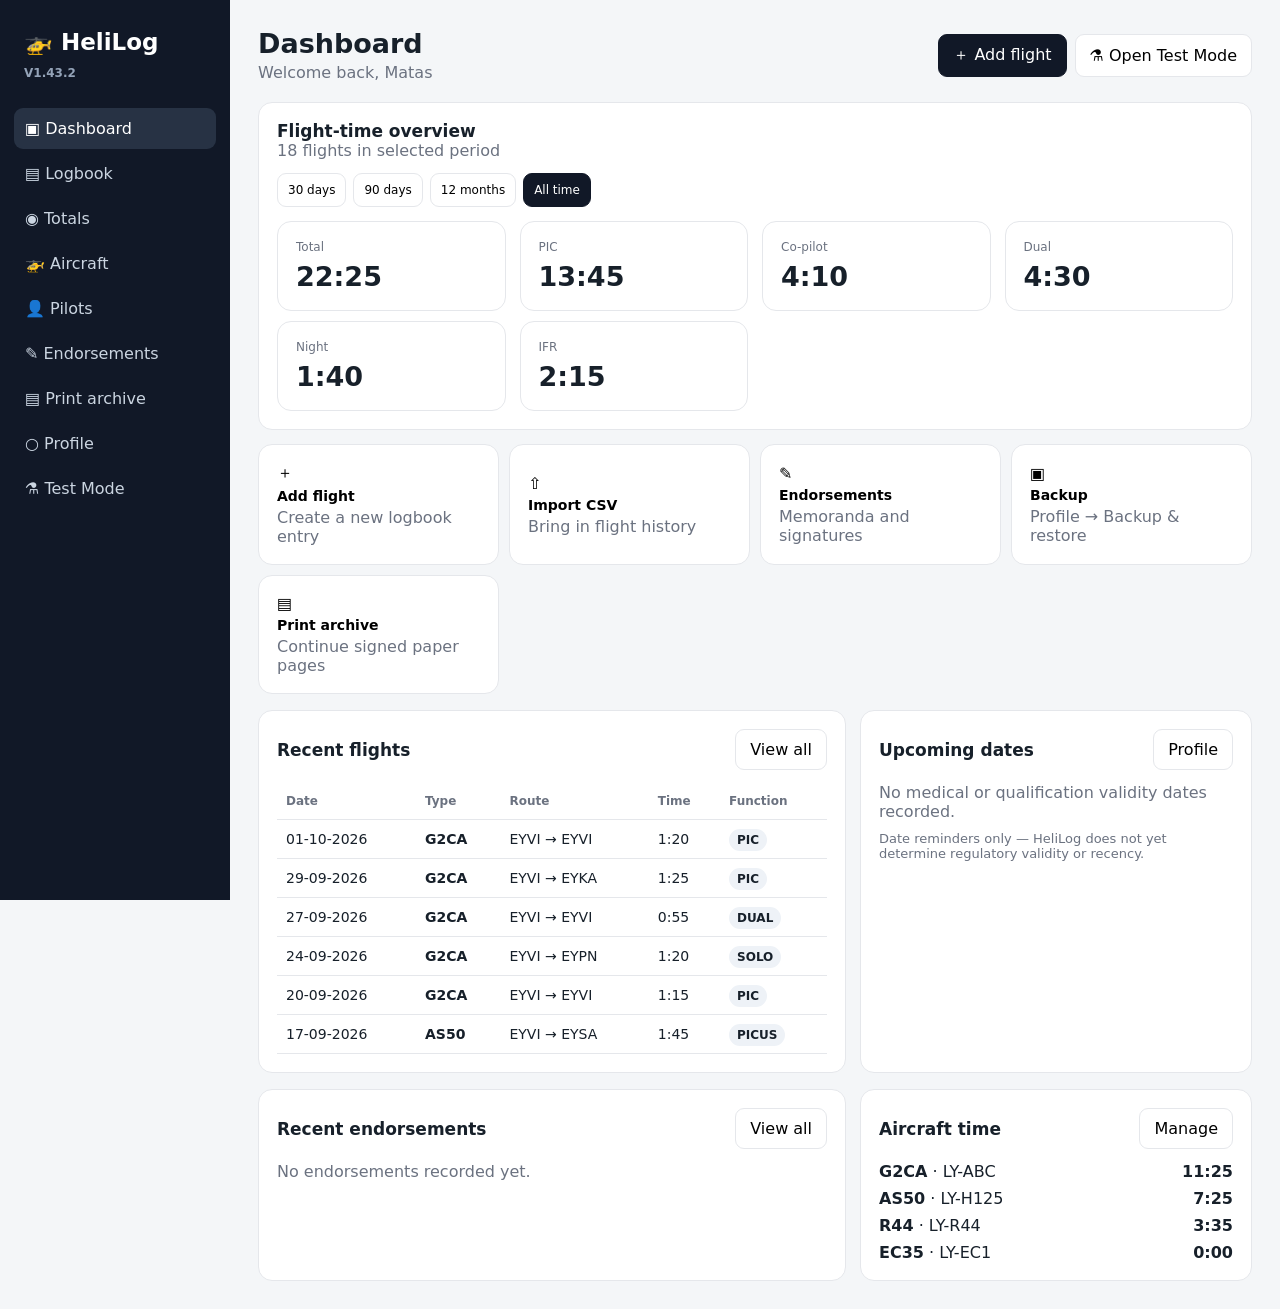
<file: legacy/v1.43.2/index.html>
<!DOCTYPE html>
<html lang="en">
<head>
<meta charset="UTF-8">
<meta name="viewport" content="width=device-width,initial-scale=1,viewport-fit=cover">
<meta name="theme-color" content="#111827">
<meta name="apple-mobile-web-app-capable" content="yes">
<meta name="apple-mobile-web-app-status-bar-style" content="default">
<meta name="apple-mobile-web-app-title" content="HeliLog">
<meta name="mobile-web-app-capable" content="yes">
<link rel="manifest" href="./manifest.webmanifest">
<link rel="apple-touch-icon" href="./apple-touch-icon.png">
<link rel="icon" type="image/png" sizes="192x192" href="./icon-192.png">
<title>HeliLog V1.43.2 PWA Prototype</title>
<style>
:root{--bg:#f4f6f8;--panel:#fff;--ink:#17202a;--muted:#6b7280;--line:#e5e7eb;--dark:#111827;--soft:#eef2f7}
*{box-sizing:border-box}body{margin:0;font-family:Inter,system-ui,Segoe UI,sans-serif;background:var(--bg);color:var(--ink)}
/* Keep normal swiping and scrolling but disable pinch/double-tap page zoom inside installed touch PWAs. */
html.helilog-no-zoom,html.helilog-no-zoom body{touch-action:pan-x pan-y}
/* Installed phone/tablet app: flight entry and viewing only; browser retains management tools. */
html.installed-touch-app .web-only-tool,
html.installed-touch-app .logbook-filter-controls,
html.installed-touch-app nav button[data-v="printarchive"]{display:none!important}
html.installed-touch-app .dashboard-actions{grid-template-columns:repeat(3,minmax(0,1fr))}
html.installed-touch-app .logbook-flight-list{margin-top:0}
button,input,select,textarea{font:inherit}button{cursor:pointer}.layout{display:flex;min-height:100vh}
aside{width:230px;background:var(--dark);color:white;padding:22px 14px;position:fixed;inset:0 auto 0 0}.brand{font-size:23px;font-weight:800;padding:7px 10px 24px}
nav button{width:100%;border:0;background:transparent;color:#cbd5e1;text-align:left;padding:11px;border-radius:9px;margin:2px 0}
nav button:hover,nav button.on{background:#273244;color:#fff}main{margin-left:230px;padding:28px;width:calc(100% - 230px);max-width:1450px}
.top{display:flex;align-items:center;justify-content:space-between;margin-bottom:20px}.top h1{margin:0;font-size:27px}.sub{color:var(--muted);margin-top:4px}
.btn{border:1px solid var(--line);background:#fff;border-radius:9px;padding:10px 14px}.primary{background:var(--dark);color:#fff;border-color:var(--dark)}
.grid{display:grid;gap:14px}.stats{grid-template-columns:repeat(4,1fr)}.two{grid-template-columns:1.5fr 1fr}.card{background:var(--panel);border:1px solid var(--line);border-radius:14px;padding:18px}
.label{font-size:12px;color:var(--muted)}.big{font-size:27px;font-weight:800;margin-top:7px}.head{display:flex;justify-content:space-between;align-items:center;margin-bottom:13px}.head h2{font-size:17px;margin:0}
table{width:100%;border-collapse:collapse;font-size:14px}th,td{padding:11px 9px;border-bottom:1px solid var(--line);text-align:left;white-space:nowrap}th{font-size:12px;color:var(--muted)}tr.click{cursor:pointer}
.tag{font-size:12px;background:var(--soft);border-radius:999px;padding:4px 8px;font-weight:700}.form{display:grid;gap:15px}.formgrid{display:grid;grid-template-columns:1fr 1fr;gap:14px}
.field label{font-size:13px;font-weight:700;display:block;margin-bottom:6px}.field input,.field select,.field textarea{width:100%;border:1px solid #d5dae0;border-radius:9px;padding:10px;background:#fff}.field textarea{min-height:90px}
.inline{display:grid;grid-template-columns:1fr 1fr;gap:8px}
.timewrap{position:relative}.timewrap input[type=text]{padding-right:44px}
.uppercase-input{text-transform:uppercase}
.timebtn{position:absolute;right:5px;top:5px;width:34px;height:34px;border:0;background:transparent;border-radius:7px;font-size:18px}
.timebtn:hover{background:#eef2f7}
.time-input-invalid{border-color:#d92d20!important;box-shadow:0 0 0 2px rgba(217,45,32,.08)}
.field-error{display:none;color:#b42318;font-size:12px;margin-top:5px}
.field-error.show{display:block}
.timepicker{display:none;position:absolute;right:0;top:45px;z-index:50;background:#fff;border:1px solid #d5dae0;border-radius:10px;box-shadow:0 10px 25px rgba(0,0,0,.15);padding:10px;min-width:190px}
.timepicker.open{display:block}
.timepicker-row{display:flex;align-items:center;gap:7px}
.timepicker select{width:70px;border:1px solid #d5dae0;border-radius:8px;padding:8px;background:#fff}
.timepicker .colon{font-weight:800}
.timepicker-actions{display:flex;justify-content:flex-end;gap:6px;margin-top:9px}
.timepicker-actions button{border:1px solid #d5dae0;background:#fff;border-radius:7px;padding:6px 9px}
.timepicker-actions .settime{background:#111827;color:#fff;border-color:#111827}
.errorbox{display:none;background:#fff4f2;border:1px solid #f3b4aa;color:#8a1c12;border-radius:9px;padding:11px;font-size:13px}
.errorbox.show{display:block}
.editnotice{background:#f8fafc;border:1px solid var(--line);border-radius:9px;padding:10px 12px;font-size:13px;color:#4b5563}
.dangerbtn{background:#fff;color:#b42318;border:1px solid #f1b4ad}
.dangerbtn:hover{background:#fff5f3}
.modalbackdrop{display:none;position:fixed;inset:0;background:rgba(17,24,39,.45);z-index:100;align-items:center;justify-content:center;padding:18px}
.modalbackdrop.open{display:flex}
.modal{background:#fff;border-radius:14px;border:1px solid var(--line);box-shadow:0 20px 50px rgba(0,0,0,.22);max-width:440px;width:100%;padding:20px}
.modal h3{margin:0 0 8px;font-size:20px}.modal p{color:#6b7280;margin:0 0 18px}
.modal-actions{display:flex;justify-content:flex-end;gap:8px}.note{font-size:13px;color:#4b5563;background:#f8fafc;border:1px solid var(--line);border-radius:9px;padding:11px}.actions{display:flex;justify-content:flex-end;gap:8px;border-top:1px solid var(--line);padding-top:15px}
.aircraft{grid-template-columns:repeat(3,1fr)}.icao{font-size:24px;font-weight:850}.muted{color:var(--muted)}details{border:1px solid var(--line);border-radius:10px;padding:10px 12px;background:#fafafa}details summary{cursor:pointer;font-weight:700}
.mobile{display:none}.section-title{font-size:14px;font-weight:800;margin-top:4px}
.checkbox-row{display:flex;align-items:center;gap:9px;padding:10px 0}
.checkbox-row input[type=checkbox]{width:18px;height:18px;accent-color:#111827}
.checkbox-row label{font-size:14px;font-weight:700;cursor:pointer}
.filterbar{display:grid;grid-template-columns:2fr repeat(3,1fr);gap:10px;align-items:end;margin-bottom:14px}
.filterbar.second{grid-template-columns:repeat(4,1fr) auto}
.filterfield label{display:block;font-size:11px;font-weight:750;color:var(--muted);margin-bottom:5px;text-transform:uppercase;letter-spacing:.03em}
.filterfield input,.filterfield select{width:100%;border:1px solid #d5dae0;border-radius:8px;padding:9px 10px;background:#fff}
.filtermeta{display:flex;justify-content:space-between;align-items:flex-start;gap:12px;border-top:1px solid var(--line);padding-top:12px;margin-top:12px;color:var(--muted);font-size:13px}
.filtertotals{display:flex;flex-wrap:wrap;justify-content:flex-end;gap:18px}
.filtertotals span{white-space:nowrap}
.resultcount{font-weight:700;color:var(--ink)}
.importsummary{margin-top:12px;padding:11px;border:1px solid var(--line);border-radius:9px;background:#f8fafc;font-size:13px}
.importerrors{max-height:150px;overflow:auto;margin-top:10px;color:#b42318;font-size:12px}
.importpreview{max-height:230px;overflow:auto;margin-top:12px;border:1px solid var(--line);border-radius:9px}
.importpreview table{font-size:12px}
.fileinput{width:100%;border:1px dashed #b8c0ca;border-radius:10px;padding:16px;background:#fafafa}
.successbox{background:#ecfdf3;border:1px solid #abefc6;color:#067647;border-radius:9px;padding:10px 12px;font-size:13px;margin-top:10px}
.choice-row{display:flex;gap:10px;flex-wrap:wrap;margin-top:4px}
.choice-option{display:flex;align-items:center;gap:7px;border:1px solid var(--line);border-radius:9px;padding:9px 12px;background:#fff;cursor:pointer}
.choice-option input{margin:0}
.engine-indicator{border:1px solid var(--line);border-radius:9px;background:#f8fafc;padding:10px 12px;font-weight:700}
.engine-indicator .tick{margin-right:6px}

.pilot-card{position:relative}
.badge{display:inline-flex;align-items:center;padding:3px 7px;border-radius:999px;background:#eef2ff;color:#3730a3;font-size:11px;font-weight:700}
.badge.gray{background:#f1f5f9;color:#475569}
.pic-row{display:grid;grid-template-columns:1fr auto;gap:8px;align-items:end}
.pic-row .field{margin:0}
.signature-placeholder{border:1px dashed var(--line);border-radius:8px;padding:8px 10px;background:#fafafa;color:var(--muted);font-size:12px}

.profilegrid{display:grid;grid-template-columns:repeat(2,minmax(0,1fr));gap:16px}
.profileline{display:grid;grid-template-columns:145px 1fr;gap:12px;padding:8px 0;border-bottom:1px solid var(--line)}
.profileline:last-child{border-bottom:0}
.profileline .k{font-size:12px;color:var(--muted);font-weight:700;text-transform:uppercase;letter-spacing:.03em}
.qual-list{display:grid;gap:10px}
.qual-item{border:1px solid var(--line);border-radius:10px;padding:12px;background:#fff}
.qual-top{display:flex;justify-content:space-between;gap:12px;align-items:flex-start}
.qual-meta{display:flex;gap:14px;flex-wrap:wrap;margin-top:8px;color:var(--muted);font-size:12px}
.qual-actions{display:flex;gap:7px;flex-wrap:wrap}
.empty-state{padding:18px;border:1px dashed var(--line);border-radius:10px;color:var(--muted);text-align:center}
.endorsement-list{display:grid;gap:12px}
.endorsement-card{border:1px solid var(--line);border-radius:12px;padding:14px;background:#fff}
.endorsement-body{white-space:pre-wrap;line-height:1.45;margin-top:10px}
.endorsement-meta{display:flex;gap:14px;flex-wrap:wrap;font-size:12px;color:var(--muted);margin-top:8px}
.signature-preview{margin-top:12px;border-top:1px solid var(--line);padding-top:10px;display:flex;gap:12px;align-items:flex-end;justify-content:space-between;flex-wrap:wrap}
.signature-preview img{max-width:220px;max-height:70px;display:block}
.signature-status{font-size:12px;color:var(--muted)}
.signature-canvas-wrap{border:1px solid var(--line);border-radius:10px;background:#fff;padding:10px}
#signatureCanvas{width:100%;height:190px;display:block;border:1px dashed #aab2bd;border-radius:8px;touch-action:none;background:#fff}
.signer-card{border:1px solid var(--line);border-radius:10px;background:#f8fafc;padding:12px;margin-bottom:12px}
@media(max-width:760px){.profilegrid{grid-template-columns:1fr}.profileline{grid-template-columns:1fr;gap:2px}}

@media(max-width:1050px){.filterbar,.filterbar.second{grid-template-columns:repeat(2,1fr)}}
@media(max-width:650px){.filterbar,.filterbar.second{grid-template-columns:1fr}.filtermeta{align-items:flex-start;flex-direction:column}}.kpi-grid{display:grid;grid-template-columns:repeat(4,1fr);gap:14px}.mini{font-size:13px;color:var(--muted)}
@media(max-width:850px){
  html,body{overscroll-behavior-y:none;overflow-x:clip}
  .layout{width:100%;max-width:100%;min-width:0}
  main,.card,.grid>*{min-width:0}
  .desktop-only{display:none!important}
  .mobile-logbook th:nth-child(3),.mobile-logbook td:nth-child(3),
  .mobile-logbook th:nth-child(7),.mobile-logbook td:nth-child(7),
  .mobile-logbook th:nth-child(9),.mobile-logbook td:nth-child(9),
  .mobile-logbook th:nth-child(10),.mobile-logbook td:nth-child(10),
  .mobile-logbook th:nth-child(11),.mobile-logbook td:nth-child(11){display:none}
  .mobile-logbook th,.mobile-logbook td{padding-left:7px;padding-right:7px}
  .mobile-logbook{font-size:12px}
  aside{display:none}
  main{
    margin:0;
    width:100%;
    max-width:100%;
    min-width:0;
    padding:calc(14px + env(safe-area-inset-top)) 12px calc(88px + env(safe-area-inset-bottom));
  }
  .stats,.kpi-grid{grid-template-columns:repeat(2,minmax(0,1fr))}
  .two,.formgrid{grid-template-columns:1fr}
  .aircraft{grid-template-columns:1fr}
  .card{padding:15px;border-radius:12px}
  .top{align-items:flex-start;gap:12px;flex-direction:column;margin-bottom:16px}
  .top>div:last-child:not(:first-child){width:100%}
  .top>div:last-child:not(:first-child) .btn,.top>button{min-height:44px}
  .top h1{font-size:23px}
  .sub{font-size:13px}
  button,.btn{min-height:44px}
  input,select,textarea{font-size:16px}
  textarea{min-height:110px}
  .field input,.field select,.field textarea{min-height:46px}
  .choice-option{min-height:46px;flex:1 1 145px}
  .filterbar,.filterbar.second{grid-template-columns:1fr}
  .filtermeta{align-items:flex-start;flex-direction:column}
  .filtertotals{justify-content:flex-start;gap:8px 16px}
  .timepicker{max-width:calc(100vw - 32px)}
  .modal{max-height:calc(100vh - 30px);overflow:auto;margin:15px}
  .form .actions{
    position:static;
    z-index:auto;
    background:#fff;
    border-top:1px solid var(--line);
    margin:18px -15px -15px;
    padding:12px 15px 15px;
  }
  .form .actions .btn{flex:1}
  .mobile{
    display:grid;
    grid-template-columns:repeat(4,1fr);
    position:fixed;
    z-index:50;
    bottom:0;
    left:0;
    right:0;
    background:rgba(255,255,255,.97);
    backdrop-filter:blur(14px);
    border-top:1px solid var(--line);
    padding:5px 6px calc(5px + env(safe-area-inset-bottom));
    box-shadow:0 -4px 18px rgba(15,23,42,.06);
  }
  .mobile button{
    border:0;
    background:transparent;
    min-height:52px;
    border-radius:10px;
    font-size:11px;
    font-weight:700;
    color:#64748b;
    display:flex;
    flex-direction:column;
    justify-content:center;
    align-items:center;
    gap:2px;
  }
  .mobile button.on{background:#eef2f7;color:#111827}
  .mobile .navicon{font-size:18px;line-height:1}
  .keyboard-open .mobile{display:none!important}
  .keyboard-open main{padding-bottom:calc(18px + env(safe-area-inset-bottom))}
  .more-grid{grid-template-columns:repeat(2,minmax(0,1fr))}
  .more-link{min-height:92px;text-align:left;display:flex;flex-direction:column;justify-content:center;gap:5px}
  .more-link b{font-size:15px}
  .mobile-hide{display:none!important}
}
@media(max-width:480px){
  .stats,.kpi-grid{grid-template-columns:1fr 1fr}
  .big{font-size:23px}
  .card{padding:13px}
  main{padding-left:10px;padding-right:10px}
  .more-grid{grid-template-columns:1fr 1fr}
}
@media(min-width:851px) and (max-width:1180px){
  aside{width:205px}
  main{margin-left:205px;width:calc(100% - 205px);padding:24px 20px}
  .stats,.kpi-grid{grid-template-columns:repeat(2,minmax(0,1fr))}
  .two{grid-template-columns:1fr}
}
.pwa-state{display:flex;align-items:center;gap:8px;flex-wrap:wrap}
.pwa-dot{width:9px;height:9px;border-radius:50%;background:#94a3b8;display:inline-block}
.pwa-dot.ok{background:#16a34a}
.pwa-dot.warn{background:#d97706}
.install-help{font-size:12px;color:var(--muted);line-height:1.45}
.more-grid{display:grid;gap:12px}

.dashboard-range{display:flex;gap:7px;flex-wrap:wrap;margin-bottom:14px}
.dashboard-range button{min-height:34px;padding:7px 10px;font-size:12px}
.dashboard-range button.on{background:var(--dark);color:#fff;border-color:var(--dark)}
.dashboard-actions{display:grid;grid-template-columns:repeat(4,minmax(0,1fr));gap:10px}
.dashboard-action{text-align:left;min-height:82px;display:flex;flex-direction:column;justify-content:center;gap:4px}
.dashboard-action b{font-size:14px}
.reminder-list{display:grid;gap:9px}
.reminder-item{display:flex;justify-content:space-between;gap:12px;align-items:flex-start;padding:10px 0;border-bottom:1px solid var(--line)}
.reminder-item:last-child{border-bottom:0}
.reminder-days{font-size:12px;font-weight:700;white-space:nowrap}
.reminder-days.soon{color:#b54708}
.reminder-days.past{color:#b42318}
.aircraft-summary{display:grid;gap:8px}
.aircraft-summary-row{display:flex;justify-content:space-between;gap:12px}
.endorsement-mini{padding:9px 0;border-bottom:1px solid var(--line)}
.endorsement-mini:last-child{border-bottom:0}
@media(max-width:850px){.dashboard-actions{grid-template-columns:repeat(2,minmax(0,1fr))}}
.helilog-date-entry{position:relative;width:100%}
.helilog-date-entry>input[type=text]{width:100%;padding-right:55px}
.helilog-date-icon{position:absolute;right:15px;top:50%;transform:translateY(-50%);font-size:18px;color:#48556b;pointer-events:none}
.helilog-native-picker{position:absolute;top:0;right:0;width:48px;height:100%;border:0!important;padding:0;opacity:0;cursor:pointer;z-index:2}
.helilog-native-picker::-webkit-calendar-picker-indicator{position:absolute;inset:0;width:100%;height:100%;opacity:0;cursor:pointer}
html.helilog-test-mode main::before{
  content:"⚗ TEST MODE — FICTIONAL DATA · NOT YOUR MAIN LOGBOOK";
  display:block;position:sticky;top:0;z-index:40;background:#ffefb5;color:#513600;
  padding:12px 16px;margin-bottom:12px;border:1px solid #d8ae32;
  border-radius:8px;font-size:13px;font-weight:800;letter-spacing:.03em;text-align:center
}
html.helilog-test-mode aside{border-right:4px solid #e6a816}
html.helilog-test-mode .brand::after{
  content:"TEST SANDBOX";display:block;color:#f8d56e;font-size:11px;letter-spacing:.08em;margin-top:5px
}
</style></head>
<body><div class="layout">
<aside><div class="brand">🚁 HeliLog <span style="font-size:12px;color:#94a3b8">V1.43.2</span></div><nav>
<button data-v="dashboard">▣ Dashboard</button><button data-v="logbook">▤ Logbook</button><button data-v="totals">◉ Totals</button><button data-v="aircraft">🚁 Aircraft</button><button data-v="pilots">👤 Pilots</button><button data-v="endorsements">✎ Endorsements</button><button data-v="printarchive">▤ Print archive</button><button data-v="profile">○ Profile</button><button data-v="testmode">⚗ Test Mode</button>
</nav></aside><main id="app"></main>
<div class="mobile">
  <button data-v="dashboard"><span class="navicon">⌂</span><span>Home</span></button>
  <button data-v="logbook"><span class="navicon">▤</span><span>Logbook</span></button>
  <button data-v="add"><span class="navicon">＋</span><span>Flight</span></button>
  <button data-v="mobilemore"><span class="navicon">•••</span><span>More</span></button>
</div>
</div>
<div id="deleteModal" class="modalbackdrop" onclick="if(event.target===this)closeDeleteModal()">
  <div class="modal" role="dialog" aria-modal="true" aria-labelledby="deleteTitle">
    <h3 id="deleteTitle">Delete flight?</h3>
    <p id="deleteText">This will remove the flight from the V1 prototype logbook.</p>
    <div class="modal-actions">
      <button class="btn" type="button" onclick="closeDeleteModal()">Cancel</button>
      <button class="btn dangerbtn" type="button" onclick="confirmDeleteFlight()">Delete flight</button>
    </div>
  </div>
</div>

<div id="importModal" class="modalbackdrop" onclick="if(event.target===this)closeImportModal()">
  <div class="modal" style="max-width:760px" role="dialog" aria-modal="true" aria-labelledby="importTitle">
    <h3 id="importTitle">Import flights from CSV</h3>
    <p>Select a HeliLog-format CSV. The file is checked before anything is added to your logbook.</p>
    <input id="csvFileInput" class="fileinput" type="file" accept=".csv,text/csv">
    <div style="display:flex;gap:8px;flex-wrap:wrap;margin-top:10px">
      <button class="btn" type="button" onclick="downloadImportTemplate()">Download blank CSV template</button>
    </div>
    <div id="importStatus"></div>
    <div id="importPreview"></div>
    <div class="modal-actions" style="margin-top:16px">
      <button class="btn" type="button" onclick="closeImportModal()">Cancel</button>
      <button id="confirmImportBtn" class="btn primary" type="button" onclick="confirmCSVImport()" disabled>Import flights</button>
    </div>
  </div>
</div>

<div id="exportModal" class="modalbackdrop" onclick="if(event.target===this)closeExportModal()">
  <div class="modal" style="max-width:620px" role="dialog" aria-modal="true" aria-labelledby="exportTitle">
    <h3 id="exportTitle">Export logbook</h3>
    <p>Export all flights, or only the flights currently visible through your Logbook filters.</p>

    <div class="field" style="margin-bottom:14px">
      <label>Export scope</label>
      <select id="exportScope" onchange="refreshExportSummary()">
        <option value="filtered">Current filtered flights</option>
        <option value="all">All flights</option>
      </select>
    </div>

    <div id="exportSummary" class="importsummary"></div>

    <div style="display:grid;grid-template-columns:1fr 1fr;gap:10px;margin-top:14px">
      <button class="btn" type="button" onclick="exportLogbookCSV()">
        Export CSV
      </button>
      <button class="btn primary" type="button" onclick="exportPrintableLogbook()">
        Print / Save as PDF
      </button>
    </div>

    <div class="note" style="margin-top:14px">
      CSV is compatible with the HeliLog importer. This PDF export is for reviewing or sharing flights and does not register printed pages. For continuous numbered, signed pages, use <b>Print archive</b> on the desktop website.
    </div>

    <div class="modal-actions" style="margin-top:16px">
      <button class="btn" type="button" onclick="closeExportModal()">Close</button>
    </div>
  </div>
</div>
<script>
const LIVE_KEY='helilog_v111'; // Existing live logbook key: never rename.
const SANDBOX_KEY='helilog_v142_sandbox';
const MODE_KEY='helilog_v142_mode';
const TEST_MODE=localStorage.getItem(MODE_KEY)==='test';
const KEY=TEST_MODE?SANDBOX_KEY:LIVE_KEY;
// All existing logbook saves, migrations, imports and archive snapshots use KEY.
// Test and live records therefore reside in distinct browser-storage entries.
document.documentElement.classList.toggle('helilog-test-mode',TEST_MODE);
const seed={pilot:{name:'Matas',licence:'CPL(H)',authority:'TKA'},aircraft:[
{id:'a1',reg:'LY-ABC',manufacturer:'Guimbal',model:'Cabri',variant:'G2',icao:'G2CA',engine:'Single engine'},
{id:'a2',reg:'LY-H125',manufacturer:'Airbus',model:'H125',variant:'',icao:'AS50',engine:'Single engine'},
{id:'a3',reg:'LY-R44',manufacturer:'Robinson',model:'R44',variant:'Raven II',icao:'R44',engine:'Single engine'},
{id:'a_ec135_demo',reg:'LY-EC1',manufacturer:'Airbus Helicopters',model:'EC135',variant:'',icao:'EC35',engine:'Multi engine'}
],people:[
{id:'p1',name:'Matas'},{id:'p2',name:'Jonas Instructor'},{id:'p3',name:'Marco Rossi'},{id:'p4',name:'Anna Pilot'}
],flights:[
{id:'f101',date:'2026-10-01',aid:'a1',dep:'EYVI',arr:'EYVI',off:'10:15',on:'11:35',mins:80,role:'PIC',picName:'Matas',nightMin:0,ifrMin:0,takeoffDay:3,takeoffNight:0,landingDay:3,landingNight:0,crossCountry:false,remarks:'Local handling flight'},
{id:'f102',date:'2026-09-29',aid:'a1',dep:'EYVI',arr:'EYKA',off:'09:30',on:'10:55',mins:85,role:'PIC',picName:'Matas',nightMin:0,ifrMin:0,takeoffDay:1,takeoffNight:0,landingDay:1,landingNight:0,crossCountry:true,remarks:'Cross-country to Kaunas'},
{id:'f103',date:'2026-09-27',aid:'a1',dep:'EYVI',arr:'EYVI',off:'13:10',on:'14:05',mins:55,role:'DUAL',picName:'Jonas Instructor',nightMin:0,ifrMin:0,takeoffDay:4,takeoffNight:0,landingDay:4,landingNight:0,crossCountry:false,remarks:'Advanced handling training'},
{id:'f104',date:'2026-09-24',aid:'a1',dep:'EYVI',arr:'EYPN',off:'15:05',on:'16:25',mins:80,role:'SOLO',picName:'Matas',nightMin:0,ifrMin:0,takeoffDay:1,takeoffNight:0,landingDay:1,landingNight:0,crossCountry:true,remarks:'Solo navigation exercise'},
{id:'f105',date:'2026-09-20',aid:'a1',dep:'EYVI',arr:'EYVI',off:'19:10',on:'20:25',mins:75,role:'PIC',picName:'Matas',nightMin:35,ifrMin:0,takeoffDay:1,takeoffNight:2,landingDay:1,landingNight:2,crossCountry:false,remarks:'Night circuits'},
{id:'f106',date:'2026-09-17',aid:'a2',dep:'EYVI',arr:'EYSA',off:'08:20',on:'10:05',mins:105,role:'PICUS',picName:'Marco Rossi',nightMin:0,ifrMin:30,takeoffDay:1,takeoffNight:0,landingDay:1,landingNight:0,crossCountry:true,remarks:'Supervised cross-country with IFR segment'},
{id:'f107',date:'2026-09-14',aid:'a2',dep:'EYSA',arr:'EYVI',off:'11:00',on:'12:30',mins:90,role:'PICUS',picName:'Marco Rossi',nightMin:0,ifrMin:20,takeoffDay:1,takeoffNight:0,landingDay:1,landingNight:0,crossCountry:true,remarks:'Return sector under supervision'},
{id:'f108',date:'2026-09-10',aid:'a2',dep:'EYVI',arr:'EYVI',off:'17:40',on:'18:35',mins:55,role:'CO-PILOT',picName:'Anna Pilot',nightMin:0,ifrMin:0,takeoffDay:2,takeoffNight:0,landingDay:2,landingNight:0,crossCountry:false,remarks:'Familiarisation flight'},
{id:'f109',date:'2026-09-06',aid:'a1',dep:'EYVI',arr:'EYVI',off:'07:15',on:'08:05',mins:50,role:'SPIC',picName:'Jonas Instructor',nightMin:0,ifrMin:0,takeoffDay:3,takeoffNight:0,landingDay:3,landingNight:0,crossCountry:false,remarks:'SPIC local training'},
{id:'f110',date:'2026-09-02',aid:'a3',dep:'EYVI',arr:'EYKA',off:'12:25',on:'13:50',mins:85,role:'DUAL',picName:'Anna Pilot',nightMin:0,ifrMin:0,takeoffDay:1,takeoffNight:0,landingDay:1,landingNight:0,crossCountry:true,remarks:'R44 conversion navigation'},
{id:'f111',date:'2026-08-29',aid:'a3',dep:'EYKA',arr:'EYVI',off:'14:10',on:'15:30',mins:80,role:'DUAL',picName:'Anna Pilot',nightMin:0,ifrMin:0,takeoffDay:1,takeoffNight:0,landingDay:1,landingNight:0,crossCountry:true,remarks:'R44 return navigation'},
{id:'f112',date:'2026-08-25',aid:'a1',dep:'EYVI',arr:'EYVI',off:'20:20',on:'21:25',mins:65,role:'PIC',picName:'Matas',nightMin:65,ifrMin:0,takeoffDay:0,takeoffNight:4,landingDay:0,landingNight:4,crossCountry:false,remarks:'Night proficiency'},
{id:'f113',date:'2026-08-19',aid:'a2',dep:'EYVI',arr:'EYPA',off:'09:00',on:'10:40',mins:100,role:'CO-PILOT',picName:'Marco Rossi',nightMin:0,ifrMin:45,takeoffDay:1,takeoffNight:0,landingDay:1,landingNight:0,crossCountry:true,remarks:'IFR training sector'},
{id:'f114',date:'2026-08-15',aid:'a2',dep:'EYPA',arr:'EYVI',off:'12:30',on:'14:05',mins:95,role:'CO-PILOT',picName:'Marco Rossi',nightMin:0,ifrMin:40,takeoffDay:1,takeoffNight:0,landingDay:1,landingNight:0,crossCountry:true,remarks:'IFR return sector'},
{id:'f115',date:'2026-08-09',aid:'a1',dep:'EYVI',arr:'EYMO',off:'16:00',on:'17:10',mins:70,role:'PIC',picName:'Matas',nightMin:0,ifrMin:0,takeoffDay:1,takeoffNight:0,landingDay:1,landingNight:0,crossCountry:true,remarks:'Cross-country navigation'},
{id:'f116',date:'2026-08-03',aid:'a1',dep:'EYMO',arr:'EYVI',off:'10:40',on:'11:50',mins:70,role:'PIC',picName:'Matas',nightMin:0,ifrMin:0,takeoffDay:1,takeoffNight:0,landingDay:1,landingNight:0,crossCountry:true,remarks:'Return navigation'},
{id:'f117',date:'2026-07-28',aid:'a1',dep:'EYVI',arr:'EYVI',off:'06:50',on:'07:45',mins:55,role:'PIC',picName:'Matas',nightMin:0,ifrMin:0,takeoffDay:5,takeoffNight:0,landingDay:5,landingNight:0,crossCountry:false,remarks:'Circuits and confined area practice'},
{id:'f118',date:'2026-07-22',aid:'a3',dep:'EYVI',arr:'EYVI',off:'18:10',on:'19:00',mins:50,role:'DUAL',picName:'Anna Pilot',nightMin:0,ifrMin:0,takeoffDay:3,takeoffNight:0,landingDay:3,landingNight:0,crossCountry:false,remarks:'R44 handling'}
]}; 
let S;
try{
  const stored=localStorage.getItem(KEY);
  if(TEST_MODE&&!stored)throw new Error('The test sandbox is missing. Exit Test Mode via the sandbox settings; main logbook data has not been modified.');
  S=JSON.parse(stored||'null')||seed;
}
catch(e){
  // Never overwrite corrupt stored records with the demo seed.
  const root=document.getElementById('app');
  if(root)root.innerHTML='<div class="card"><h2>Stored HeliLog data cannot be read</h2>'+
    '<p>Your existing browser data has NOT been reset or overwritten. Do not clear site storage. '+
    'Restore from a known-good backup only after preserving the original browser data.</p>'+
    (TEST_MODE?'<button class="btn" onclick="localStorage.removeItem(\'helilog_v142_mode\');location.reload()">Return to main logbook safely</button>':'')+
    '</div>';
  throw new Error('HeliLog stopped to protect unreadable stored data: '+String(e.message||e));
}
const $=s=>document.querySelector(s), app=$('#app');

function normalizeEngineConfig(v){
  let s=String(v||'').trim().toLowerCase();
  if(s==='me' || s.includes('multi')) return 'Multi engine';
  return 'Single engine';
}
function engineCode(a){
  return normalizeEngineConfig(a?.engine)==='Multi engine'?'ME':'SE';
}
function flightPilotConfig(f){
  if(f?.pilotConfig==='multi' || f?.pilotConfig==='single') return f.pilotConfig;
  return Number(f?.multiPilotMin||0)>0?'multi':'single';
}
function configurationTimes(f){
  let mins=Number(f?.mins||0);
  if(flightPilotConfig(f)==='multi') return {spSE:0,spME:0,multi:mins};
  let a=ac(f?.aid);
  return engineCode(a)==='ME'
    ? {spSE:0,spME:mins,multi:0}
    : {spSE:mins,spME:0,multi:0};
}
function ensureV116Data(){
  if(!Array.isArray(S.aircraft)) S.aircraft=[];
  if(!Array.isArray(S.flights)) S.flights=[];
  if(!Array.isArray(S.people)) S.people=[];

  S.aircraft.forEach(a=>a.engine=normalizeEngineConfig(a.engine));
  if(!S.cleanStart && !S.aircraft.some(a=>String(a.icao||'').toUpperCase()==='EC35')){
    S.aircraft.push({id:'a_ec135_demo',reg:'LY-EC1',manufacturer:'Airbus Helicopters',model:'EC135',variant:'',icao:'EC35',engine:'Multi engine'});
  }

  // Ensure the account holder also has a linked pilot profile.
  let owner=S.people.find(p=>String(p.name||'').trim().toLowerCase()===String(S.pilot.name||'').trim().toLowerCase());
  if(!owner){
    owner={id:'p_owner',name:S.pilot.name,role:'Account holder',licence:S.pilot.licence||'',notes:'',isAccountHolder:true};
    S.people.unshift(owner);
  }
  owner.isAccountHolder=true;
  owner.role=owner.role||'Account holder';
  owner.licence=owner.licence||S.pilot.licence||'';
  owner.notes=owner.notes||'';

  S.people.forEach((p,i)=>{
    if(!p.id) p.id='p'+Date.now()+i;
    p.name=String(p.name||'').trim();
    p.role=p.role||(p.isAccountHolder?'Account holder':'Pilot');
    p.licence=p.licence||'';
    p.notes=p.notes||'';
  });

  S.flights.forEach(f=>{
    if(!f.pilotConfig) f.pilotConfig=Number(f.multiPilotMin||0)>0?'multi':'single';
    if(!f.picPersonId && f.picName){
      let person=S.people.find(p=>p.name.toLowerCase()===String(f.picName).trim().toLowerCase());
      if(person) f.picPersonId=person.id;
    }
  });

  try{localStorage.setItem(KEY,JSON.stringify(S))}catch(e){}
}
ensureV116Data();

function ensureV121Data(){
  if(!S.pilot || typeof S.pilot!=='object') S.pilot={};
  S.pilot.name=S.pilot.name||'';
  S.pilot.licenceType=S.pilot.licenceType||S.pilot.licence||'';
  S.pilot.licenceNumber=S.pilot.licenceNumber||'';
  S.pilot.authority=S.pilot.authority||'';
  // Keep the older field for compatibility with earlier HeliLog versions.
  S.pilot.licence=S.pilot.licenceType;

  if(!S.pilot.medical || typeof S.pilot.medical!=='object'){
    S.pilot.medical={class:'',number:'',issueDate:'',validUntil:'',notes:''};
  }else{
    S.pilot.medical.class=S.pilot.medical.class||'';
    S.pilot.medical.number=S.pilot.medical.number||'';
    S.pilot.medical.issueDate=S.pilot.medical.issueDate||'';
    S.pilot.medical.validUntil=S.pilot.medical.validUntil||'';
    S.pilot.medical.notes=S.pilot.medical.notes||'';
  }

  if(!Array.isArray(S.qualifications)){
    S.qualifications=[];
    if(S.pilot.licenceType){
      S.qualifications.push({
        id:'q_primary_licence',
        category:'Licence',
        name:S.pilot.licenceType,
        number:S.pilot.licenceNumber||'',
        issueDate:'',
        validUntil:'',
        notes:'Primary flight crew licence',
        isPrimary:true
      });
    }
    S.qualifications.push({
      id:'q_g2_demo',
      category:'Type rating',
      name:'Cabri G2',
      number:'',
      issueDate:'',
      validUntil:'',
      notes:'',
      isPrimary:false
    });
  }

  S.qualifications.forEach((q,i)=>{
    if(!q.id) q.id='q'+Date.now()+i;
    q.category=q.category||'Other';
    q.name=q.name||'';
    q.number=q.number||'';
    q.issueDate=q.issueDate||'';
    q.validUntil=q.validUntil||'';
    q.notes=q.notes||'';
    q.isPrimary=!!q.isPrimary;
  });

  let owner=ownerPerson();
  if(owner){
    owner.name=S.pilot.name;
    owner.licence=pilotLicenceDisplay();
  }

  if(!Array.isArray(S.endorsements)) S.endorsements=[];
  S.endorsements.forEach((e,i)=>{
    if(!e.id) e.id='e'+Date.now()+i;
    e.date=e.date||'';
    e.category=e.category||'Other';
    e.title=e.title||'';
    e.text=e.text||'';
    e.location=e.location||'';
    e.qualificationId=e.qualificationId||'';
    e.signatoryPersonId=e.signatoryPersonId||'';
    e.signatureData=e.signatureData||'';
    e.signedAt=e.signedAt||'';
    e.signedName=e.signedName||'';
    e.signedLicence=e.signedLicence||'';
  });

  try{localStorage.setItem(KEY,JSON.stringify(S))}catch(e){}
}
function pilotLicenceDisplay(){
  let t=String(S.pilot?.licenceType||S.pilot?.licence||'').trim();
  let n=String(S.pilot?.licenceNumber||'').trim();
  return [t,n].filter(Boolean).join(' · ');
}

// Native date inputs display MM/DD/YYYY in some browser locales.
// Always show DD-MM-YYYY in HeliLog, while persisting ISO YYYY-MM-DD.
function europeanDateField(id,iso='',required=false){
  const str=htmlEscape(formatDate(iso||''));
  return `<div class="helilog-date-entry">
    <input id="${id}" type="text" inputmode="numeric" maxlength="10" autocomplete="off"
      placeholder="DD-MM-YYYY" aria-label="Date in DD-MM-YYYY format"
      value="${str}" ${required?'required':''}
      oninput="europeanDateTyping(this)" onblur="validateEuropeanDate(this)">
    <span class="helilog-date-icon" aria-hidden="true">▦</span>
    <input id="${id}NativePicker" class="helilog-native-picker" type="date"
      aria-label="Choose date from calendar" tabindex="-1"
      value="${htmlEscape(parseExternalDate(iso)||'')}"
      onchange="chooseEuropeanDate('${id}',this)">
  </div>`;
}
function europeanDateTyping(el){
  let raw=el.value.trim();
  // A pasted ISO date also resolves to the agreed day-first format.
  if(/^\d{4}-\d{2}-\d{2}$/.test(raw)){
    el.value=formatDate(raw);
  }else if(/^[\d-]*$/.test(raw)){
    const digits=raw.replace(/\D/g,'').slice(0,8);
    el.value=digits.slice(0,2)+(digits.length>2?'-'+digits.slice(2,4):'')+
      (digits.length>4?'-'+digits.slice(4):'');
  }
  const native=document.getElementById(el.id+'NativePicker');
  const iso=parseExternalDate(el.value);
  if(native)native.value=iso||'';
  el.classList.remove('time-input-invalid');
}
function validateEuropeanDate(el){
  const raw=String(el?.value||'').trim();
  if(!raw){el.classList.remove('time-input-invalid');return true;}
  const iso=parseExternalDate(raw);
  if(!iso){el.classList.add('time-input-invalid');return false;}
  el.value=formatDate(iso);
  el.classList.remove('time-input-invalid');
  const native=document.getElementById(el.id+'NativePicker');
  if(native)native.value=iso;
  return true;
}
function chooseEuropeanDate(id,native){
  const field=document.getElementById(id);
  if(!field)return;
  field.value=native.value?formatDate(native.value):'';
  field.classList.remove('time-input-invalid');
  field.dispatchEvent(new Event('input',{bubbles:true}));
  field.dispatchEvent(new Event('change',{bubbles:true}));
}
function readEuropeanDate(id,required=false){
  const el=document.getElementById(id);
  if(!el)return null;
  const raw=String(el.value||'').trim();
  const iso=raw?parseExternalDate(raw):'';
  if((required&&!iso)||(raw&&!iso)){
    el.classList.add('time-input-invalid');
    el.focus();
    return null;
  }
  if(iso)el.value=formatDate(iso);
  el.classList.remove('time-input-invalid');
  return iso;
}

function formatDate(v){
  let s=String(v||'').trim();
  let m=s.match(/^(\d{4})-(\d{2})-(\d{2})$/);
  return m?`${m[3]}-${m[2]}-${m[1]}`:s;
}
function parseExternalDate(v){
  let s=String(v||'').trim();
  let iso=s.match(/^(\d{4})-(\d{2})-(\d{2})$/);
  let eu=s.match(/^(\d{2})-(\d{2})-(\d{4})$/);
  let y,m,d;
  if(iso){y=Number(iso[1]);m=Number(iso[2]);d=Number(iso[3]);}
  else if(eu){d=Number(eu[1]);m=Number(eu[2]);y=Number(eu[3]);}
  else return null;
  let dt=new Date(y,m-1,d);
  if(dt.getFullYear()!==y || dt.getMonth()!==m-1 || dt.getDate()!==d) return null;
  return `${String(y).padStart(4,'0')}-${String(m).padStart(2,'0')}-${String(d).padStart(2,'0')}`;
}
function formatDateTime(v){
  if(!v) return '—';
  let d=new Date(v);
  if(Number.isNaN(d.getTime())) return String(v);
  let isoLocal=`${d.getFullYear()}-${String(d.getMonth()+1).padStart(2,'0')}-${String(d.getDate()).padStart(2,'0')}`;
  return `${formatDate(isoLocal)} ${String(d.getHours()).padStart(2,'0')}:${String(d.getMinutes()).padStart(2,'0')}`;
}
function displayDate(v){return v?htmlEscape(formatDate(v)):'—'}
function qualificationById(id){return S.qualifications.find(q=>q.id===id)}
ensureV121Data();

function ensureV130Data(){
  const defaults={
    total:0,spSE:0,spME:0,multi:0,
    pic:0,copilot:0,dual:0,spic:0,picus:0,instructor:0,
    night:0,ifr:0,
    toDay:0,toNight:0,ldgDay:0,ldgNight:0
  };
  if(!S.broughtForward || typeof S.broughtForward!=='object') S.broughtForward={};
  Object.entries(defaults).forEach(([k,v])=>{
    let n=Number(S.broughtForward[k]);
    S.broughtForward[k]=Number.isFinite(n) && n>=0?n:v;
  });
  try{localStorage.setItem(KEY,JSON.stringify(S))}catch(e){}
}
ensureV130Data();

function ensureV131Data(){
  let hasImportedValues=Object.values(S.broughtForward||{}).some(v=>Number(v||0)>0);
  if(typeof S.broughtForwardImported!=='boolean') S.broughtForwardImported=hasImportedValues;
  if(typeof S.broughtForwardImportedAt!=='string') S.broughtForwardImportedAt='';
  try{localStorage.setItem(KEY,JSON.stringify(S))}catch(e){}
}
ensureV131Data();

// Additive migration; existing previous totals remain unchanged.
function ensureV136Data(){
  if(!Array.isArray(S.broughtForwardByType)) S.broughtForwardByType=[];
  S.broughtForwardByType=S.broughtForwardByType
    .filter(e=>e && typeof e==='object')
    .map(e=>({icao:String(e.icao||'').trim().toUpperCase(),minutes:Math.round(Number(e.minutes||0))}))
    .filter(e=>/^[A-Z0-9]{2,4}$/.test(e.icao) && Number.isSafeInteger(e.minutes) && e.minutes>0);
  try{localStorage.setItem(KEY,JSON.stringify(S))}catch(e){}
}
ensureV136Data();

// V1.37: persistent print archive, separate from electronic flight records.
function ensureV137Data(){
  if(!S.printArchive || typeof S.printArchive!=='object') S.printArchive={};
  let p=S.printArchive;
  if(!Array.isArray(p.batches)) p.batches=[];
  if(!Number.isSafeInteger(p.firstPage) || p.firstPage<1) p.firstPage=1;
  if(typeof p.paperReference!=='string') p.paperReference='';
  if(!Array.isArray(p.corrections))p.corrections=[];
  try{localStorage.setItem(KEY,JSON.stringify(S))}catch(e){}
}
ensureV137Data();

function ownerPerson(){
  return S.people.find(p=>p.isAccountHolder) ||
    S.people.find(p=>String(p.name||'').toLowerCase()===String(S.pilot.name||'').toLowerCase());
}
function personById(id){return S.people.find(p=>p.id===id)}
function personByName(name){
  let n=String(name||'').trim().toLowerCase();
  return S.people.find(p=>String(p.name||'').trim().toLowerCase()===n);
}
function ensurePersonForName(name){
  let clean=String(name||'').trim();
  if(!clean) return null;
  let existing=personByName(clean);
  if(existing) return existing;
  let p={
    id:'p'+Date.now()+Math.random().toString(36).slice(2,6),
    name:clean,
    role:'Pilot',
    licence:'',
    notes:'',
    isAccountHolder:false
  };
  S.people.push(p);
  return p;
}

let editingFlightId=null;
let correctingArchivedId=null;
let pendingDeleteFlightId=null;
let pendingImport=null;
let editingAircraftId=null;
let editingPersonId=null;
let editingQualificationId=null;
let editingEndorsementId=null;
function save(){
  try{localStorage.setItem(KEY,JSON.stringify(S));return true;}
  catch(e){
    console.error('HeliLog could not save changes:',e);
    alert('HeliLog could not save changes to this device. The browser storage may be full or unavailable. Export a Full Backup and check browser storage before continuing.');
    return false;
  }
}
function fmt(n){n=Math.max(0,Number(n)||0);return Math.floor(n/60)+':'+String(n%60).padStart(2,'0')}
function parseHM(v){if(!v)return 0;let p=v.split(':').map(Number);return (p[0]||0)*60+(p[1]||0)}
function ac(id){return S.aircraft.find(a=>a.id===id)}
function recordedTotals(){
  return effectiveFlights().reduce((t,f)=>{
    let mins=Number(f.mins||0);
    let cfg=configurationTimes(f);
    t.total+=mins;
    t.spSE+=cfg.spSE;t.spME+=cfg.spME;t.multi+=cfg.multi;
    t.single+=flightPilotConfig(f)==='multi'?0:mins;
    if(engineCode(ac(f.aid))==='ME')t.engineME+=mins;
    else if(!isSimulatorSession(f))t.engineSE+=mins;
    t.copilot+=f.role==='CO-PILOT'?mins:0;
    t.dual+=f.role==='DUAL'?mins:0;
    t.pic+=['PIC','SOLO','SPIC','PICUS'].includes(f.role)?mins:0;
    t.spic+=f.role==='SPIC'?mins:0;
    t.picus+=f.role==='PICUS'?mins:0;
    t.instructor+=Number(f.instrMin||0);
    t.night+=Number(f.nightMin||0);
    t.ifr+=Number(f.ifrMin||0);
    t.toDay+=Number(f.takeoffDay||0);
    t.toNight+=Number(f.takeoffNight||0);
    t.ldgDay+=Number(f.landingDay||0);
    t.ldgNight+=Number(f.landingNight||0);
    return t;
  },{total:0,spSE:0,spME:0,single:0,multi:0,engineSE:0,engineME:0,pic:0,copilot:0,dual:0,spic:0,picus:0,instructor:0,night:0,ifr:0,toDay:0,toNight:0,ldgDay:0,ldgNight:0});
}
function calcTotals(){
  let t=recordedTotals(), b=S.broughtForward||{};
  Object.keys(t).forEach(k=>{
    const previous=k==='single'?(b.single??(Number(b.spSE||0)+Number(b.spME||0))):
      k==='engineSE'?(b.engineSE??Number(b.spSE||0)):
      k==='engineME'?(b.engineME??Number(b.spME||0)):
      b[k];
    t[k]+=Number(previous||0);
  });
  return t;
}
// Paper type-breakdowns are only used in aircraft-type totals, never career totals.
function combinedTotalsByType(){
  let by=new Map();
  (S.broughtForwardByType||[]).forEach(e=>{
    let icao=String(e.icao||'').trim().toUpperCase();
    if(icao)by.set(icao,(by.get(icao)||0)+Number(e.minutes||0));
  });
  effectiveFlights().forEach(f=>{
    let icao=String(ac(f.aid)?.icao||'—').trim().toUpperCase();
    by.set(icao,(by.get(icao)||0)+Number(f.mins||0));
  });
  return [...by.entries()].filter(([,mins])=>mins>0).sort((a,b)=>b[1]-a[1]||a[0].localeCompare(b[0]));
}
const SPECIAL_OPS=[
  {code:'VRLL',label:'VRLL — Vertical-reference long-line'},
  {code:'HESLO1',label:'HESLO 1 — Short-line external load (up to 20 m)'},
  {code:'HESLO2',label:'HESLO 2 — Long-line external load (over 20 m)'},
  {code:'HESLO3',label:'HESLO 3 — Specialised external load'},
  {code:'HESLO4',label:'HESLO 4 — Advanced external load'},
  {code:'HEC',label:'HEC — Human external cargo'},
  {code:'NVIS',label:'NVG / NVIS — Night-vision operations'},
  {code:'HHO',label:'HHO — Helicopter hoist operations'},
  {code:'OFFSHORE',label:'Offshore operations'},
  {code:'FIRE',label:'Aerial firefighting / water bucket'},
  {code:'MOUNTAIN',label:'Mountain operations'},
  {code:'SURVEY',label:'Aerial survey / patrol'}
];
const SPECIAL_OP_KEYS=new Set(SPECIAL_OPS.map(op=>op.code));
function validSpecialOps(ops,total){
  if(ops===undefined || ops===null)return {valid:true,ops:{}};
  if(!ops || typeof ops!=='object' || Array.isArray(ops))return {valid:false,error:'Special operations must be an object.'};
  const result={};
  for(const [code,mins] of Object.entries(ops)){
    if(!SPECIAL_OP_KEYS.has(code))return {valid:false,error:'Unknown operation code '+code+'.'};
    if(!Number.isSafeInteger(mins) || mins<0 || mins>total)return {valid:false,error:code+' time cannot exceed flight time.'};
    result[code]=mins;
  }
  return {valid:true,ops:result};
}
function specialOpsAnnotation(f){
  const ops=f?.specialOps||{};
  const codes=SPECIAL_OPS.filter(op=>Object.prototype.hasOwnProperty.call(ops,op.code)).map(op=>op.code);
  return codes.length?'OPS: '+codes.join(', '):'';
}
function flightRemarksForDisplay(f){
  return [String(f?.remarks||'').trim(),specialOpsAnnotation(f)].filter(Boolean).join(' | ');
}
function specialisedTotals(){
  return SPECIAL_OPS.map(op=>{
    const flights=effectiveFlights().filter(f=>Object.prototype.hasOwnProperty.call(f.specialOps||{},op.code));
    return {...op,flights:flights.length,minutes:flights.reduce((n,f)=>n+Number(f.specialOps[op.code]||0),0)};
  }).filter(e=>e.flights);
}
function broughtForwardInputMinutes(v){return Number(v||0)>0?fmt(Number(v)):'';
}
function parseBroughtForwardMinutes(v){
  let s=String(v||'').trim().replace(',','.');
  if(!s) return 0;
  let hm=s.match(/^(\d{1,5}):([0-5]\d)$/);
  if(hm) return Number(hm[1])*60+Number(hm[2]);
  if(/^\d+(?:\.\d+)?$/.test(s)) return Math.round(Number(s)*60);
  return null;
}

let deferredInstallPrompt=null;

function isStandaloneApp(){
  return window.matchMedia?.('(display-mode: standalone)')?.matches || window.navigator.standalone===true;
}

function setupInstalledMobileZoomGuard(){
  // Only alter the installed touch-based app. Normal browser pages keep accessibility zoom.
  const touchDevice=('ontouchstart' in window)||navigator.maxTouchPoints>0;
  if(!touchDevice || !isStandaloneApp()) return;
  document.documentElement.classList.add('helilog-no-zoom');

  // Keep the original viewport meta tag unchanged: changing it after initial layout
  // can leave iOS standalone WebKit zoomed/cropped with no way to zoom back out.
  // WebKit's gesture events still need explicit cancellation on some iOS versions.
  const stopPinch=e=>{if(e.cancelable)e.preventDefault()};
  document.addEventListener('gesturestart',stopPinch,{passive:false});
  document.addEventListener('gesturechange',stopPinch,{passive:false});
  document.addEventListener('touchmove',e=>{
    if(e.touches.length>1 && e.cancelable)e.preventDefault();
  },{passive:false});
}
setupInstalledMobileZoomGuard();

function isAppleMobile(){
  return /iPad|iPhone|iPod/.test(navigator.userAgent) ||
    (navigator.platform==='MacIntel' && navigator.maxTouchPoints>1);
}
function isInstalledTouchApp(){
  return isStandaloneApp() && isAppleMobile();
}
// Detect the installation mode rather than the viewport width: iPad landscape
// and larger iPhones must still use the simplified installed-app Logbook.
if(isInstalledTouchApp()) document.documentElement.classList.add('installed-touch-app');

function pwaEnvironment(){
  if(isStandaloneApp()) return {kind:'installed',label:'Installed app',detail:'HeliLog is running in standalone app mode.'};
  if(location.protocol==='file:') return {kind:'file',label:'File mode',detail:'Responsive app works, but install/offline PWA features need HTTPS or localhost.'};
  if(location.protocol==='https:' || location.hostname==='localhost' || location.hostname==='127.0.0.1'){
    return {kind:'secure',label:'PWA ready',detail:'Secure context detected. HeliLog can use its offline app cache.'};
  }
  return {kind:'http',label:'Web mode',detail:'The app is being served, but full offline PWA features normally require HTTPS.'};
}
function pwaStatusMarkup(){
  let e=pwaEnvironment();
  let cls=e.kind==='installed'||e.kind==='secure'?'ok':e.kind==='file'||e.kind==='http'?'warn':'';
  let extra='';
  if(isAppleMobile() && !isStandaloneApp()){
    extra='<div class="install-help" style="margin-top:7px">iPhone/iPad: Safari → Share → Add to Home Screen.</div>';
  }else if(deferredInstallPrompt && !isStandaloneApp()){
    extra='<div class="install-help" style="margin-top:7px">This browser is ready to show the install prompt.</div>';
  }
  return `<div class="pwa-state"><span class="pwa-dot ${cls}"></span><b>${e.label}</b><span class="muted">${e.detail}</span></div>${extra}`;
}
function updatePWAStatus(){
  ['pwaStatus','mobilePWAStatus'].forEach(id=>{
    let el=document.getElementById(id);
    if(el) el.innerHTML=pwaStatusMarkup();
  });
}
async function installHeliLog(){
  if(isStandaloneApp()){
    alert('HeliLog is already running as an installed app.');
    return;
  }
  if(deferredInstallPrompt){
    deferredInstallPrompt.prompt();
    try{await deferredInstallPrompt.userChoice}catch(e){}
    deferredInstallPrompt=null;
    updatePWAStatus();
    return;
  }
  if(isAppleMobile()){
    alert('On iPhone or iPad: open HeliLog in Safari, tap Share, then choose “Add to Home Screen”. For full offline support, use the HTTPS-hosted PWA version.');
    return;
  }
  if(location.protocol==='file:'){
    alert('This HTML file is running in file mode. The responsive interface works, but browser installation and offline caching require HeliLog to be served from localhost or HTTPS. Use the hosted HeliLog PWA.');
    return;
  }
  alert('Use your browser menu and choose “Install HeliLog” or “Install app” if available.');
}

window.addEventListener('beforeinstallprompt',ev=>{
  ev.preventDefault();
  deferredInstallPrompt=ev;
  updatePWAStatus();
});
window.addEventListener('appinstalled',()=>{
  deferredInstallPrompt=null;
  updatePWAStatus();
});

if('serviceWorker' in navigator && (location.protocol==='https:' || location.hostname==='localhost' || location.hostname==='127.0.0.1')){
  window.addEventListener('load',()=>{
    navigator.serviceWorker.register('./service-worker.js').then(()=>updatePWAStatus()).catch(()=>updatePWAStatus());
  });
}

function header(title,sub,action=''){return `<div class="top"><div><h1>${title}</h1><div class="sub">${sub||''}</div></div>${action}</div>`}

let flightFormDirty=false;
let restoringFlightHistory=false;

function hasUnsavedFlightChanges(){
  return flightFormDirty && !!document.getElementById('flightForm');
}
function confirmLeaveFlightForm(){
  if(!hasUnsavedFlightChanges()) return true;
  return window.confirm('You have unsaved flight changes. Leave this page and discard them?');
}
function clearFlightFormGuard(){
  flightFormDirty=false;
}
function markFlightFormDirty(){
  if(document.getElementById('flightForm')) flightFormDirty=true;
}
function cancelFlightForm(returnFlightId=''){
  if(!confirmLeaveFlightForm()) return;
  correctingArchivedId=null;
  clearFlightFormGuard();
  if(returnFlightId) flight(returnFlightId);
  else go('dashboard');
}
function go(v){
  if(!confirmLeaveFlightForm()) return;
  correctingArchivedId=null;
  clearFlightFormGuard();
  if(location.hash==='#'+v) render();
  else location.hash=v;
}
function handleHeliLogHashChange(){
  if(restoringFlightHistory){
    restoringFlightHistory=false;
    return;
  }
  if(hasUnsavedFlightChanges() && !confirmLeaveFlightForm()){
    restoringFlightHistory=true;
    history.forward();
    return;
  }
  clearFlightFormGuard();
  render();
}
document.querySelectorAll('[data-v]').forEach(b=>b.onclick=()=>go(b.dataset.v));
window.onhashchange=handleHeliLogHashChange;
window.addEventListener('beforeunload',e=>{
  if(!hasUnsavedFlightChanges()) return;
  e.preventDefault();
  e.returnValue='';
});

function mobilemore(){
  app.innerHTML=header('More','Aircraft, pilot profiles, endorsements and your profile')+
  `<div class="grid more-grid">
    <button class="card more-link" onclick="go('aircraft')"><span>🚁</span><b>Aircraft</b><span class="muted">Fleet and SE/ME setup</span></button>
    <button class="card more-link" onclick="go('pilots')"><span>👤</span><b>Pilot profiles</b><span class="muted">Create PIC, instructor and examiner profiles</span></button>
    <button class="card more-link" onclick="go('endorsements')"><span>✎</span><b>Endorsements</b><span class="muted">Memoranda and signatures</span></button>
    <button class="card more-link" onclick="go('totals')"><span>◉</span><b>Totals</b><span class="muted">Flight-time breakdown</span></button>
    <button class="card more-link" onclick="go('profile')"><span>○</span><b>Profile</b><span class="muted">Licence, medical and backup</span></button>
    <button class="card more-link" onclick="go('testmode')"><span>⚗</span><b>Test Mode</b><span class="muted">Separate sandbox and safe reset</span></button>
    <button class="card more-link" onclick="installHeliLog()"><span>▣</span><b>Install HeliLog</b><span class="muted">Home-screen / PWA setup</span></button>
  </div>
  <div id="mobilePWAStatus" class="card" style="margin-top:14px"></div>`;
  updatePWAStatus();
}

// Dates are ISO YYYY-MM-DD, so their string order matches calendar order.
// Timed flights are placed by departure time; date-only simulator sessions
// follow timed flights on the same date (their precise session time is unknown).
// Both sort directions reverse the same comparator, preserving page continuity.
function compareFlightsOldest(a,b){
  const byDate=String(a.date||'').localeCompare(String(b.date||''));
  if(byDate)return byDate;
  const time=f=>isSimulatorSession(f)?'24:00':/^([01][0-9]|2[0-3]):[0-5][0-9]$/.test(f.off||'')?f.off:'24:00';
  const byTime=time(a).localeCompare(time(b));
  if(byTime)return byTime;
  const byCreated=String(a.createdAt||'').localeCompare(String(b.createdAt||''));
  if(byCreated)return byCreated;
  return String(a.id||'').localeCompare(String(b.id||''));
}
function compareFlightsNewest(a,b){return compareFlightsOldest(b,a)}
function dashboardPeriodFlights(days){
  if(!days) return effectiveFlights().filter(f=>!isSimulatorSession(f));
  let now=new Date();
  let cutoff=new Date(now.getFullYear(),now.getMonth(),now.getDate());
  cutoff.setDate(cutoff.getDate()-(days-1));
  let cutoffStr=cutoff.toISOString().slice(0,10);
  return effectiveFlights().filter(f=>!isSimulatorSession(f)&&String(f.date||'')>=cutoffStr);
}
function dashboardPeriodTotals(flights){
  return {
    total:flights.reduce((n,f)=>n+Number(f.mins||0),0),
    pic:flights.reduce((n,f)=>n+(['PIC','SOLO','SPIC','PICUS'].includes(f.role)?Number(f.mins||0):0),0),
    copilot:flights.reduce((n,f)=>n+(f.role==='CO-PILOT'?Number(f.mins||0):0),0),
    dual:flights.reduce((n,f)=>n+(f.role==='DUAL'?Number(f.mins||0):0),0),
    night:flights.reduce((n,f)=>n+Number(f.nightMin||0),0),
    ifr:flights.reduce((n,f)=>n+Number(f.ifrMin||0),0)
  };
}
function daysUntil(dateStr){
  if(!dateStr) return null;
  let target=new Date(dateStr+'T00:00:00');
  if(Number.isNaN(target.getTime())) return null;
  let now=new Date();
  let today=new Date(now.getFullYear(),now.getMonth(),now.getDate());
  return Math.ceil((target-today)/86400000);
}
function dashboardReminders(){
  let r=[];
  let med=S.pilot?.medical;
  if(med?.validUntil) r.push({label:`Medical ${med.class||''}`.trim(),date:med.validUntil,type:'Medical'});
  (S.qualifications||[]).forEach(q=>{
    if(q.validUntil) r.push({label:q.name||q.category||'Qualification',date:q.validUntil,type:q.category||'Qualification'});
  });
  return r.sort((a,b)=>a.date.localeCompare(b.date));
}
function setDashboardRange(days,button){
  let flights=dashboardPeriodFlights(days).sort(compareFlightsNewest);
  let t=days?dashboardPeriodTotals(flights):calcTotals();
  [['dashTotal',t.total],['dashPIC',t.pic],['dashCopilot',t.copilot],['dashDual',t.dual],['dashNight',t.night],['dashIFR',t.ifr]]
    .forEach(([id,val])=>{let el=document.getElementById(id);if(el)el.textContent=fmt(val)});
  let count=document.getElementById('dashFlightCount');if(count)count.textContent=flights.length;
  document.querySelectorAll('.dashboard-range button').forEach(b=>b.classList.toggle('on',b===button));
}
function dashboard(){
  let fs=effectiveFlights().filter(f=>!isSimulatorSession(f)).sort(compareFlightsNewest);
  let t=calcTotals();
  let reminders=dashboardReminders().slice(0,6);
  let endorsements=[...(S.endorsements||[])].sort((a,b)=>(b.date||'').localeCompare(a.date||'')).slice(0,4);
  let aircraftRows=S.aircraft.map(a=>{
    let mins=effectiveFlights().filter(f=>f.aid===a.id).reduce((n,f)=>n+Number(f.mins||0),0);
    return {a,mins};
  }).sort((a,b)=>b.mins-a.mins);

  app.innerHTML=header('Dashboard',`Welcome back, ${S.pilot.name}`,`<div style="display:flex;gap:8px;flex-wrap:wrap"><button class="btn primary" onclick="go('add')">＋ Add flight</button><button class="btn" onclick="go('testmode')">⚗ ${TEST_MODE?'Test Mode settings':'Open Test Mode'}</button></div>`)+
  `<div class="card">
    <div class="head"><div><h2>Flight-time overview</h2><div class="muted"><span id="dashFlightCount">${fs.length}</span> flights in selected period</div></div></div>
    <div class="dashboard-range">
      <button class="btn" onclick="setDashboardRange(30,this)">30 days</button>
      <button class="btn" onclick="setDashboardRange(90,this)">90 days</button>
      <button class="btn" onclick="setDashboardRange(365,this)">12 months</button>
      <button class="btn on" onclick="setDashboardRange(null,this)">All time</button>
    </div>
    <div class="grid stats">
      <div class="card"><div class="label">Total</div><div class="big" id="dashTotal">${fmt(t.total)}</div></div>
      <div class="card"><div class="label">PIC</div><div class="big" id="dashPIC">${fmt(t.pic)}</div></div>
      <div class="card"><div class="label">Co-pilot</div><div class="big" id="dashCopilot">${fmt(t.copilot)}</div></div>
      <div class="card"><div class="label">Dual</div><div class="big" id="dashDual">${fmt(t.dual)}</div></div>
    </div>
    <div class="grid stats desktop-only" style="margin-top:10px">
      <div class="card"><div class="label">Night</div><div class="big" id="dashNight">${fmt(t.night)}</div></div>
      <div class="card"><div class="label">IFR</div><div class="big" id="dashIFR">${fmt(t.ifr)}</div></div>
    </div>
  </div>

  <div class="dashboard-actions desktop-only" style="margin-top:14px">
    <button class="card dashboard-action" onclick="go('add')"><span>＋</span><b>Add flight</b><span class="muted">Create a new logbook entry</span></button>
    <button class="card dashboard-action web-only-tool" onclick="openImportModal()"><span>⇧</span><b>Import CSV</b><span class="muted">Bring in flight history</span></button>
    <button class="card dashboard-action" onclick="go('endorsements')"><span>✎</span><b>Endorsements</b><span class="muted">Memoranda and signatures</span></button>
    <button class="card dashboard-action" onclick="go('profile')"><span>▣</span><b>Backup</b><span class="muted">Profile → Backup & restore</span></button>
    <button class="card dashboard-action web-only-tool" onclick="go('printarchive')"><span>▤</span><b>Print archive</b><span class="muted">Continue signed paper pages</span></button>
  </div>

  <div class="grid two" style="margin-top:16px">
    <div class="card">
      <div class="head"><h2>Recent flights</h2><button class="btn" onclick="go('logbook')">View all</button></div>
      <div style="overflow:auto"><table><thead><tr><th>Date</th><th>Type</th><th>Route</th><th>Time</th><th>Function</th></tr></thead><tbody>${fs.slice(0,6).map(row).join('')}</tbody></table></div>
    </div>
    <div class="card">
      <div class="head"><h2>Upcoming dates</h2><button class="btn" onclick="go('profile')">Profile</button></div>
      <div class="reminder-list">
        ${reminders.length?reminders.map(r=>{
          let d=daysUntil(r.date);
          let cls=d<0?'past':d<=60?'soon':'';
          let txt=d<0?`${Math.abs(d)} days past date`:d===0?'Today':`${d} days`;
          return `<div class="reminder-item"><div><b>${htmlEscape(r.label)}</b><div class="muted">${htmlEscape(r.type)} · ${displayDate(r.date)}</div></div><div class="reminder-days ${cls}">${txt}</div></div>`;
        }).join(''):'<div class="muted">No medical or qualification validity dates recorded.</div>'}
      </div>
      <div class="mini" style="margin-top:10px">Date reminders only — HeliLog does not yet determine regulatory validity or recency.</div>
    </div>
  </div>

  <div class="grid two desktop-only" style="margin-top:16px">
    <div class="card">
      <div class="head"><h2>Recent endorsements</h2><button class="btn" onclick="go('endorsements')">View all</button></div>
      ${endorsements.length?endorsements.map(e=>`<div class="endorsement-mini"><b>${htmlEscape(e.title||e.category||'Endorsement')}</b><div class="muted">${displayDate(e.date)} · ${e.signatureData?'Signed':'Unsigned'}</div></div>`).join(''):'<div class="muted">No endorsements recorded yet.</div>'}
    </div>
    <div class="card">
      <div class="head"><h2>Aircraft time</h2><button class="btn" onclick="go('aircraft')">Manage</button></div>
      <div class="aircraft-summary">
        ${aircraftRows.map(x=>`<div class="aircraft-summary-row"><span><b>${htmlEscape(x.a.icao||'—')}</b> · ${htmlEscape(x.a.reg||'—')}</span><b>${fmt(x.mins)}</b></div>`).join('')}
      </div>
    </div>
  </div>`;
}
function row(f){let a=ac(f.aid);return `<tr class="click" onclick="flight('${f.id}')"><td>${displayDate(f.date)}</td><td><b>${isSimulatorSession(f)?'SIM':a?.icao||'—'}</b></td><td>${isSimulatorSession(f)?htmlEscape(f.stdType):f.dep+' → '+f.arr}</td><td>${fmt(isSimulatorSession(f)?f.stdMin:f.mins)}</td><td><span class="tag">${isSimulatorSession(f)?'SIM':f.role}</span></td></tr>`}
function logbook(){
  let aircraftOptions=S.aircraft.map(a=>`<option value="${a.id}">${a.icao} — ${a.reg}</option>`).join('');
  app.innerHTML=header('Logbook',isInstalledTouchApp()?'View your flight records':'Search and filter your flight records',`<div style="display:flex;gap:8px;flex-wrap:wrap"><button class="btn desktop-only web-only-tool" onclick="openImportModal()">Import CSV</button><button class="btn desktop-only web-only-tool" onclick="openExportModal()">Export</button><button class="btn primary" onclick="go('add')">＋ Add flight</button></div>`)+`
  <div class="card logbook-flight-list">
    <div class="filterbar logbook-filter-controls">
      <div class="filterfield"><label>Search</label><input id="logSearch" type="search" placeholder="Route, PIC, registration, remarks…"></div>
      <div class="filterfield desktop-only"><label>From date</label>${europeanDateField('filterFrom')}</div>
      <div class="filterfield desktop-only"><label>To date</label>${europeanDateField('filterTo')}</div>
      <div class="filterfield desktop-only"><label>Aircraft</label><select id="filterAircraft"><option value="">All aircraft</option>${aircraftOptions}</select></div>
    </div>
    <div class="filterbar second desktop-only logbook-filter-controls">
      <div class="filterfield"><label>Pilot function</label><select id="filterRole"><option value="">All functions</option>${['PIC','CO-PILOT','DUAL','SOLO','SPIC','PICUS'].map(r=>`<option>${r}</option>`).join('')}</select></div>
      <div class="filterfield"><label>Cross-country</label><select id="filterXC"><option value="">All flights</option><option value="yes">XC only</option><option value="no">Non-XC only</option></select></div>
      <div class="filterfield"><label>Night</label><select id="filterNight"><option value="">All flights</option><option value="yes">Night time recorded</option><option value="no">No night time</option></select></div>
      <div class="filterfield"><label>IFR</label><select id="filterIFR"><option value="">All flights</option><option value="yes">IFR time recorded</option><option value="no">No IFR time</option></select></div>
      <button type="button" class="btn" onclick="clearLogbookFilters()">Clear filters</button>
    </div>
    <div style="overflow:auto">
      <table class="mobile-logbook">
        <thead><tr><th>Date</th><th>Type</th><th>Reg.</th><th>Departure</th><th>Arrival</th><th>Total</th><th>PIC name</th><th>Function</th><th>Night</th><th>IFR</th><th>XC</th></tr></thead>
        <tbody id="logbookBody"></tbody>
      </table>
    </div>
    <div class="filtermeta">
      <div><span id="resultCount" class="resultcount">0 flights</span> shown</div>
      <div class="filtertotals">
        <span>${isInstalledTouchApp()?'Logbook flight time':'Filtered flight time'}: <b id="filteredTime">0:00</b></span>
        <span>Simulator: <b id="filteredSimulatorTime">0:00</b></span>
        <span id="filteredIFRWrap" style="display:none">Filtered IFR time: <b id="filteredIFRTime">0:00</b></span>
        <span id="filteredNightWrap" style="display:none">Filtered Night time: <b id="filteredNightTime">0:00</b></span>
      </div>
    </div>
  </div>`;

  ['logSearch','filterFrom','filterTo','filterAircraft','filterRole','filterXC','filterNight','filterIFR'].forEach(id=>{
    let el=document.getElementById(id);
    el.addEventListener(['logSearch','filterFrom','filterTo'].includes(id)?'input':'change',applyLogbookFilters);
  });
  applyLogbookFilters();
}

function getFilteredFlights(){
  let q=(document.getElementById('logSearch')?.value||'').trim().toLowerCase();
  let from=readEuropeanDate('filterFrom')||'';
  let to=readEuropeanDate('filterTo')||'';
  let aircraftId=document.getElementById('filterAircraft')?.value||'';
  let role=document.getElementById('filterRole')?.value||'';
  let xc=document.getElementById('filterXC')?.value||'';
  let night=document.getElementById('filterNight')?.value||'';
  let ifr=document.getElementById('filterIFR')?.value||'';

  return effectiveFlights().filter(f=>{
    let a=ac(f.aid);
    let searchable=[
      f.date,f.dep,f.arr,f.off,f.on,f.picName,f.role,f.simCategory,f.simDevice,f.simQualification,f.stdType,flightRemarksForDisplay(f),
      a?.icao,a?.reg,a?.manufacturer,a?.model,a?.variant
    ].filter(Boolean).join(' ').toLowerCase();

    if(q && !searchable.includes(q)) return false;
    if(from && f.date<from) return false;
    if(to && f.date>to) return false;
    if(aircraftId && f.aid!==aircraftId) return false;
    if(role && f.role!==role) return false;
    if(xc==='yes' && !f.crossCountry) return false;
    if(xc==='no' && !!f.crossCountry) return false;
    if(night==='yes' && !(Number(f.nightMin||0)>0)) return false;
    if(night==='no' && Number(f.nightMin||0)>0) return false;
    if(ifr==='yes' && !(Number(f.ifrMin||0)>0)) return false;
    if(ifr==='no' && Number(f.ifrMin||0)>0) return false;
    return true;
  }).sort(compareFlightsNewest);
}

function applyLogbookFilters(){
  let body=document.getElementById('logbookBody');
  if(!body) return;
  let flights=getFilteredFlights();
  body.innerHTML=flights.length?flights.map(f=>{
    let a=ac(f.aid);
    return `<tr class="click" onclick="flight('${f.id}')">
      <td>${displayDate(f.date)}</td><td><b>${isSimulatorSession(f)?'SIM':a?.icao||'—'}</b></td><td>${isSimulatorSession(f)?htmlEscape(f.simCategory||'—'):a?.reg||'—'}</td>
      <td>${isSimulatorSession(f)?htmlEscape(f.stdType||simulatorDeviceLabel(f)):f.dep+' '+(f.off||'')}</td>
      <td>${isSimulatorSession(f)?'—':f.arr+' '+(f.on||'')}</td><td>${fmt(isSimulatorSession(f)?f.stdMin:f.mins)}</td>
      <td>${isSimulatorSession(f)?'—':f.picName||'—'}</td><td><span class="tag">${isSimulatorSession(f)?'SIM':f.role}</span></td>
      <td>${fmt(f.nightMin||0)}</td><td>${fmt(f.ifrMin||0)}</td><td>${f.crossCountry?'✓':'—'}</td>
    </tr>`;
  }).join(''):`<tr><td colspan="11" style="text-align:center;padding:28px;color:var(--muted)">No flights match the current filters.</td></tr>`;

  let total=flights.reduce((n,f)=>n+(Number(f.mins)||0),0);
  let ifrTotal=flights.reduce((n,f)=>n+(Number(f.ifrMin)||0),0);
  let nightTotal=flights.reduce((n,f)=>n+(Number(f.nightMin)||0),0);

  const simTotal=flights.filter(isSimulatorSession).reduce((n,f)=>n+Number(f.stdMin||0),0);
  document.getElementById('resultCount').textContent=`${flights.length} entr${flights.length===1?'y':'ies'}`;
  document.getElementById('filteredSimulatorTime').textContent=fmt(simTotal);
  document.getElementById('filteredTime').textContent=fmt(total);
  document.getElementById('filteredIFRTime').textContent=fmt(ifrTotal);
  document.getElementById('filteredNightTime').textContent=fmt(nightTotal);

  let ifrFilter=document.getElementById('filterIFR')?.value||'';
  let nightFilter=document.getElementById('filterNight')?.value||'';

  document.getElementById('filteredIFRWrap').style.display=ifrFilter?'inline':'none';
  document.getElementById('filteredNightWrap').style.display=nightFilter?'inline':'none';
}

function clearLogbookFilters(){
  ['logSearch','filterFrom','filterTo','filterAircraft','filterRole','filterXC','filterNight','filterIFR'].forEach(id=>{
    let el=document.getElementById(id); if(el) el.value='';
  });
  applyLogbookFilters();
}


const IMPORT_HEADERS=[
  'date','icao_type','registration','manufacturer','model','variant','engine_configuration',
  'departure','departure_time','arrival','arrival_time',
  'pilot_configuration','total_time',
  'pilot_function','pic_name','takeoffs_day','takeoffs_night',
  'landings_day','landings_night','night_time','ifr_time',
  'cross_country','remarks','special_ops',
  'entry_type','sim_category','sim_device','sim_qualification','sim_session_time'
];
const OPTIONAL_IMPORT_HEADERS=['engine_configuration','pilot_configuration','special_ops','entry_type','sim_category','sim_device','sim_qualification','sim_session_time'];
const LEGACY_CONFIG_HEADERS=['single_pilot_se_time','single_pilot_me_time','multi_pilot_time'];

// A conservative identity test: same date, aircraft registration, route and both
// times. Similar flights with different times are never removed automatically.
function flightFingerprint(date,registration,departure,off,arrival,on){
  const clean=v=>String(v||'').trim().toUpperCase().replace(/\s+/g,'');
  const parts=[date,registration,departure,off,arrival,on].map(clean);
  return parts.every(Boolean)?parts.join('|'):'';
}
function simulatorFingerprint(date,category,device,qualification,minutes,remarks){
  const clean=v=>String(v??'').trim().toUpperCase().replace(/\s+/g,' ');
  if(!date||(!device&&!category)||!Number.isSafeInteger(Number(minutes))||Number(minutes)<=0)return '';
  return ['SIM',date,category,device,qualification,minutes,remarks].map(clean).join('|');
}
function flightFingerprintForRecord(f,data=S){
  if(isSimulatorSession(f)){
    return simulatorFingerprint(f.date,f.simCategory,f.simDevice,f.simQualification,f.stdMin,f.remarks);
  }
  const a=(data.aircraft||[]).find(x=>x.id===f.aid);
  return flightFingerprint(f.date,a?.reg,f.dep,f.off,f.arr,f.on);
}
function flightFingerprintForImport(f){
  if(f.entryType==='simulator'){
    return simulatorFingerprint(f.date,f.simCategory,f.simDevice,f.simQualification,f.stdMin,f.remarks);
  }
  return flightFingerprint(f.date,f.aircraft?.reg,f.dep,f.off,f.arr,f.on);
}

function reconstructArchivedOpening(data,previous,batches){
  const out={...previous.closingTotals};
  if(['single','engineSE','engineME'].every(k=>Number.isFinite(out[k])))return out;
  const bf=data.broughtForward||{};
  let totals={
    single:Number(bf.single??(Number(bf.spSE||0)+Number(bf.spME||0))),
    engineSE:Number(bf.engineSE??bf.spSE??0),
    engineME:Number(bf.engineME??bf.spME??0)
  };
  for(const b of batches){
    const x=sumLogbookFields(b.flights||[],b.aircraft||data.aircraft);
    totals=addExportTotals(totals,x);
    const applied=(data.printArchive?.corrections||[]).filter(c=>c.confirmedAt&&(b.correctionsApplied||[]).includes(c.id));
    totals=addExportTotals(totals,sumCorrectionDeltas(applied,data.aircraft));
  }
  for(const k of ['single','engineSE','engineME']){
    if(!Number.isFinite(out[k]))out[k]=totals[k]||0;
  }
  return out;
}
function inspectHeliLogData(data){
  const errors=[],warnings=[];
  if(!data || typeof data!=='object')return {errors:['Data is not an object.'],warnings};
  if(!Array.isArray(data.flights) || !Array.isArray(data.aircraft))return {errors:['Flight or aircraft list is missing.'],warnings};
  const flightIds=new Set(),aircraftIds=new Set(),seenSignatures=new Map();
  for(const a of data.aircraft){
    if(!a || !a.id || !a.reg || !a.icao){errors.push('An aircraft record is incomplete.');continue;}
    if(aircraftIds.has(a.id))errors.push('Duplicate aircraft record ID: '+a.id);
    aircraftIds.add(a.id);
  }
  for(const f of data.flights){
    if(!f || !f.id){errors.push('A flight record is missing its ID.');continue;}
    if(flightIds.has(f.id))errors.push('Duplicate flight record ID: '+f.id);
    flightIds.add(f.id);
    const label=String(f.date||'?')+' / '+String(f.id);
    if(isSimulatorSession(f)){
      const simKey=flightFingerprintForRecord(f,data);
      if(simKey){
        if(seenSignatures.has(simKey))warnings.push('Possible duplicate simulator sessions: '+seenSignatures.get(simKey)+' and '+f.id+' ('+f.date+').');
        else seenSignatures.set(simKey,f.id);
      }
      if(!parseExternalDate(f.date))errors.push('Simulator '+label+' has an invalid date.');
      if(!String(f.simDevice||'').trim()&&!String(f.simCategory||'').startsWith('FNPT'))errors.push('Simulator '+label+' has no device/type.');
      if(!Number.isSafeInteger(f.stdMin)||f.stdMin<=0)errors.push('Simulator '+label+' has an invalid session time.');
      if(Number(f.mins||0)!==0)errors.push('Simulator '+label+' must have zero actual flight time.');
      continue;
    }
    if(!aircraftIds.has(f.aid))errors.push('Flight '+label+' references an unknown aircraft.');
    if(!parseExternalDate(f.date))errors.push('Flight '+label+' has an invalid date.');
    if(!importClock(f.off)||!importClock(f.on))errors.push('Flight '+label+' has invalid departure/arrival time.');
    const mins=Number(f.mins);
    if(!Number.isSafeInteger(mins)||mins<=0)errors.push('Flight '+label+' has invalid total time.');
    for(const field of ['nightMin','ifrMin','instrMin']){
      let n=Number(f[field]||0);
      if(!Number.isSafeInteger(n)||n<0||(Number.isFinite(mins)&&n>mins))
        errors.push('Flight '+label+' has invalid '+field+'.');
    }
    for(const field of ['takeoffDay','takeoffNight','landingDay','landingNight']){
      const n=Number(f[field]||0);
      if(!Number.isSafeInteger(n)||n<0)errors.push('Flight '+label+' has invalid '+field+'.');
    }
    const opsCheck=validSpecialOps(f.specialOps,mins);
    if(!opsCheck.valid)errors.push('Flight '+label+': '+opsCheck.error);
    if(opsCheck.valid && Number(opsCheck.ops.NVIS||0)>Number(f.nightMin||0))
      warnings.push('Flight '+label+' has NVIS time greater than recorded night flight time.');
    const sig=flightFingerprintForRecord(f,data);
    if(sig){
      if(seenSignatures.has(sig))warnings.push('Possible duplicate flights: '+seenSignatures.get(sig)+' and '+f.id+' ('+f.date+').');
      else seenSignatures.set(sig,f.id);
    }
  }
  const rawCorrections=data.printArchive?.corrections;
  const corrections=Array.isArray(rawCorrections)?rawCorrections:[];
  const batches=data.printArchive?.batches;
  if(rawCorrections!==undefined&&!Array.isArray(rawCorrections)){
    errors.push('Archive correction ledger is malformed.');
  }else{
    const correctionIDs=new Set(),lastConfirmed=new Map();
    for(const c of corrections){
      if(!c||!c.id||!c.flightId||!c.before||!c.after||!c.reason||!c.createdAt){
        errors.push('An archive correction record is incomplete.');continue;
      }
      if(correctionIDs.has(c.id))errors.push('Duplicate correction ID: '+c.id);
      correctionIDs.add(c.id);
      const archivedBatch=Array.isArray(batches)?batches.find(b=>b.id===c.sourceBatch):null;
      const index=archivedBatch?.flightIds?.indexOf(c.flightId)??-1;
      if(index<0)errors.push('Correction '+c.id+' does not reference an archived entry.');
      else if(c.sourcePage!==archivedBatch.firstPage+Math.floor(index/LOGBOOK_ROWS_PER_PAGE)
          ||c.sourceRow!==(index%LOGBOOK_ROWS_PER_PAGE)+1)
        errors.push('Correction '+c.id+' has an invalid source page or row.');
      if(c.before.id!==c.flightId||c.after.id!==c.flightId)
        errors.push('Correction '+c.id+' has mismatched record IDs.');
      if(isSimulatorSession(c.before)!==isSimulatorSession(c.after))
        errors.push('Correction '+c.id+' cannot convert a flight into a simulator or vice versa.');
      if(!correctionDifferences(c.before,c.after).length)
        errors.push('Correction '+c.id+' has no changed fields.');
      if(c.confirmedAt){
        const prior=lastConfirmed.get(c.flightId)||
          archivedBatch?.flights?.[index];
        if(prior&&correctionDifferences(prior,c.before).length)
          errors.push('Correction '+c.id+' does not chain from the previous confirmed value.');
        lastConfirmed.set(c.flightId,c.after);
      }else warnings.push('Pending unsigned correction addendum: '+c.id+'.');
      const revised=c.after;
      if(!parseExternalDate(revised.date))errors.push('Correction '+c.id+' has an invalid revised date.');
      if(isSimulatorSession(revised)){
        if(!Number.isSafeInteger(revised.stdMin)||revised.stdMin<=0)
          errors.push('Correction '+c.id+' has invalid simulator time.');
        if(!String(revised.simDevice||'').trim()&&!String(revised.simCategory||'').startsWith('FNPT'))
          errors.push('Correction '+c.id+' lacks its simulator device/type.');
      }else{
        const mins=Number(revised.mins);
        if(!Number.isSafeInteger(mins)||mins<=0)
          errors.push('Correction '+c.id+' has invalid revised flight time.');
        for(const field of ['nightMin','ifrMin','instrMin']){
          const n=Number(revised[field]||0);
          if(!Number.isSafeInteger(n)||n<0||n>mins)
            errors.push('Correction '+c.id+' has invalid '+field+'.');
        }
        const opsCheck=validSpecialOps(revised.specialOps,mins);
        if(!opsCheck.valid)errors.push('Correction '+c.id+': '+opsCheck.error);
      }
    }
  }
  if(batches!==undefined&&!Array.isArray(batches)){
    errors.push('Print archive batches are malformed.');
  }else if(Array.isArray(batches)){
    const archivedIDs=new Set(),appliedIDs=new Set();
    let previous=null;
    for(const b of batches){
      if(!b||!Array.isArray(b.flightIds)||!Array.isArray(b.flights)||!b.openingTotals||!b.closingTotals||
         !Number.isSafeInteger(b.firstPage)||!Number.isSafeInteger(b.pageCount)||b.pageCount<1){
        errors.push('An archived print batch is incomplete.');continue;
      }
      if(b.flightIds.length!==b.flights.length)errors.push('Archive '+b.id+' has mismatched flight counts.');
      if(b.pageCount!==Math.ceil(b.flights.length/LOGBOOK_ROWS_PER_PAGE))
        errors.push('Archive '+b.id+' has an invalid page count.');
      const calculated=sumLogbookFields(b.flights,Array.isArray(b.aircraft)?b.aircraft:data.aircraft);
      const expectedClosing=addExportTotals(b.openingTotals,calculated);
      const archiveFields=['total','spSE','spME','multi','pic','copilot','dual','instructor','night','ifr','toDay','toNight','ldgDay','ldgNight','std'];
      if(b.paperLayoutVersion===2)archiveFields.push('single','engineSE','engineME');
      for(const field of archiveFields){
        if(Number(expectedClosing[field]||0)!==Number(b.closingTotals[field]||0))
          errors.push('Archive '+b.id+' closing '+field+' does not match its printed flights.');
      }
      const ids=b.correctionsApplied||[];
      if(!Array.isArray(ids))errors.push('Archive '+b.id+' correction references are malformed.');
      const items=Array.isArray(ids)?ids.map(id=>corrections.find(c=>c.id===id)).filter(Boolean):[];
      if(Array.isArray(ids)){
        for(const id of ids){
          if(appliedIDs.has(id))errors.push('Correction '+id+' was carried into multiple archive batches.');
          appliedIDs.add(id);
          const c=corrections.find(x=>x.id===id);
          if(!c?.confirmedAt)errors.push('Archive '+b.id+' includes an unconfirmed or missing correction '+id+'.');
        }
      }
      const expectedAdjustment=sumCorrectionDeltas(items,data.aircraft);
      for(const field of ['total','pic','dual','copilot','spSE','spME','multi','night','ifr','instructor','toDay','toNight','ldgDay','ldgNight','std']){
        if(Number(b.openingCorrectionsDelta?.[field]||0)!==Number(expectedAdjustment[field]||0))
          errors.push('Archive '+b.id+' correction adjustment '+field+' is inconsistent.');
      }
      if(previous){
        if(b.firstPage!==previous.firstPage+previous.pageCount)errors.push('Archive page numbering is discontinuous at '+b.id+'.');
        // Old confirmed batches may not contain independent engine totals.
        // Reconstruct only those new fields; preserve all old signed totals.
        const priorBatches=batches.slice(0,batches.indexOf(b));
        const expectedBase=b.paperLayoutVersion===2?
          reconstructArchivedOpening(data,previous,priorBatches):previous.closingTotals;
        const expectedOpening=addExportTotals(expectedBase,expectedAdjustment);
        const forwardFields=['total','pic','dual','copilot','spSE','spME','multi','night','ifr','instructor','toDay','toNight','ldgDay','ldgNight','std'];
        if(b.paperLayoutVersion===2)forwardFields.push('single','engineSE','engineME');
        for(const field of forwardFields){
          if(Number(b.openingTotals[field]||0)!==Number(expectedOpening[field]||0))
            errors.push('Archive '+b.id+' has mismatched carried-forward '+field+' totals.');
        }
      }
      for(let i=0;i<b.flightIds.length;i++){
        const id=b.flightIds[i];
        if(archivedIDs.has(id))errors.push('Flight '+id+' appears in multiple print batches.');
        archivedIDs.add(id);
        if(b.flights[i]?.id!==id)errors.push('Archived flight snapshot does not match flight ID '+id+'.');
        const live=data.flights.find(f=>f.id===id);
        if(!live){errors.push('Archived flight '+id+' is missing from the electronic logbook.');continue;}
        const copy=b.flights[i];
        if(isSimulatorSession(live) || isSimulatorSession(copy)){
          for(const key of ['entryType','date','simCategory','simDevice','simQualification','stdType','stdMin','remarks']){
            if(String(live[key]??'')!==String(copy[key]??'')){
              warnings.push('Archived simulator '+id+' differs from its saved printed copy ('+key+').');
              break;
            }
          }
        }
        if(JSON.stringify(live.specialOps||{})!==JSON.stringify(copy.specialOps||{})){
          warnings.push('Archived flight '+id+' differs from its printed specialised operations.');
        }
        for(const key of ['date','aid','dep','off','arr','on','mins','role','picName','nightMin','ifrMin','takeoffDay','takeoffNight','landingDay','landingNight','remarks']){
          if(String(live[key]??'')!==String(copy[key]??'')){
            warnings.push('Archived flight '+id+' differs from its saved printed copy ('+key+').');
            break;
          }
        }
      }
      previous=b;
    }
  }
  return {errors,warnings};
}

function showIntegrityCheck(){
  const box=document.getElementById('integrityCheckResult');
  if(!box)return;
  const report=inspectHeliLogData(S);
  const renderItems=items=>items.slice(0,20).map(v=>'<div style="margin-top:5px">• '+htmlEscape(v)+'</div>').join('')+
    (items.length>20?'<div class="mini">…and '+(items.length-20)+' more issues.</div>':'');
  box.innerHTML='<div class="'+(report.errors.length?'importerrors':report.warnings.length?'note':'successbox')+'">'+
    '<b>'+report.errors.length+' errors · '+report.warnings.length+' warnings</b>'+
    (!report.errors.length&&!report.warnings.length?'<p>No structural issues or exact duplicate flights detected.</p>':'')+
    renderItems(report.errors)+renderItems(report.warnings)+
    '<div class="mini" style="margin-top:8px">This is a record-consistency check, not regulatory certification or verification that a flight actually occurred.</div></div>';
}

function openImportModal(){
  pendingImport=null;
  document.getElementById('csvFileInput').value='';
  document.getElementById('importStatus').innerHTML='';
  document.getElementById('importPreview').innerHTML='';
  document.getElementById('confirmImportBtn').disabled=true;
  document.getElementById('importModal').classList.add('open');
  document.getElementById('csvFileInput').onchange=handleCSVFile;
}
function closeImportModal(){
  pendingImport=null;
  document.getElementById('importModal').classList.remove('open');
}

function parseCSV(text){
  let rows=[], row=[], cell='', quoted=false;
  for(let i=0;i<text.length;i++){
    let ch=text[i];
    if(quoted){
      if(ch==='"' && text[i+1]==='"'){cell+='"';i++;}
      else if(ch==='"'){quoted=false;}
      else cell+=ch;
    }else{
      if(ch==='"') quoted=true;
      else if(ch===','){row.push(cell);cell='';}
      else if(ch==='\n'){row.push(cell);rows.push(row);row=[];cell='';}
      else if(ch!=='\r') cell+=ch;
    }
  }
  if(cell.length || row.length){row.push(cell);rows.push(row);}
  return rows.filter(r=>r.some(c=>String(c).trim()!==''));
}

function parseDuration(value){
  let v=String(value??'').trim();
  if(v==='') return 0;
  if(/^\d+$/.test(v)) return Number(v);
  let m=v.match(/^(\d{1,3}):([0-5]\d)$/);
  if(!m) return null;
  return Number(m[1])*60+Number(m[2]);
}

function importClock(value){
  let v=String(value??'').trim();
  if(!v) return null;
  let raw=v.replace(/[^0-9]/g,'');
  if(raw.length===3) raw='0'+raw;
  if(raw.length!==4) return null;
  let h=Number(raw.slice(0,2)), m=Number(raw.slice(2,4));
  if(h>23||m>59) return null;
  return String(h).padStart(2,'0')+':'+String(m).padStart(2,'0');
}

function parseBoolean(value){
  let v=String(value??'').trim().toLowerCase();
  if(['1','true','yes','y','x','xc'].includes(v)) return true;
  if(['0','false','no','n',''].includes(v)) return false;
  return null;
}

function csvEscape(v){
  let s=String(v??'');
  if(/[",\n]/.test(s)) return '"'+s.replace(/"/g,'""')+'"';
  return s;
}

function downloadImportTemplate(){
  let sample=[
    IMPORT_HEADERS,
    ['02-10-2026','G2CA','LY-XYZ','Guimbal','Cabri','G2','SE','EYVI','0935','EYKA','1055','single-pilot','1:20','PIC','Matas','1','0','1','0','0:00','0:00','yes','Example cross-country flight','{}','flight','','','','']
  ];
  let csv=sample.map(r=>r.map(csvEscape).join(',')).join('\r\n');
  let b=new Blob([csv],{type:'text/csv;charset=utf-8'});
  let u=URL.createObjectURL(b),a=document.createElement('a');
  a.href=u;a.download='HeliLog_Import_Template.csv';a.click();URL.revokeObjectURL(u);
}

async function handleCSVFile(e){
  let file=e.target.files?.[0];
  if(!file) return;
  let status=document.getElementById('importStatus');
  let preview=document.getElementById('importPreview');
  document.getElementById('confirmImportBtn').disabled=true;
  pendingImport=null;

  try{
    let raw=await file.text();
    let rows=parseCSV(raw);
    if(rows.length<2){
      status.innerHTML='<div class="importerrors">The CSV has no flight rows.</div>'; preview.innerHTML=''; return;
    }
    let headers=rows[0].map(x=>String(x).trim().toLowerCase());
    let missing=IMPORT_HEADERS.filter(h=>!OPTIONAL_IMPORT_HEADERS.includes(h) && !headers.includes(h));
    if(missing.length){
      status.innerHTML=`<div class="importerrors">Missing columns: ${missing.join(', ')}</div>`; preview.innerHTML=''; return;
    }

    let idx={}; headers.forEach((h,i)=>idx[h]=i);
    let parsed=[], errors=[];
    const roles=['PIC','CO-PILOT','DUAL','SOLO','SPIC','PICUS'];

    rows.slice(1).forEach((r,n)=>{
      let rowNo=n+2;
      let get=h=>idx[h]===undefined?'':String(r[idx[h]]??'').trim();
      const entryType=get('entry_type').toLowerCase();
      if(entryType==='simulator'){
        const date=parseExternalDate(get('date'));
        const duration=parseDuration(get('sim_session_time'));
        const category=get('sim_category')||'Other';
        const device=get('sim_device');
        const qualification=get('sim_qualification');
        if(!date)errors.push('Row '+rowNo+': simulator session date must be DD-MM-YYYY.');
        if(!device && !category.startsWith('FNPT'))errors.push('Row '+rowNo+': simulator device/type is required for FS/FFS/FTD.');
        if(duration===null||!Number.isSafeInteger(duration)||duration<=0)
          errors.push('Row '+rowNo+': simulator session duration is invalid.');
        parsed.push({entryType:'simulator',date,simCategory:category,simDevice:device,
          simQualification:qualification,stdMin:duration,remarks:get('remarks')});
        return;
      }
      if(entryType && entryType!=='flight')errors.push('Row '+rowNo+': entry_type must be flight or simulator.');
      let dateRaw=get('date');
      let date=parseExternalDate(dateRaw);
      let off=importClock(get('departure_time')), on=importClock(get('arrival_time'));
      let legacySpSE=parseDuration(get('single_pilot_se_time'));
      let legacySpME=parseDuration(get('single_pilot_me_time'));
      let legacyMulti=parseDuration(get('multi_pilot_time'));
      let total=parseDuration(get('total_time')), night=parseDuration(get('night_time')), ifr=parseDuration(get('ifr_time'));
      let xc=parseBoolean(get('cross_country'));
      let specialOps={};
      if(get('special_ops')){
        try{
          const data=JSON.parse(get('special_ops'));
          const checked=validSpecialOps(data,total);
          if(!checked.valid)errors.push('Row '+rowNo+': '+checked.error);
          else specialOps=checked.ops;
        }catch(e){errors.push('Row '+rowNo+': invalid special_ops JSON.');}
      }
      let role=get('pilot_function').toUpperCase();

      let engineRaw=get('engine_configuration').toLowerCase();
      let engine=engineRaw
        ? (['me','multi','multi-engine','multi engine'].includes(engineRaw)?'Multi engine':
           ['se','single','single-engine','single engine'].includes(engineRaw)?'Single engine':null)
        : null;
      if(!engine){
        let existingAircraft=S.aircraft.find(a=>String(a.reg||'').toUpperCase()===get('registration').toUpperCase() || String(a.icao||'').toUpperCase()===get('icao_type').toUpperCase());
        if(existingAircraft) engine=normalizeEngineConfig(existingAircraft.engine);
        else if(get('icao_type').toUpperCase()==='EC35') engine='Multi engine';
        else if((legacySpME||0)>0) engine='Multi engine';
        else engine='Single engine';
      }

      let pilotConfigRaw=get('pilot_configuration').toLowerCase();
      let pilotConfig=pilotConfigRaw
        ? (['multi','multi-pilot','multi pilot','mp'].includes(pilotConfigRaw)?'multi':
           ['single','single-pilot','single pilot','sp'].includes(pilotConfigRaw)?'single':null)
        : null;
      if(!pilotConfig) pilotConfig=(legacyMulti||0)>0?'multi':'single';

      if(!date) errors.push(`Row ${rowNo}: date must be DD-MM-YYYY.`);
      if(!get('icao_type')) errors.push(`Row ${rowNo}: ICAO type is required.`);
      if(!get('registration')) errors.push(`Row ${rowNo}: registration is required.`);
      if(!get('manufacturer')) errors.push(`Row ${rowNo}: manufacturer is required.`);
      if(!get('model')) errors.push(`Row ${rowNo}: model is required.`);
      if(!get('departure')) errors.push(`Row ${rowNo}: departure is required.`);
      if(!get('arrival')) errors.push(`Row ${rowNo}: arrival is required.`);
      if(!off) errors.push(`Row ${rowNo}: invalid departure time.`);
      if(!on) errors.push(`Row ${rowNo}: invalid arrival time.`);
      if(get('engine_configuration') && !['se','me','single','multi','single-engine','multi-engine','single engine','multi engine'].includes(get('engine_configuration').toLowerCase())) errors.push(`Row ${rowNo}: engine_configuration must be SE or ME.`);
      if(get('pilot_configuration') && !pilotConfig) errors.push(`Row ${rowNo}: pilot_configuration must be single-pilot or multi-pilot.`);
      if(total===null || total<=0) errors.push(`Row ${rowNo}: invalid total_time.`);
      if(night===null) errors.push(`Row ${rowNo}: invalid night_time.`);
      if(ifr===null) errors.push(`Row ${rowNo}: invalid ifr_time.`);
      if(total!==null && night!==null && night>total) errors.push(`Row ${rowNo}: night_time exceeds total_time.`);
      if(total!==null && ifr!==null && ifr>total) errors.push(`Row ${rowNo}: ifr_time exceeds total_time.`);
      if(!roles.includes(role)) errors.push(`Row ${rowNo}: pilot_function must be ${roles.join(', ')}.`);
      if(!get('pic_name')) errors.push(`Row ${rowNo}: pic_name is required.`);
      if(xc===null) errors.push(`Row ${rowNo}: cross_country must be yes/no or true/false.`);

      parsed.push({
        date,
        aircraft:{
          icao:get('icao_type').toUpperCase(),
          reg:get('registration').toUpperCase(),
          manufacturer:get('manufacturer'),
          model:get('model'),
          variant:get('variant'),
          engine:engine
        },
        dep:get('departure').toUpperCase(),off,
        arr:get('arrival').toUpperCase(),on,
        pilotConfig:pilotConfig,
        mins:total,role,picName:get('pic_name'),
        takeoffDay:Number(get('takeoffs_day')||0),
        takeoffNight:Number(get('takeoffs_night')||0),
        landingDay:Number(get('landings_day')||0),
        landingNight:Number(get('landings_night')||0),
        nightMin:night,ifrMin:ifr,crossCountry:xc,
        specialOps,remarks:get('remarks')
      });
    });

    if(errors.length){
      status.innerHTML=`<div class="importsummary"><b>${rows.length-1} rows found</b>, but the file has validation errors.</div><div class="importerrors">${errors.slice(0,30).map(x=>'• '+x).join('<br>')}${errors.length>30?'<br>…and more':''}</div>`;
      preview.innerHTML=''; return;
    }

    const existingKeys=new Set([...S.flights,...effectiveFlights()].map(f=>flightFingerprintForRecord(f)).filter(Boolean));
    const fileKeys=new Set();
    let skippedExisting=0,skippedWithinFile=0;
    const newRows=parsed.filter(item=>{
      const key=flightFingerprintForImport(item);
      if(!key)return true;
      if(existingKeys.has(key)){skippedExisting++;return false;}
      if(fileKeys.has(key)){skippedWithinFile++;return false;}
      fileKeys.add(key);
      return true;
    });
    pendingImport=newRows.length?newRows:null;
    status.innerHTML=`<div class="${newRows.length?'successbox':'importerrors'}"><b>${newRows.length} new flights ready to import.</b>
      ${skippedExisting||skippedWithinFile?`<br>${skippedExisting} duplicates already in HeliLog and ${skippedWithinFile} duplicate rows within this CSV were skipped.`:''}
      ${newRows.length?'':'<br>Nothing new to import.'}</div>`;
    preview.innerHTML=`<div class="importpreview"><table><thead><tr><th>Date</th><th>Type</th><th>Engine</th><th>Route</th><th>Total</th><th>Pilot config.</th><th>Function</th><th>XC</th></tr></thead><tbody>${newRows.slice(0,8).map(f=>`<tr><td>${displayDate(f.date)}</td><td><b>${f.entryType==='simulator'?'SIM':f.aircraft.icao}</b></td><td>${f.entryType==='simulator'?'—':engineCode(f.aircraft)}</td><td>${f.entryType==='simulator'?htmlEscape(f.simDevice):f.dep+' → '+f.arr}</td><td>${fmt(f.entryType==='simulator'?f.stdMin:f.mins)}</td><td>${f.entryType==='simulator'?'—':f.pilotConfig==='multi'?'Multi-pilot':'Single-pilot'}</td><td>${f.entryType==='simulator'?'SIM':f.role}</td><td>${f.crossCountry?'✓':'—'}</td></tr>`).join('')}</tbody></table></div>${newRows.length>8?`<div class="mini" style="margin-top:6px">Showing first 8 of ${newRows.length} new flights.</div>`:''}`;
    document.getElementById('confirmImportBtn').disabled=!newRows.length;
  }catch(err){
    status.innerHTML=`<div class="importerrors">Could not read this CSV: ${String(err)}</div>`;
  }
}

function confirmCSVImport(){
  if(!pendingImport?.length) return;
  const keys=new Set([...S.flights,...effectiveFlights()].map(f=>flightFingerprintForRecord(f)).filter(Boolean));
  const additions=pendingImport.filter(item=>{
    const k=flightFingerprintForImport(item);
    if(k&&keys.has(k))return false;
    if(k)keys.add(k);
    return true;
  });
  if(!additions.length){
    alert('There are no new flights to import. All matching records already exist.');
    return;
  }
  let aircraftAdded=0;
  additions.forEach(item=>{
    if(item.entryType==='simulator'){
      S.flights.push({
        id:'sim'+Date.now()+Math.random().toString(36).slice(2,8),
        entryType:'simulator',date:item.date,
        simCategory:item.simCategory,simDevice:item.simDevice,simQualification:item.simQualification,
        stdType:[item.simCategory,item.simDevice,item.simQualification?'('+item.simQualification+')':''].filter(Boolean).join(' '),
        stdMin:item.stdMin,mins:0,aid:'',dep:'',off:'',arr:'',on:'',role:'',picName:'',
        nightMin:0,ifrMin:0,takeoffDay:0,takeoffNight:0,landingDay:0,landingNight:0,
        crossCountry:false,specialOps:{},remarks:item.remarks,
        createdAt:new Date().toISOString(),updatedAt:new Date().toISOString()
      });
      return;
    }
    let a=S.aircraft.find(x=>x.reg.toUpperCase()===item.aircraft.reg && x.icao.toUpperCase()===item.aircraft.icao);
    if(!a){
      a={
        id:'a'+Date.now()+Math.random().toString(36).slice(2,7),
        reg:item.aircraft.reg,icao:item.aircraft.icao,
        manufacturer:item.aircraft.manufacturer,model:item.aircraft.model,
        variant:item.aircraft.variant,engine:normalizeEngineConfig(item.aircraft.engine)
      };
      S.aircraft.push(a); aircraftAdded++;
    }

    let importedPerson=item.picName.toLowerCase()===S.pilot.name.toLowerCase()
      ? ownerPerson()
      : ensurePersonForName(item.picName);

    S.flights.push({
      id:'f'+Date.now()+Math.random().toString(36).slice(2,8),
      date:item.date,aid:a.id,dep:item.dep,arr:item.arr,off:item.off,on:item.on,
      mins:item.mins,role:item.role,picName:importedPerson?.name||item.picName,
      picPersonId:importedPerson?.id||'',
      pilotConfig:item.pilotConfig||'single',
      nightMin:item.nightMin,ifrMin:item.ifrMin,
      takeoffDay:item.takeoffDay,takeoffNight:item.takeoffNight,
      landingDay:item.landingDay,landingNight:item.landingNight,
      crossCountry:item.crossCountry,remarks:item.remarks,specialOps:item.specialOps||{},
      instrMin:0,stdType:'',stdMin:0,
      createdAt:new Date().toISOString(),updatedAt:new Date().toISOString()
    });
  });
  let count=additions.length;
  if(!save())return;
  pendingImport=null;
  document.getElementById('importModal').classList.remove('open');
  logbook();
  setTimeout(()=>alert(`${count} flight${count===1?'':'s'} imported successfully${aircraftAdded?` and ${aircraftAdded} new aircraft added`:''}.`),50);
}


function openExportModal(){
  let scope=document.getElementById('exportScope');
  if(scope) scope.value='filtered';
  document.getElementById('exportModal').classList.add('open');
  refreshExportSummary();
}
function closeExportModal(){
  document.getElementById('exportModal').classList.remove('open');
}

function exportFlightsForScope(){
  let scope=document.getElementById('exportScope')?.value||'filtered';
  if(scope==='all') return effectiveFlights().sort(compareFlightsNewest);
  return getFilteredFlights().sort(compareFlightsNewest);
}

function refreshExportSummary(){
  let box=document.getElementById('exportSummary');
  if(!box) return;
  let flights=exportFlightsForScope();
  let total=flights.reduce((n,f)=>n+(Number(f.mins)||0),0);
  let pic=flights.reduce((n,f)=>n+(['PIC','SOLO','SPIC','PICUS'].includes(f.role)?Number(f.mins||0):0),0);
  let copilot=flights.reduce((n,f)=>n+(f.role==='CO-PILOT'?Number(f.mins||0):0),0);
  let dual=flights.reduce((n,f)=>n+(f.role==='DUAL'?Number(f.mins||0):0),0);
  let night=flights.reduce((n,f)=>n+Number(f.nightMin||0),0);
  let ifr=flights.reduce((n,f)=>n+Number(f.ifrMin||0),0);
  let xc=flights.filter(f=>f.crossCountry).length;
  box.innerHTML=`<b>${flights.length} flight${flights.length===1?'':'s'}</b><br>
    Total ${fmt(total)} · PIC ${fmt(pic)} · Co-pilot ${fmt(copilot)} · Dual ${fmt(dual)} · Night ${fmt(night)} · IFR ${fmt(ifr)} · XC ${xc}`;
}

function durationForExport(mins){
  return fmt(Number(mins)||0);
}

function exportLogbookCSV(){
  let flights=exportFlightsForScope();
  if(!flights.length){alert('There are no flights to export.');return;}

  let rows=[IMPORT_HEADERS];
  flights.forEach(f=>{
    if(isSimulatorSession(f)){
      const cells={date:formatDate(f.date),remarks:f.remarks||'',special_ops:'{}',
        entry_type:'simulator',sim_category:f.simCategory||'Other',
        sim_device:f.simDevice||'',sim_qualification:f.simQualification||'',
        sim_session_time:durationForExport(f.stdMin)};
      rows.push(IMPORT_HEADERS.map(k=>cells[k]??''));
      return;
    }
    let a=ac(f.aid)||{};
    rows.push([
      formatDate(f.date),
      a.icao||'',
      a.reg||'',
      a.manufacturer||'',
      a.model||'',
      a.variant||'',
      engineCode(a),
      f.dep||'',
      f.off||'',
      f.arr||'',
      f.on||'',
      flightPilotConfig(f)==='multi'?'multi-pilot':'single-pilot',
      durationForExport(f.mins),
      f.role||'',
      f.picName||'',
      Number(f.takeoffDay||0),
      Number(f.takeoffNight||0),
      Number(f.landingDay||0),
      Number(f.landingNight||0),
      durationForExport(f.nightMin),
      durationForExport(f.ifrMin),
      f.crossCountry?'yes':'no',
      f.remarks||'',
      JSON.stringify(f.specialOps||{}),
      'flight','','','',''
    ]);
  });

  let csv=rows.map(r=>r.map(csvEscape).join(',')).join('\r\n');
  let b=new Blob([csv],{type:'text/csv;charset=utf-8'});
  let u=URL.createObjectURL(b),a=document.createElement('a');
  let scope=document.getElementById('exportScope')?.value||'filtered';
  a.href=u;
  a.download=`HeliLog_${scope==='all'?'All_Flights':'Filtered_Flights'}_${formatDate(new Date().toISOString().slice(0,10))}.csv`;
  a.click();
  URL.revokeObjectURL(u);
}

function htmlEscape(v){
  return String(v??'').replace(/[&<>"']/g,c=>({'&':'&amp;','<':'&lt;','>':'&gt;','"':'&quot;',"'":'&#39;'}[c]));
}

function functionTime(f, kind){
  let m=Number(f.mins||0);
  if(kind==='pic') return ['PIC','SOLO','SPIC','PICUS'].includes(f.role)?m:0;
  if(kind==='copilot') return f.role==='CO-PILOT'?m:0;
  if(kind==='dual') return f.role==='DUAL'?m:0;
  if(kind==='instructor') return Number(f.instrMin||0);
  return 0;
}

function broughtForwardExportTotals(){
  let b=S.broughtForward||{};
  return {
    spSE:Number(b.spSE||0),spME:Number(b.spME||0),
    single:Number(b.single??(Number(b.spSE||0)+Number(b.spME||0))),
    multi:Number(b.multi||0),
    engineSE:Number(b.engineSE??b.spSE??0),engineME:Number(b.engineME??b.spME??0),
    total:Number(b.total||0),
    toDay:Number(b.toDay||0),toNight:Number(b.toNight||0),ldgDay:Number(b.ldgDay||0),ldgNight:Number(b.ldgNight||0),
    night:Number(b.night||0),ifr:Number(b.ifr||0),pic:Number(b.pic||0),copilot:Number(b.copilot||0),
    dual:Number(b.dual||0),instructor:Number(b.instructor||0),std:0
  };
}
function addExportTotals(a,b){
  let out={};
  ['spSE','spME','single','multi','engineSE','engineME','total','toDay','toNight','ldgDay','ldgNight','night','ifr','pic','copilot','dual','instructor','std']
    .forEach(k=>out[k]=Number(a?.[k]||0)+Number(b?.[k]||0));
  return out;
}

const LOGBOOK_ROWS_PER_PAGE=14;
function sumLogbookFields(list,aircraftSnapshot=null){
  let lookup=id=>aircraftSnapshot
    ? aircraftSnapshot.find(a=>a.id===id)
    : ac(id);
  let cfg=f=>{
    let mins=Number(f.mins||0);
    if(flightPilotConfig(f)==='multi') return {spSE:0,spME:0,multi:mins};
    return engineCode(lookup(f.aid))==='ME'
      ? {spSE:0,spME:mins,multi:0}
      : {spSE:mins,spME:0,multi:0};
  };
  return {
    spSE:list.reduce((n,f)=>n+cfg(f).spSE,0),
    spME:list.reduce((n,f)=>n+cfg(f).spME,0),
    multi:list.reduce((n,f)=>n+cfg(f).multi,0),
    single:list.reduce((n,f)=>n+(flightPilotConfig(f)==='multi'?0:Number(f.mins||0)),0),
    engineSE:list.reduce((n,f)=>n+(!isSimulatorSession(f)&&engineCode(lookup(f.aid))!=='ME'?Number(f.mins||0):0),0),
    engineME:list.reduce((n,f)=>n+(!isSimulatorSession(f)&&engineCode(lookup(f.aid))==='ME'?Number(f.mins||0):0),0),
    total:list.reduce((n,f)=>n+Number(f.mins||0),0),
    toDay:list.reduce((n,f)=>n+Number(f.takeoffDay||0),0),
    toNight:list.reduce((n,f)=>n+Number(f.takeoffNight||0),0),
    ldgDay:list.reduce((n,f)=>n+Number(f.landingDay||0),0),
    ldgNight:list.reduce((n,f)=>n+Number(f.landingNight||0),0),
    night:list.reduce((n,f)=>n+Number(f.nightMin||0),0),
    ifr:list.reduce((n,f)=>n+Number(f.ifrMin||0),0),
    pic:list.reduce((n,f)=>n+functionTime(f,'pic'),0),
    copilot:list.reduce((n,f)=>n+functionTime(f,'copilot'),0),
    dual:list.reduce((n,f)=>n+functionTime(f,'dual'),0),
    instructor:list.reduce((n,f)=>n+functionTime(f,'instructor'),0),
    std:list.reduce((n,f)=>n+Number(f.stdMin||0),0)
  };
}

function exportPrintableLogbook(options={}){
  let flights=options.flights||exportFlightsForScope();
  if(!flights.length){alert('There are no flights to export.');return false;}
  let archiveAircraft=options.aircraft||null;
  let archivePilot=options.pilot||null;
  // Batches confirmed before V1.43.1 retain their EXACT three-column print layout.
  // New exports and new batches use the four-column engine/pilot layout.
  const legacyPaperLayout=options.paperLayoutVersion===1;
  // Only preserve the former footer when reprinting an already signed V1.43.1 batch.
  const showEngineTotalsFooter=options.showEngineTotalsFooter===true && !legacyPaperLayout;
  let aircraftFor=id=>archiveAircraft?archiveAircraft.find(a=>a.id===id):ac(id);
  let cfgFor=f=>{
    let mins=Number(f.mins||0);
    if(flightPilotConfig(f)==='multi') return {spSE:0,spME:0,multi:mins};
    return engineCode(aircraftFor(f.aid))==='ME'
      ? {spSE:0,spME:mins,multi:0}
      : {spSE:mins,spME:0,multi:0};
  };
  const ROWS_PER_PAGE=LOGBOOK_ROWS_PER_PAGE;
  const sumFields=list=>sumLogbookFields(list,archiveAircraft);

  function totalCells(t,label,signatureCell=false,remarksCovered=false){
    let remarksCell='';
    if(signatureCell){
      remarksCell=`<td class="totals-signature-cell" rowspan="3">
        <div class="totals-signature-title">PILOT SIGNATURE</div>
        <div class="totals-signature-space"></div>
      </td>`;
    }else if(!remarksCovered){
      remarksCell='<td></td>';
    }

    return `
      <tr class="totals-row">
        <td colspan="4" class="totals-label">${label}</td>
        <td></td><td></td><td></td>
        ${legacyPaperLayout?
          `<td class="num">${fmt(t.spSE)}</td><td class="num">${fmt(t.spME)}</td><td class="num">${fmt(t.multi)}</td>`:
          `<td></td><td></td><td class="num">${fmt(t.single)}</td><td class="num">${fmt(t.multi)}</td>`}
        <td class="num">${fmt(t.total)}</td>
        <td></td>
        <td class="num">${t.toDay}</td>
        <td class="num">${t.toNight}</td>
        <td class="num">${t.ldgDay}</td>
        <td class="num">${t.ldgNight}</td>
        <td class="num">${fmt(t.night)}</td>
        <td class="num">${fmt(t.ifr)}</td>
        <td class="num">${fmt(t.pic)}</td>
        <td class="num">${fmt(t.copilot)}</td>
        <td class="num">${fmt(t.dual)}</td>
        <td class="num">${fmt(t.instructor)}</td>
        <td></td><td></td>
        <td class="num">${fmt(t.std)}</td>
        ${remarksCell}
      </tr>`;
  }

  function flightRow(f){
    if(isSimulatorSession(f)){
      return `<tr class="flight-row simulator-row">
        ${'<td></td>'.repeat(legacyPaperLayout?22:23)}
        <td>${displayDate(f.date)}</td>
        <td class="sim-device-cell">${htmlEscape(f.stdType||simulatorDeviceLabel(f))}</td>
        <td class="num">${fmt(f.stdMin||0)}</td>
        <td class="remarks">${htmlEscape(f.remarks||'')}</td>
      </tr>`;
    }
    let a=aircraftFor(f.aid)||{};
    let picVal=functionTime(f,'pic');
    let copVal=functionTime(f,'copilot');
    let dualVal=functionTime(f,'dual');
    let instrVal=functionTime(f,'instructor');
    let cfg=cfgFor(f);

    return `<tr class="flight-row">
      <td>${displayDate(f.date)}</td>
      <td>${htmlEscape(f.dep||'')}</td>
      <td>${htmlEscape(f.off||'')}</td>
      <td>${htmlEscape(f.arr||'')}</td>
      <td>${htmlEscape(f.on||'')}</td>
      <td class="type">${htmlEscape(a.icao||'')}</td>
      <td>${htmlEscape(a.reg||'')}</td>

      ${legacyPaperLayout?
        `<td class="num">${cfg.spSE?fmt(cfg.spSE):''}</td>
          <td class="num">${cfg.spME?fmt(cfg.spME):''}</td>
          <td class="num">${cfg.multi?fmt(cfg.multi):''}</td>`:
        `<td class="engine-check">${engineCode(a)==='ME'?'':'&#10003;'}</td>
          <td class="engine-check">${engineCode(a)==='ME'?'&#10003;':''}</td>
          <td class="num">${flightPilotConfig(f)==='multi'?'':fmt(f.mins||0)}</td>
          <td class="num">${flightPilotConfig(f)==='multi'?fmt(f.mins||0):''}</td>`}
      <td class="num">${fmt(f.mins||0)}</td>
      <td class="pic-name">${htmlEscape(f.picName||'')}</td>

      <td class="num">${Number(f.takeoffDay||0)||''}</td>
      <td class="num">${Number(f.takeoffNight||0)||''}</td>
      <td class="num">${Number(f.landingDay||0)||''}</td>
      <td class="num">${Number(f.landingNight||0)||''}</td>

      <td class="num">${Number(f.nightMin||0)>0?fmt(f.nightMin):''}</td>
      <td class="num">${Number(f.ifrMin||0)>0?fmt(f.ifrMin):''}</td>

      <td class="num">${picVal?fmt(picVal):''}</td>
      <td class="num">${copVal?fmt(copVal):''}</td>
      <td class="num">${dualVal?fmt(dualVal):''}</td>
      <td class="num">${instrVal?fmt(instrVal):''}</td>

      <td></td>
      <td>${htmlEscape(f.stdType||'')}</td>
      <td class="num">${Number(f.stdMin||0)>0?fmt(f.stdMin):''}</td>

      <td class="remarks">${htmlEscape(flightRemarksForDisplay(f))}</td>
    </tr>`;
  }

  let pages=[];
  for(let i=0;i<flights.length;i+=ROWS_PER_PAGE){
    pages.push(flights.slice(i,i+ROWS_PER_PAGE));
  }

  let broughtForward=options.openingTotals||broughtForwardExportTotals();
  let cumulativeBefore=[];
  let running=[];
  pages.forEach((p,idx)=>{
    cumulativeBefore[idx]=addExportTotals(broughtForward,sumFields(running));
    running=running.concat(p);
  });

  let pageHtml=pages.map((pageFlights,pageIndex)=>{
    let thisPage=sumFields(pageFlights);
    let prev=cumulativeBefore[pageIndex];
    let cumulative=addExportTotals(broughtForward,sumFields(flights.slice(0,(pageIndex*ROWS_PER_PAGE)+pageFlights.length)));

    let blanks='';
    for(let i=pageFlights.length;i<ROWS_PER_PAGE;i++){
      // Block spare places only in new archive batches, never in flexible exports.
      // Old confirmed archives keep their original format when reprinted.
      blanks+=options.archiveBatch && options.blockUnusedRows===true
        ? `<tr class="blank-row unused-row">${'<td>—</td>'.repeat(legacyPaperLayout?25:26)}<td class="unused-note">— UNUSED —</td></tr>`
        : `<tr class="blank-row">${'<td></td>'.repeat(legacyPaperLayout?26:27)}</tr>`;
    }

    return `<section class="logbook-page">
      <div class="page-header">
        <div class="titleblock">
          <div class="title">PILOT LOG BOOK</div>
          <div class="subtitle">${TEST_MODE?'TEST MODE — FICTIONAL RECORDS — NOT FOR OFFICIAL USE':'HeliLog — EASA-style flight record export'}</div>
        </div>
        <div class="pilotblock">
          <div><b>Pilot:</b> ${htmlEscape(archivePilot?archivePilot.name:(S.pilot.name||''))}</div>
          <div><b>Licence:</b> ${htmlEscape(archivePilot?archivePilot.licence:(pilotLicenceDisplay()||'—'))}</div>
          <div><b>Authority:</b> ${htmlEscape(archivePilot?archivePilot.authority:(S.pilot.authority||'—'))}</div>
          <div><b>Page:</b> ${options.archiveBatch?Number(options.firstPage)+pageIndex:pageIndex+1}${options.archiveBatch?' · Batch '+htmlEscape(options.archiveBatch):' / '+pages.length}</div>
        </div>
      </div>

      <table class="logbook-table">
        <colgroup>
          <col class="c-date">
          <col class="c-place"><col class="c-time">
          <col class="c-place"><col class="c-time">
          <col class="c-type"><col class="c-reg">
          ${legacyPaperLayout?
            '<col class="c-sp"><col class="c-sp"><col class="c-mp">':
            '<col class="c-check"><col class="c-check"><col class="c-pilot"><col class="c-pilot">'}
          <col class="c-total">
          <col class="c-picname">
          <col class="c-small"><col class="c-small">
          <col class="c-small"><col class="c-small">
          <col class="c-small"><col class="c-small">
          <col class="c-func"><col class="c-func"><col class="c-func"><col class="c-func">
          <col class="c-fstd-date"><col class="c-fstd-type"><col class="c-fstd-time">
          <col class="c-remarks">
        </colgroup>
        <thead>
          <tr class="group-row">
            <th rowspan="3">DATE<br><span style="font-size:5.1px;font-weight:500;letter-spacing:0;white-space:nowrap">(DD-MM-YYYY)</span></th>
            <th colspan="2">DEPARTURE</th>
            <th colspan="2">ARRIVAL</th>
            <th colspan="2">AIRCRAFT</th>
            ${legacyPaperLayout?
              '<th colspan="2">SINGLE-PILOT TIME</th><th rowspan="3">MULTI-<br>PILOT<br>TIME</th>':
              '<th colspan="2">ENGINE (✓)</th><th colspan="2">PILOT CONFIGURATION TIME</th>'}
            <th rowspan="3">TOTAL<br>TIME OF<br>FLIGHT</th>
            <th rowspan="3">NAME OF PIC</th>
            <th colspan="2">TAKE-OFFS</th>
            <th colspan="2">LANDINGS</th>
            <th colspan="2">OPERATIONAL<br>CONDITION TIME</th>
            <th colspan="4">PILOT FUNCTION TIME</th>
            <th colspan="3">SYNTHETIC TRAINING DEVICE SESSION</th>
            <th rowspan="3">REMARKS AND ENDORSEMENTS</th>
          </tr>
          <tr class="subgroup-row">
            <th rowspan="2">PLACE</th><th rowspan="2">TIME</th>
            <th rowspan="2">PLACE</th><th rowspan="2">TIME</th>
            <th rowspan="2">TYPE</th><th rowspan="2">REG.</th>
            <th rowspan="2">SE</th><th rowspan="2">ME</th>
            ${legacyPaperLayout?'':'<th rowspan="2">SINGLE-<br>PILOT</th><th rowspan="2">MULTI-<br>PILOT</th>'}
            <th rowspan="2">DAY</th><th rowspan="2">NIGHT</th>
            <th rowspan="2">DAY</th><th rowspan="2">NIGHT</th>
            <th rowspan="2">NIGHT</th><th rowspan="2">IFR</th>
            <th rowspan="2">PIC</th><th rowspan="2">CO-<br>PILOT</th><th rowspan="2">DUAL</th><th rowspan="2">INSTR.</th>
            <th rowspan="2">DATE</th><th rowspan="2">TYPE</th><th rowspan="2">TOTAL<br>TIME</th>
          </tr>
          <tr></tr>
        </thead>
        <tbody>
          ${pageFlights.map(flightRow).join('')}
          ${blanks}
          ${totalCells(thisPage,'TOTAL THIS PAGE',true,false)}
          ${totalCells(prev,'TOTAL FROM PREVIOUS PAGES',false,true)}
          ${totalCells(cumulative,'TOTAL TIME',false,true)}
        </tbody>
      </table>

      <div class="page-footer">
        ${showEngineTotalsFooter?`<div class="engine-totals-print">
          ENGINE TIME — SE ${fmt(cumulative.engineSE||0)} · ME ${fmt(cumulative.engineME||0)}
          &nbsp;&nbsp; | &nbsp;&nbsp; PILOT TIME — SINGLE ${fmt(cumulative.single||0)} · MULTI ${fmt(cumulative.multi||0)}
          ${options.unclassifiedPriorEngineMinutes>0?` · Prior paper engine type not allocated: ${fmt(options.unclassifiedPriorEngineMinutes)}`:''}
          ${options.unclassifiedPriorPilotMinutes>0?` · Prior paper SP/MP time not allocated: ${fmt(options.unclassifiedPriorPilotMinutes)}`:''}
        </div>`:''}
        ${options.correctionsApplied?.length?`<div style="font-size:7px;font-weight:700;margin-bottom:2px">
        CORRECTIONS CARRIED FORWARD: ${htmlEscape(options.correctionsApplied.join(', '))} —
        flight-time adjustment ${signedHours(Number(options.openingCorrectionsDelta?.total||0))}.
        Signed correction addendum(s) must be retained with the paper logbook.
        </div>`:''}
        <div class="certification">
          ${TEST_MODE?'TEST MODE — FICTIONAL FLIGHTS AND SIMULATOR SESSIONS. NOT AN OFFICIAL LOGBOOK.':
          'I certify that the entries on this page are a true record of the flights shown above.'}
        </div>
      </div>
    </section>`;
  }).join('');

  let report=`<!doctype html>
  <html>
  <head>
    <meta charset="utf-8">
    <title>${TEST_MODE?'TEST MODE — ':''}HeliLog Pilot Log Book</title>
    <style>
      @page{size:A4 landscape;margin:12mm}
      *{box-sizing:border-box}
      body{margin:0;font-family:Arial,Helvetica,sans-serif;color:#111;background:#fff}
      .toolbar{display:flex;justify-content:space-between;align-items:center;padding:10px 12px;border-bottom:1px solid #bbb;position:sticky;top:0;background:#fff;z-index:20}
      .toolbar strong{font-size:14px}
      .toolbar button{font-size:13px;padding:8px 12px}
      .logbook-page{page-break-after:always;min-height:0;padding:0;break-inside:avoid;page-break-inside:avoid}
      .logbook-page:last-child{page-break-after:auto}
      .page-header{display:flex;justify-content:space-between;align-items:flex-end;margin-bottom:5px}
      .title{font-weight:800;font-size:16px;letter-spacing:.06em}
      .subtitle{font-size:8px;color:#555;margin-top:2px}
      .pilotblock{font-size:8px;display:grid;grid-template-columns:auto auto;column-gap:14px;row-gap:2px;text-align:left}
      table{border-collapse:collapse;width:100%;max-width:100%;table-layout:fixed}
      .logbook-table th,.logbook-table td{border:1px solid #222;padding:2px 2px;text-align:center;vertical-align:middle}
      .logbook-table th{font-size:6.6px;font-weight:700;line-height:1.05;background:#f2f2f2;overflow-wrap:break-word}
      .group-row th{background:#e8e8e8;font-size:6.7px}
      .subgroup-row th{background:#f5f5f5}
      .flight-row td,.blank-row td{height:7.6mm;font-size:7px;line-height:1.05}
      .flight-row td:first-child{white-space:nowrap;font-size:6.8px}
      .blank-row td{height:7.6mm}
      .simulator-row .sim-device-cell{font-size:6px;white-space:normal;overflow-wrap:anywhere;line-height:1.05}
      .unused-row td{
        background:repeating-linear-gradient(135deg,#fafafa 0px,#fafafa 8px,#e1e1e1 8px,#e1e1e1 9px);
        color:#555;font-size:8px;font-weight:700;white-space:nowrap;
      }
      .unused-row td.unused-note{font-size:6.8px;letter-spacing:.05em;white-space:nowrap}
      .num{font-variant-numeric:tabular-nums}
      .type{font-weight:700}
      .pic-name{font-size:6.7px!important}
      .remarks{text-align:left!important;padding-left:3px!important;font-size:6.5px!important;overflow-wrap:anywhere}
      .totals-row td{height:5.3mm;font-size:6.8px;font-weight:700;background:#f8f8f8}
      .totals-label{text-align:right!important;padding-right:5px!important}
      .page-footer{margin-top:4px;font-size:7.5px}
      .certification{font-style:italic}
      .totals-signature-cell{
        padding:0!important;
        background:#fff!important;
        vertical-align:stretch!important;
      }
      .totals-signature-cell > div{box-sizing:border-box}
      .totals-signature-title{
        height:5.3mm;
        display:flex;
        align-items:center;
        justify-content:center;
        border-bottom:1px solid #222;
        font-size:6.7px;
        font-weight:700;
        letter-spacing:.04em;
        background:#f2f2f2
      }
      .totals-signature-space{
        height:10.6mm;
        background:#fff
      }

      .c-date{width:17mm}
      .c-place{width:9.5mm}
      .c-time{width:8.2mm}
      .c-type{width:10.5mm}
      .c-reg{width:12mm}
      .c-sp{width:8mm}
      .c-mp{width:9mm}
      .c-check{width:5.2mm}
      .c-pilot{width:9mm}
      .engine-check{font-family:Arial,'DejaVu Sans',sans-serif;font-size:13px!important;font-weight:800}
      .engine-totals-print{font-size:7px;font-weight:700;margin-bottom:3px}
      .c-total{width:10mm}
      .c-picname{width:21mm}
      .c-small{width:6.7mm}
      .c-func{width:8mm}
      .c-fstd-date{width:9mm}
      .c-fstd-type{width:9mm}
      .c-fstd-time{width:9mm}
      .c-remarks{width:${legacyPaperLayout?'42mm':'38mm'}}

      @media print{
        .toolbar{display:none}
        body{-webkit-print-color-adjust:exact;print-color-adjust:exact}
      }
    </style>
  </head>
  <body>
    <div class="toolbar">
      <strong>HeliLog — Pilot Log Book Export</strong>
      <button onclick="window.print()">Print / Save as PDF</button>
    </div>
    ${pageHtml}
  </body>
  </html>`;

  let w=window.open('','_blank');
  if(!w){
    alert('The printable logbook could not open because the browser blocked the new window. Please allow pop-ups for this local page and try again.');
    return;
  }
  w.document.open();
  w.document.write(report);
  w.document.close();
  w.focus();
  return true;
}


let pendingArchivePreview=null;
let selectedArchivePageCount=null; // null means print all available pages

// A fresh HeliLog installation ships with example flights. Never certify those
// as actual flying. Match against unchanged seeded values, not merely IDs.
function isUnchangedDemoFlight(f){
  const sample=seed.flights.find(x=>x.id===f.id);
  return !!sample &&
    ['date','aid','dep','arr','off','on','mins','role'].every(k=>String(f[k]??'')===String(sample[k]??''));
}
function removeUnchangedDemoFlights(){
  const ids=new Set(S.flights.filter(f=>isUnchangedDemoFlight(f)&&!isArchivedFlight(f.id)).map(f=>f.id));
  if(!ids.size)return;
  const ok=confirm('Delete '+ids.size+' unchanged HeliLog demonstration flight(s)?\\n\\nThese were example entries supplied with the prototype, not real flight records. Only entries still matching the original examples will be deleted. Create a full backup first if you might want them later.');
  if(!ok)return;
  S.flights=S.flights.filter(f=>!ids.has(f.id));
  pendingArchivePreview=null;
  save();
  printarchive();
}

function archivedBatches(){return S.printArchive?.batches||[]}
function archiveCorrections(data=S){
  return Array.isArray(data.printArchive?.corrections)?data.printArchive.corrections:[];
}
function confirmedCorrections(data=S){
  return archiveCorrections(data).filter(c=>c.confirmedAt);
}
function pendingCorrectionFor(id){
  return archiveCorrections().find(c=>c.flightId===id&&!c.confirmedAt);
}
function archiveBatchForFlight(id){
  const b=archivedBatches().find(x=>x.flightIds?.includes(id));
  if(!b)return null;
  const pos=b.flightIds.indexOf(id);
  return {batch:b,entry:pos+1,page:b.firstPage+Math.floor(pos/LOGBOOK_ROWS_PER_PAGE),row:(pos%LOGBOOK_ROWS_PER_PAGE)+1};
}
function effectiveFlight(f,data=S){
  if(!f)return f;
  const recent=confirmedCorrections(data).filter(c=>c.flightId===f.id).at(-1);
  return recent?recent.after:f;
}
function effectiveFlights(data=S){return data.flights.map(f=>effectiveFlight(f,data));}
function correctionFieldTotals(f,aircraftSnapshot){
  return sumLogbookFields([f],aircraftSnapshot);
}
function correctionDelta(c,aircraftSnapshot=S.aircraft){
  const before=correctionFieldTotals(c.before,aircraftSnapshot);
  const after=correctionFieldTotals(c.after,aircraftSnapshot);
  const result={};
  for(const k of Object.keys(before))result[k]=(after[k]||0)-(before[k]||0);
  return result;
}
function sumCorrectionDeltas(items,aircraftSnapshot=S.aircraft){
  const out={};
  for(const c of items){
    const delta=correctionDelta(c,aircraftSnapshot);
    for(const [k,v] of Object.entries(delta))out[k]=(out[k]||0)+v;
  }
  return out;
}
function signedHours(n){
  return (n<0?'−':n>0?'+':'')+fmt(Math.abs(n));
}
function unappliedCorrections(batches=archivedBatches()){
  const applied=new Set(batches.flatMap(b=>b.correctionsApplied||[]));
  return confirmedCorrections().filter(c=>!applied.has(c.id));
}
function correctionDifferences(before,after){
  const fields=isSimulatorSession(before)?
    ['date','simCategory','simDevice','simQualification','stdMin','remarks']:
    ['date','aid','dep','off','arr','on','mins','role','picName','pilotConfig','nightMin','ifrMin',
     'takeoffDay','takeoffNight','landingDay','landingNight','instrMin','crossCountry','remarks','specialOps'];
  const labels={
    date:'Date',aid:'Aircraft',dep:'Departure',off:'Departure time',arr:'Arrival',on:'Arrival time',
    mins:'Flight time',role:'Pilot function',picName:'PIC name',pilotConfig:'Pilot configuration',
    nightMin:'Night time',ifrMin:'IFR time',takeoffDay:'Day take-offs',takeoffNight:'Night take-offs',
    landingDay:'Day landings',landingNight:'Night landings',instrMin:'Instructor time',
    crossCountry:'Cross-country',remarks:'Remarks',specialOps:'Specialised operations',
    simCategory:'Simulator category',simDevice:'Simulator type',
    simQualification:'Device qualification',stdMin:'Simulator session time'
  };
  const timeFields=new Set(['mins','nightMin','ifrMin','instrMin','stdMin']);
  const value=(record,k)=>{
    if(k==='date')return formatDate(record[k]||'');
    if(k==='specialOps')return Object.entries(record[k]||{}).map(([x,n])=>x+' '+fmt(n)).join(', ')||'None';
    if(timeFields.has(k))return fmt(record[k]||0);
    if(k==='crossCountry')return record[k]?'Yes':'No';
    return String(record[k]??'');
  };
  const canonical=(f,k)=>k==='specialOps'?JSON.stringify(Object.entries(f[k]||{}).sort((a,b)=>a[0].localeCompare(b[0]))):JSON.stringify(f[k]??null);
  return fields.filter(k=>canonical(before,k)!==canonical(after,k))
    .map(k=>({key:k,label:labels[k]||k,before:value(before,k),after:value(after,k)}));
}
function correctionHistoryMarkup(id){
  if(!isArchivedFlight(id))return '';
  const source=archiveBatchForFlight(id);
  const arr=archiveCorrections().filter(c=>c.flightId===id);
  return `<div class="card" style="margin-top:16px">
    <div class="head"><h2>Signed print archive & corrections</h2></div>
    <p>Original: <b>${htmlEscape(source?.batch.id||'—')} · Page ${source?.page||'—'} · Row ${source?.row||'—'}</b></p>
    <p class="muted">The original signed page remains immutable. A corrected version takes effect only after its separate addendum is confirmed printed and signed.</p>
    <button class="btn primary" onclick="startArchivedCorrection('${id}')">
      ${pendingCorrectionFor(id)?'Review pending correction':'Propose a correction'}</button>
    ${arr.map(c=>`<div style="border-top:1px solid var(--line);padding:10px 0;margin-top:10px">
      <b>${htmlEscape(c.id)}</b> · ${c.confirmedAt?'Confirmed '+htmlEscape(formatDateTime(c.confirmedAt)):'Pending printed addendum'}
      <div class="mini">${htmlEscape(c.reason)}</div>
      <button class="btn" onclick="printCorrectionAddendum('${c.id}')">Print/reprint addendum</button>
    </div>`).join('')}
  </div>`;
}
function startArchivedCorrection(id){
  if(isInstalledTouchApp()){
    alert('Archived corrections require a printed and signed addendum. Open HeliLog on your desktop to complete them. Your original archived entry remains protected.');return;
  }
  if(!isArchivedFlight(id))return;
  if(pendingCorrectionFor(id)){go('printarchive');return;}
  correctingArchivedId=id;
  const f=effectiveFlight(S.flights.find(x=>x.id===id));
  if(isSimulatorSession(f))addSimulator(id);
  else add(id);
}
function recordArchiveCorrection(id,after,reason){
  if(!isArchivedFlight(id)||correctingArchivedId!==id)
    return showFormError('The entry is not in correction mode.');
  if(pendingCorrectionFor(id))return showFormError('An unconfirmed correction already exists for this entry.');
  const source=archiveBatchForFlight(id);
  if(!source)return showFormError('Original archive entry could not be found.');
  const before=JSON.parse(JSON.stringify(effectiveFlight(S.flights.find(x=>x.id===id))));
  const proposed=JSON.parse(JSON.stringify(after));
  const changes=correctionDifferences(before,proposed);
  if(!changes.length)return showFormError('No values were changed.');
  if(!String(reason||'').trim())return showFormError('Please explain the reason for the correction.');
  const item={
    id:'COR-'+Date.now()+'-'+Math.random().toString(36).slice(2,6).toUpperCase(),
    flightId:id,sourceBatch:source.batch.id,sourcePage:source.page,sourceRow:source.row,
    pilot:JSON.parse(JSON.stringify(source.batch.pilot||{name:S.pilot.name||''})),
    before,after:proposed,reason:String(reason).trim(),createdAt:new Date().toISOString(),confirmedAt:''
  };
  S.printArchive.corrections.push(item);
  if(!save()){S.printArchive.corrections.pop();return;}
  correctingArchivedId=null;editingFlightId=null;clearFlightFormGuard();
  go('printarchive');
}
function archivedFlightIds(){
  return new Set(archivedBatches().flatMap(b=>Array.isArray(b.flightIds)?b.flightIds:[]));
}
function isArchivedFlight(id){return archivedFlightIds().has(id)}
function archivedFlightIdsForAircraft(aid){
  return archivedBatches().some(b=>Array.isArray(b.flights)&&b.flights.some(f=>f.aid===aid));
}
// Recover the new independent engine/pilot totals when a new-layout
// archive follows a batch signed in the historical three-column format.
// The old signed closing totals remain authoritative for existing fields.
function newLayoutOpeningFromHistory(previous,batches){
  const base=previous?JSON.parse(JSON.stringify(previous.closingTotals)):broughtForwardExportTotals();
  if(!previous||['single','engineSE','engineME'].every(k=>Number.isFinite(base[k])))return base;
  let computed=broughtForwardExportTotals();
  for(const batch of batches){
    computed=addExportTotals(computed,sumLogbookFields(batch.flights||[],batch.aircraft||S.aircraft));
    const applied=archiveCorrections().filter(c=>(batch.correctionsApplied||[]).includes(c.id)&&c.confirmedAt);
    computed=addExportTotals(computed,sumCorrectionDeltas(applied));
  }
  for(const field of ['single','engineSE','engineME']){
    if(!Number.isFinite(base[field]))base[field]=computed[field]||0;
  }
  return base;
}
function previousEngineUnallocated(){
  const b=S.broughtForward||{};
  const se=Number(b.engineSE??b.spSE??0);
  const me=Number(b.engineME??b.spME??0);
  return Math.max(0,Number(b.total||0)-se-me);
}
function previousPilotUnallocated(){
  const b=S.broughtForward||{};
  const single=Number(b.single??(Number(b.spSE||0)+Number(b.spME||0)));
  return Math.max(0,Number(b.total||0)-single-Number(b.multi||0));
}
function nextArchiveDraft(){
  const batches=archivedBatches();
  const previous=batches[batches.length-1];
  const stored=archivedFlightIds();
  const pendingFlights=S.flights.filter(f=>!stored.has(f.id)).sort(compareFlightsOldest);
  const availablePages=Math.ceil(pendingFlights.length/LOGBOOK_ROWS_PER_PAGE);
  const selectedPages=selectedArchivePageCount===null
    ? availablePages
    : Math.min(availablePages,Math.max(1,selectedArchivePageCount));
  const flights=pendingFlights.slice(0,selectedPages*LOGBOOK_ROWS_PER_PAGE)
    .map(f=>JSON.parse(JSON.stringify(f)));
  const firstPage=previous?previous.firstPage+previous.pageCount:S.printArchive.firstPage;
  const seq=previous?previous.seq+1:1;
  const lastDate=previous?.lastFlightDate||'';
  const lateFlights=lastDate?flights.filter(f=>String(f.date||'')<lastDate):[];
  const ambiguousSimulatorDays=new Set(flights.filter(isSimulatorSession)
    .filter(f=>flights.some(other=>!isSimulatorSession(other)&&other.date===f.date))
    .map(f=>f.date)).size;
  const aircraft=JSON.parse(JSON.stringify(S.aircraft));
  const pendingCorrections=unappliedCorrections(batches);
  const openingCorrectionsDelta=sumCorrectionDeltas(pendingCorrections);
  const baseOpening=newLayoutOpeningFromHistory(previous,batches);
  const openingTotals=addExportTotals(baseOpening,openingCorrectionsDelta);
  const pageCount=Math.ceil(flights.length/LOGBOOK_ROWS_PER_PAGE);
  const flightTotals=sumLogbookFields(flights,aircraft);
  const closingTotals=addExportTotals(openingTotals,flightTotals);
  const pilot={name:S.pilot.name||'',licence:pilotLicenceDisplay(),authority:S.pilot.authority||''};
  return {
    id:'HL-'+String(seq).padStart(3,'0'),seq,
    paperLayoutVersion:2,
    paperFooterVersion:2, // V1.43.2: no engine/pilot summary footer on new pages
    unclassifiedPriorEngineMinutes:previousEngineUnallocated(),
    unclassifiedPriorPilotMinutes:previousPilotUnallocated(),
    firstPage,pageCount,flightIds:flights.map(f=>f.id),flights,aircraft,pilot,
    availablePages,totalUnarchived:pendingFlights.length,remainingFlights:pendingFlights.length-flights.length,
    unusedRowsBlocked:true,
    correctionsApplied:pendingCorrections.map(c=>c.id),
    openingCorrectionsDelta,
    openingTotals,flightTotals,closingTotals,
    paperReference:S.printArchive.paperReference,
    lastFlightDate:flights.length?flights[flights.length-1].date:lastDate,
    lateCount:lateFlights.length,
    ambiguousSimulatorDays,
    demoCount:flights.filter(isUnchangedDemoFlight).length
  };
}
function setArchivePageCount(value){
  const n=Number(value);
  if(!Number.isSafeInteger(n)||n<1)return;
  selectedArchivePageCount=n;
  pendingArchivePreview=null; // A preview must match exactly the selected flight set.
  printarchive();
}
function archiveRange(d){
  return d.pageCount>1?'Pages '+d.firstPage+'–'+(d.firstPage+d.pageCount-1):'Page '+d.firstPage;
}
function archiveSummaryMarkup(d){
  return `<div class="grid stats">
    <div class="card"><div class="label">Batch</div><div class="big" style="font-size:20px">${htmlEscape(d.id)}</div></div>
    <div class="card"><div class="label">Next page</div><div class="big">${d.firstPage}</div></div>
    <div class="card"><div class="label">New entries</div><div class="big">${d.flights.length}</div></div>
    <div class="card"><div class="label">Pages to print</div><div class="big">${d.pageCount}</div></div>
  </div>
  <div class="grid two" style="margin-top:14px">
    <div class="card">
      <h3 style="margin-top:0">Running totals</h3>
      <p>Previous pages <span style="float:right"><b>${fmt(d.openingTotals.total)}</b></span></p>
      <p>This batch <span style="float:right"><b>${fmt(d.flightTotals.total)}</b></span></p>
      <p>Simulator in this batch <span style="float:right"><b>${fmt(d.flightTotals.std)}</b></span></p>
      <p>Closing total <span style="float:right"><b>${fmt(d.closingTotals.total)}</b></span></p>
      <div class="mini">PIC ${fmt(d.closingTotals.pic)} · Dual ${fmt(d.closingTotals.dual)} · Night ${fmt(d.closingTotals.night)} · IFR ${fmt(d.closingTotals.ifr)}</div>
      <div class="mini">SE ${fmt(d.closingTotals.engineSE)} · ME ${fmt(d.closingTotals.engineME)} · Single-pilot ${fmt(d.closingTotals.single)} · Multi-pilot ${fmt(d.closingTotals.multi)}</div>
      ${d.correctionsApplied?.length?`<div class="note">Signed correction addenda carried into this batch: ${htmlEscape(d.correctionsApplied.join(', '))}; flight-time adjustment ${signedHours(d.openingCorrectionsDelta?.total||0)}. Original earlier pages remain unchanged.</div>`:''}
    </div>
    <div class="card">
      <h3 style="margin-top:0">Paper logbook continuity</h3>
      <p>Starting page <b>${d.firstPage}</b> · ${htmlEscape(archiveRange(d))}</p>
      ${!archivedBatches().length&&d.paperReference?'<p>Previous handwritten logbook: '+htmlEscape(d.paperReference)+'</p>':''}
      <div class="mini">Each printed page has individual totals, carried-forward totals and a signature area.</div>
    </div>
  </div>`;
}
function saveArchiveSetup(){
  if(isInstalledTouchApp())return;
  if(archivedBatches().length){alert('The archive already has signed batches; page numbering and opening references are locked.');return;}
  const page=Number(document.getElementById('archiveFirstPage')?.value);
  if(!Number.isSafeInteger(page)||page<1||page>99999){
    alert('Enter a valid positive first page number.');return;
  }
  S.printArchive.firstPage=page;
  S.printArchive.paperReference=String(document.getElementById('archivePaperRef')?.value||'').trim().slice(0,120);
  pendingArchivePreview=null;
  save();
  printarchive();
}
function previewNextArchive(){
  if(isInstalledTouchApp())return;
  const draft=nextArchiveDraft();
  if(!draft.flights.length){alert('There are no new flights to archive.');return;}
  // Preview opens a printable PDF. This DOES NOT mark any flight as printed.
  const opened=exportPrintableLogbook({
    flights:draft.flights,openingTotals:draft.openingTotals,firstPage:draft.firstPage,
    archiveBatch:draft.id,aircraft:draft.aircraft,pilot:draft.pilot,
    blockUnusedRows:draft.unusedRowsBlocked,
    correctionsApplied:draft.correctionsApplied,
    openingCorrectionsDelta:draft.openingCorrectionsDelta,
    paperLayoutVersion:draft.paperLayoutVersion,
    paperFooterVersion:draft.paperFooterVersion,
    unclassifiedPriorEngineMinutes:draft.unclassifiedPriorEngineMinutes,
    unclassifiedPriorPilotMinutes:draft.unclassifiedPriorPilotMinutes
  });
  if(opened){
    pendingArchivePreview=JSON.stringify(draft);
    printarchive();
    const msg=document.getElementById('archivePreviewStatus');
    if(msg)msg.innerHTML='<div class="successbox">PDF preview opened. Print it, check every page and sign it. Only then confirm the printed batch below.</div>';
  }
}
function confirmPrintedArchive(){
  if(isInstalledTouchApp())return;
  if(!pendingArchivePreview){
    alert('Preview and print the new pages first. Nothing has been archived yet.');return;
  }
  const draft=nextArchiveDraft();
  if(JSON.stringify(draft)!==pendingArchivePreview){
    pendingArchivePreview=null;
    alert('Flights, aircraft or opening balances changed since the preview. Generate a new print preview before confirming.');
    printarchive();
    return;
  }
  if(!draft.flights.length)return;
  const pendingCorrections=archiveCorrections().filter(c=>!c.confirmedAt);
  if(pendingCorrections.length){
    alert('There are '+pendingCorrections.length+' unsigned archive correction addendum(s). Confirm them after printing and signing, or discard the pending proposals, before confirming another paper logbook batch.');
    printarchive();
    return;
  }
  if(draft.demoCount){
    alert('This batch still includes '+draft.demoCount+' unchanged demonstration flight(s). Remove them from your logbook before confirming an official signed paper archive.');
    return;
  }
  const lateNotice=draft.lateCount
    ? '\nWARNING: '+draft.lateCount+' new flight(s) have dates before the previous archived batch. Verify their placement and annotate them as late entries.\n'
    : '';
  const agree=confirm(
    'Confirm '+draft.id+' — '+archiveRange(draft)+'?\n\n'+
    draft.flights.length+' entries · '+fmt(draft.flightTotals.total)+' actual flight time · '+
    fmt(draft.flightTotals.std)+' simulator/STD time\n'+
    'Opening '+fmt(draft.openingTotals.total)+' → Closing '+fmt(draft.closingTotals.total)+
    lateNotice+'\nOnly confirm if you have printed, checked and signed the pages. Archived flights will become read-only. This action cannot be undone within HeliLog.'
  );
  if(!agree)return;
  const finalBatch=JSON.parse(JSON.stringify(draft));
  finalBatch.confirmedAt=new Date().toISOString();
  S.printArchive.batches.push(finalBatch);
  // Archive records are more sensitive than ordinary UI changes. Confirm that
  // the browser actually persisted them; never report success after a quota failure.
  try{
    localStorage.setItem(KEY,JSON.stringify(S));
    const stored=JSON.parse(localStorage.getItem(KEY)||'{}');
    const confirmed=stored.printArchive?.batches?.at(-1);
    if(!confirmed || confirmed.id!==finalBatch.id || confirmed.confirmedAt!==finalBatch.confirmedAt){
      throw new Error('The saved archive could not be verified.');
    }
  }catch(e){
    S.printArchive.batches.pop();
    alert('Could not save the confirmed print archive. Your pages have NOT been marked archived. Export a full backup and check available browser storage before trying again. '+String(e.message||e));
    return;
  }
  pendingArchivePreview=null;
  selectedArchivePageCount=null; // next batch defaults to all remaining pages
  printarchive();
}
function reprintArchiveBatch(seq){
  const b=archivedBatches().find(x=>x.seq===seq);
  if(!b)return;
  exportPrintableLogbook({
    flights:b.flights,aircraft:b.aircraft,pilot:b.pilot,
    openingTotals:b.openingTotals,firstPage:b.firstPage,archiveBatch:b.id,
    blockUnusedRows:b.unusedRowsBlocked===true,
    correctionsApplied:b.correctionsApplied||[],
    openingCorrectionsDelta:b.openingCorrectionsDelta||{},
    paperLayoutVersion:b.paperLayoutVersion===2?2:1,
    // Batches printed on V1.43.1 reprint with their original summary footer.
    showEngineTotalsFooter:b.paperLayoutVersion===2 && b.paperFooterVersion!==2,
    unclassifiedPriorEngineMinutes:b.unclassifiedPriorEngineMinutes||0,
    unclassifiedPriorPilotMinutes:b.unclassifiedPriorPilotMinutes||0
  });
}

let pendingCorrectionPrint=null;
function printCorrectionAddendum(id){
  const c=archiveCorrections().find(x=>x.id===id);
  if(!c)return;
  const edits=correctionDifferences(c.before,c.after);
  const delta=correctionDelta(c);
  const rows=edits.map(x=>`<tr><td>${htmlEscape(x.label)}</td><td>${htmlEscape(x.before)||'—'}</td><td>${htmlEscape(x.after)||'—'}</td></tr>`).join('');
  const categories=[
    ['Actual flight time','total'],['PIC','pic'],['Co-pilot','copilot'],['Dual','dual'],
    ['Single-pilot SE','spSE'],['Single-pilot ME','spME'],['Multi-pilot','multi'],
    ['Night','night'],['IFR','ifr'],['Instructor','instructor'],['Simulator','std'],
    ['Take-offs day','toDay'],['Take-offs night','toNight'],
    ['Landings day','ldgDay'],['Landings night','ldgNight']
  ];
  const deltaRows=categories.filter(([,k])=>delta[k])
    .map(([name,k])=>`<tr><td>${htmlEscape(name)}</td><td>${k.startsWith('to')||k.startsWith('ldg')?(delta[k]>0?'+':'')+delta[k]:signedHours(delta[k])}</td></tr>`).join('');
  const html=`<!doctype html><html><head><meta charset="utf-8"><title>HeliLog ${htmlEscape(c.id)} correction addendum</title>
  <style>@page{size:A4 portrait;margin:15mm}
  body{font:12px/1.4 Arial,Helvetica,sans-serif;color:#111;margin:0}
  h1{font-size:21px;margin-bottom:3px}h2{font-size:15px;margin-top:22px}
  .small{font-size:10px;color:#555}table{width:100%;border-collapse:collapse;margin-top:8px}
  th,td{border:1px solid #999;padding:6px 9px;text-align:left;vertical-align:top}
  th{background:#eee}td{overflow-wrap:anywhere}.alert{border:2px solid #222;padding:10px;margin:18px 0}
  .signature{margin-top:40px;display:flex;gap:25px}.signature>div{flex:1;border-top:1px solid #333;padding-top:4px}
  .toolbar{padding:8px;margin-bottom:15px;background:#eee}
  @media print{.toolbar{display:none}body{margin:0}}
  </style></head><body>
  <div class="toolbar"><button onclick="window.print()">Print / Save as PDF</button></div>
  <h1>${TEST_MODE?'TEST ONLY — ':''}HeliLog Correction Addendum</h1>
  <div class="small">Append-only amendment record, NOT a replacement of the original signed page</div>
  <div class="alert"><b>Correction ID:</b> ${htmlEscape(c.id)}<br>
    <b>Original source:</b> ${htmlEscape(c.sourceBatch)} — Page ${c.sourcePage}, row ${c.sourceRow}<br>
    <b>Flight/session ID:</b> ${htmlEscape(c.flightId)}<br>
    <b>Created:</b> ${htmlEscape(formatDateTime(c.createdAt))}<br>
    <b>Document:</b> Correction addendum to be signed and retained<br>
    <b>Pilot:</b> ${htmlEscape(c.pilot?.name||'')}
  </div>
  <h2>Reason for correction</h2><p>${htmlEscape(c.reason)}</p>
  <h2>Original versus revised entry</h2>
  <table><thead><tr><th>Field</th><th>As originally recorded</th><th>Revised value</th></tr></thead>
  <tbody>${rows}</tbody></table>
  <h2>Change in cumulative totals</h2>
  ${deltaRows?`<table><thead><tr><th>Category</th><th>Adjustment</th></tr></thead><tbody>${deltaRows}</tbody></table>`:
  '<p>No change to numerical totals.</p>'}
  <p class="small">Retain this signed addendum with the original archived page. Corrections are carried into the next newly printed logbook batch without altering earlier signed totals or page numbers. Authority-specific amendment acceptance has not been verified.</p>
  ${TEST_MODE?'<p><b>TEST MODE — FICTIONAL DATA. NOT AN OFFICIAL LOGBOOK RECORD.</b></p>':''}
  <div class="signature"><div>Pilot signature</div><div>Date (DD-MM-YYYY)</div></div>
  </body></html>`;
  const w=window.open('','_blank');
  if(!w){alert('Your browser blocked the correction print preview. Allow pop-ups for HeliLog, then retry.');return;}
  w.document.open();w.document.write(html);w.document.close();w.focus();
  pendingCorrectionPrint=JSON.stringify(c);
  printarchive();
}
function confirmCorrectionAddendum(id){
  const c=archiveCorrections().find(x=>x.id===id);
  if(!c||c.confirmedAt)return;
  if(pendingCorrectionPrint!==JSON.stringify(c)){
    alert('Preview the current correction addendum first, then check and sign it.');return;
  }
  if(!confirm('Confirm that correction '+c.id+' was PRINTED, CHECKED and SIGNED?\n\n'+
    'The original signed archive page will remain unchanged.\n'+
    'The revised entry will affect electronic totals and future paper carried-forward totals.\n'+
    'Confirmed corrections cannot be edited or deleted in HeliLog.'))return;
  c.confirmedAt=new Date().toISOString();
  try{
    verifiedEnvironmentWrite(KEY,S);
    const confirmed=JSON.parse(localStorage.getItem(KEY)||'{}').printArchive?.corrections?.find(x=>x.id===id);
    if(!confirmed||confirmed.confirmedAt!==c.confirmedAt)throw new Error('Saved correction was not verified.');
  }catch(e){
    c.confirmedAt='';
    alert('Correction confirmation could not be saved. It remains pending. '+String(e.message||e));
    return;
  }
  pendingCorrectionPrint=null;
  pendingArchivePreview=null;
  selectedArchivePageCount=null;
  printarchive();
}
function discardPendingCorrection(id){
  const list=archiveCorrections();
  const index=list.findIndex(x=>x.id===id&&!x.confirmedAt);
  if(index<0)return;
  if(!confirm('Discard pending correction '+id+'? The original archived flight remains unchanged.'))return;
  const item=list.splice(index,1)[0];
  if(!save()){list.splice(index,0,item);return;}
  pendingCorrectionPrint=null;printarchive();
}
function printarchive(){
  if(isInstalledTouchApp()){go('dashboard');return;}
  const batches=archivedBatches();
  const draft=nextArchiveDraft();
  const previewReady=!!pendingArchivePreview && pendingArchivePreview===JSON.stringify(draft);
  const canPrint=draft.flights.length>0;
  const first=!batches.length;
  app.innerHTML=header('Print logbook & archive',
    'Continuous numbered A4 pages with cumulative totals and a permanent printing history.',
    `<button class="btn" onclick="go('logbook')">← Logbook</button>`)+
    `<div class="card" style="margin-bottom:16px">
      <div class="head"><h2>Archive settings</h2></div>
      ${first?`<div class="formgrid">
        <div class="field"><label>First HeliLog printed page</label>
          <input id="archiveFirstPage" type="number" min="1" max="99999" value="${S.printArchive.firstPage}">
        </div>
        <div class="field"><label>Previous paper logbook reference (optional)</label>
          <input id="archivePaperRef" maxlength="120" placeholder="Original paper logbook, final page 42"
            value="${htmlEscape(S.printArchive.paperReference)}">
        </div>
      </div>
      <button class="btn" style="margin-top:10px" onclick="saveArchiveSetup()">Save setup</button>`
      :`<div class="muted">The page sequence is locked after the first confirmed batch. The last archived page is
         <b>${batches[batches.length-1].firstPage+batches[batches.length-1].pageCount-1}</b>.
         ${S.printArchive.paperReference?'Original paper logbook: '+htmlEscape(S.printArchive.paperReference):''}</div>`}
      <div class="mini" style="margin-top:10px">By default, HeliLog starts a new printed volume at Page 1 and carries forward the imported totals from your earlier paper logbook. Keep the original handwritten logbook. Print archives and confirmation records live in this browser and are included in Full Backup.</div>
    </div>
    ${archiveSummaryMarkup(draft)}
    ${canPrint?`<div class="card" style="margin-top:14px">
      <div class="head"><h2>Pages to print now</h2></div>
      <div class="field" style="max-width:330px">
        <label>Number of pages</label>
        <select id="archivePageCount" onchange="setArchivePageCount(this.value)">
          ${Array.from({length:draft.availablePages},(_,i)=>{
            const pages=i+1;
            return `<option value="${pages}"${pages===draft.pageCount?' selected':''}>${pages} ${pages===1?'page':'pages'}</option>`;
          }).join('')}
        </select>
      </div>
      <p class="mini" style="margin-top:10px">
        ${draft.flights.length} of ${draft.totalUnarchived} unarchived logbook entries will be printed in chronological order.
        ${draft.remainingFlights?`The remaining <b>${draft.remainingFlights}</b> flight${draft.remainingFlights===1?'':'s'} will stay unarchived for your next printing batch.`:'All pending flights are included.'}
        You can also print a partly filled final page; any unused rows will be crossed out with dashes and marked UNUSED.
      </p>
    </div>`:''}
    ${draft.demoCount?`<div class="note" style="margin-top:14px;border-color:#b42318">
       <b>Example flights detected:</b> ${draft.demoCount} unchanged demonstration entries are present in this print batch.
       Do not sign these as genuine flight records. You may preview the layout, but archive confirmation is blocked until they are removed.
       <div style="margin-top:10px"><button class="btn" onclick="removeUnchangedDemoFlights()">Remove unchanged demo flights</button></div>
     </div>`:''}
    ${archiveCorrections().some(c=>!c.confirmedAt)?`<div class="note" style="margin-top:14px;border-color:#dd9b2b">
      <b>Unresolved archive correction:</b> Confirm or discard each pending correction addendum before signing a new print batch. Printing previews is still possible.
    </div>`:''}
    ${draft.lateCount?`<div class="note" style="margin-top:14px;border-color:#dd9b2b"><b>Late entries:</b> ${draft.lateCount} unarchived flight(s) are older than the last archived flight. They will appear in this later batch, not between already signed pages. Check and annotate them before printing.</div>`:''}
    ${draft.ambiguousSimulatorDays?`<div class="note" style="margin-top:14px"><b>Same-date simulator sessions:</b> ${draft.ambiguousSimulatorDays} day(s) include both simulator and flight entries. Simulator sessions have no recorded start time and are placed after timed flights on the same date. Please review the entry order before confirming these paper pages.</div>`:''}
    <div class="card" style="margin-top:16px">
      <div class="head"><h2>Next print batch</h2></div>
      ${canPrint?
        `<p class="muted">1. Preview and print the A4 landscape pages. 2. Check totals and sign them. 3. Confirm the printed batch to lock the records.</p>
         <div style="display:flex;flex-wrap:wrap;gap:9px">
           <button class="btn primary" onclick="previewNextArchive()">Preview / Print pages</button>
           <button class="btn" ${previewReady?'':'disabled'} onclick="confirmPrintedArchive()">Confirm printed & signed</button>
         </div>`:
        '<p class="muted">All current flights have been archived. New flights will appear here automatically.</p>'}
      <div id="archivePreviewStatus" style="margin-top:10px"></div>
    </div>
    <div class="card" style="margin-top:16px">
      <div class="head"><h2>Archived-entry correction addenda</h2></div>
      <p class="mini">Original pages remain unaltered. Proposed corrections do not affect totals until the addendum is printed, checked, signed and confirmed here.</p>
      ${archiveCorrections().length?[...archiveCorrections()].reverse().map(c=>{
        const d=correctionDelta(c);
        const ready=pendingCorrectionPrint===JSON.stringify(c);
        return `<div style="border-top:1px solid var(--line);padding:12px 0">
          <div><b>${htmlEscape(c.id)}</b> — ${htmlEscape(c.sourceBatch)} · Page ${c.sourcePage}, row ${c.sourceRow}</div>
          <div class="mini">${htmlEscape(c.reason)} · ${c.confirmedAt?'Confirmed '+htmlEscape(formatDateTime(c.confirmedAt)):'PENDING'} · Flight time ${signedHours(d.total||0)} · Simulator ${signedHours(d.std||0)}</div>
          <div style="display:flex;flex-wrap:wrap;gap:8px;margin-top:8px">
            <button class="btn" onclick="printCorrectionAddendum('${c.id}')">${c.confirmedAt?'Reprint exact addendum':'Preview / Print addendum'}</button>
            ${!c.confirmedAt?`<button class="btn primary" ${ready?'':'disabled'} onclick="confirmCorrectionAddendum('${c.id}')">Confirm printed & signed</button>
            <button class="btn dangerbtn" onclick="discardPendingCorrection('${c.id}')">Discard proposal</button>`:''}
            <button class="btn" onclick="flight('${c.flightId}')">View entry</button>
          </div>
        </div>`;
      }).join(''):'<div class="muted">No corrections recorded. Open an archived flight or simulator session to propose a correction.</div>'}
      ${unappliedCorrections().length?`<div class="note">There are ${unappliedCorrections().length} confirmed correction(s) not yet carried into a new printed batch. The next batch will show their adjustments. Keep the signed addenda with the paper logbook.</div>`:''}
    </div>
    <div class="card" style="margin-top:16px">
      <div class="head"><h2>Confirmed print history</h2></div>
      ${batches.length?[...batches].reverse().map(b=>`
        <div class="archive-entry" style="display:flex;justify-content:space-between;gap:12px;flex-wrap:wrap;align-items:center;border-top:1px solid var(--line);padding:12px 0">
          <div><b>${htmlEscape(b.id)} · ${htmlEscape(archiveRange(b))}</b>
            <div class="mini">${b.flightIds.length} entries · Printed ${formatDateTime(b.confirmedAt)} · Flight time ${fmt(b.closingTotals.total)} · STD ${fmt(b.closingTotals.std)}</div>
            <div class="mini">Opening ${fmt(b.openingTotals.total)} · This batch ${fmt(b.flightTotals.total)}</div>
          </div>
          <button class="btn" onclick="reprintArchiveBatch(${b.seq})">Reprint exact batch</button>
        </div>`).join(''):
        '<p class="muted">No confirmed batches yet. Previewing or saving a PDF does not mark flights as archived.</p>'}
    </div>
    <div class="note" style="margin-top:16px"><b>Important:</b> This is a local record of manually confirmed paper printouts, not proof that a printer completed a job or that the CAA approved the logbook. Keep the signed pages and full JSON backups. Confirm acceptance and countersignature requirements with your licensing authority. V1.43 corrections use a separate signed addendum; the original print batch is immutable. This does not certify compliance with your aviation authority's correction procedures.</div>`;
}

function isSimulatorSession(f){return f?.entryType==='simulator';}
function simulatorDeviceLabel(f){return [f.simCategory,f.simDevice,f.simQualification?'('+f.simQualification+')':''].filter(Boolean).join(' ');}
function addSimulator(editId=null){
  if(editId && isArchivedFlight(editId)&&correctingArchivedId!==editId){
    alert('Use the archived correction workflow from the session details.');return;
  }
  editingFlightId=editId||null;
  const old=editId?effectiveFlight(S.flights.find(f=>f.id===editId)):null;
  if(editId && !isSimulatorSession(old))return;
  app.innerHTML=header(old?'Edit simulator session':'Add simulator session',
    'A synthetic training device session is not a helicopter flight.',
    `<button class="btn" onclick="cancelFlightForm('${old?.id||''}')">Cancel</button>`)+
    `<form class="card form" id="flightForm" novalidate><div id="formError" class="errorbox"></div>
       ${(!!editId&&correctingArchivedId===editId)?`<div class="note"><b>Correction to signed simulator record</b>: original print page stays unchanged. A separate addendum is required.</div>`:''}
       ${!old?`<div class="choice-row" style="margin-bottom:16px"><button class="btn" type="button" onclick="if(confirmLeaveFlightForm()){clearFlightFormGuard();add()}">Helicopter flight</button><button class="btn primary" type="button">Simulator session ✓</button></div>`:''}
       <div class="section-title">Synthetic training device session</div>
       <div class="formgrid">
         <div class="field"><label>Session date</label>${europeanDateField('simDate',old?.date||new Date().toISOString().slice(0,10),true)}</div>
         <div class="field"><label>Device category</label><select id="simCategory">
           ${['FNPT I','FNPT II','FTD','FFS','FS','Other'].map(c=>`<option value="${c}"${(old?.simCategory||'FNPT II')===c?' selected':''}>${c}</option>`).join('')}
         </select></div>
         <div class="field"><label>Device / aircraft type (required for FS/FFS/FTD)</label><input id="simDevice" maxlength="90" placeholder="e.g. H135, AW139, B747-400" value="${htmlEscape(old?.simDevice||'')}"></div>
         <div class="field"><label>Device qualification / ID (optional)</label><input id="simQualification" maxlength="60" placeholder="e.g. Q1234" value="${htmlEscape(old?.simQualification||'')}"></div>
         <div class="field"><label>Total time of session (H:MM)</label><input id="simDuration" inputmode="decimal" placeholder="2:30" value="${old?fmt(old.stdMin||0):''}">
           <div class="mini">Include associated pre- and after-flight checks, per the paper-logbook instructions.</div></div>
       </div>
       <div class="field" style="margin-top:12px"><label>Exercise / proficiency check / remarks</label>
         <textarea id="simRemarks" placeholder="e.g. IR(H) procedures, proficiency check, revalidation">${htmlEscape(old?.remarks||'')}</textarea></div>
       <div class="note">Only the Synthetic Training Devices Session and Remarks columns are filled on paper. Departure, arrival, aircraft flight time, PIC time and take-offs/landings remain blank.</div>
       ${(!!editId&&correctingArchivedId===editId)?`<div class="field"><label>Reason for correction (required)</label><textarea id="correctionReason" placeholder="Explain the correction and evidence" required></textarea></div>`:''}
       <div class="actions"><button class="btn" type="button" onclick="cancelFlightForm('${old?.id||''}')">Cancel</button>
         <button class="btn primary" type="button" onclick="saveSimulatorSession()">${(!!editId&&correctingArchivedId===editId)?'Propose correction':old?'Save session':'Save simulator session'}</button></div>
     </form>`;
  const form=document.getElementById('flightForm');
  form.addEventListener('input',markFlightFormDirty);
  form.addEventListener('change',markFlightFormDirty);
  flightFormDirty=false;
}
function saveSimulatorSession(){
  if(editingFlightId&&isArchivedFlight(editingFlightId)&&correctingArchivedId!==editingFlightId){
    alert('Archived simulator sessions require an addendum.');return;
  }
  clearFormError();
  const date=readEuropeanDate('simDate',true),category=$('#simCategory').value,device=$('#simDevice').value.trim(),
    qualification=$('#simQualification').value.trim(),remarks=$('#simRemarks').value.trim();
  const time=parseBroughtForwardMinutes($('#simDuration').value);
  if(!date)return showFormError('Enter a valid simulator session date in DD-MM-YYYY format.');
  if(!device && !category.startsWith('FNPT'))return showFormError('Enter the simulator device or aircraft type (required for FS/FFS/FTD).');
  if(time===null||!Number.isSafeInteger(time)||time<=0)return showFormError('Enter positive simulator time in H:MM format.');
  const old=editingFlightId?S.flights.find(f=>f.id===editingFlightId):null;
  if(editingFlightId&&!isSimulatorSession(old))return showFormError('Cannot convert a flight into a simulator session.');
  const entry={
    id:old?.id||'sim'+Date.now()+Math.random().toString(36).slice(2,8),
    entryType:'simulator',date,simCategory:category,simDevice:device,simQualification:qualification,
    stdType:[category,device,qualification?'('+qualification+')':''].filter(Boolean).join(' '),stdMin:time,
    mins:0,aid:'',dep:'',off:'',arr:'',on:'',role:'',picName:'',nightMin:0,ifrMin:0,
    takeoffDay:0,takeoffNight:0,landingDay:0,landingNight:0,crossCountry:false,specialOps:{},remarks,
    createdAt:old?.createdAt||new Date().toISOString(),updatedAt:new Date().toISOString()
  };
  if(correctingArchivedId===editingFlightId&&isArchivedFlight(editingFlightId))
    return recordArchiveCorrection(editingFlightId,entry,$('#correctionReason').value);
  if(old)S.flights[S.flights.findIndex(f=>f.id===old.id)]=entry;else S.flights.push(entry);
  if(!save())return;
  const id=entry.id;editingFlightId=null;clearFlightFormGuard();flight(id);
}
function simulatorDetails(id){
  const f=effectiveFlight(S.flights.find(x=>x.id===id));
  if(!isSimulatorSession(f))return go('logbook');
  editingFlightId=null;
  app.innerHTML=header('Simulator session',formatDate(f.date)+' · '+htmlEscape(f.simCategory),
  `<div style="display:flex;gap:8px;flex-wrap:wrap">
    <button class="btn" onclick="go('logbook')">← Logbook</button>
    <button class="btn primary" onclick="editFlight('${f.id}')">${isArchivedFlight(f.id)?'Propose correction':'Edit session'}</button>
    ${!isArchivedFlight(f.id)?`<button class="btn dangerbtn" onclick="openDeleteModal('${f.id}')">Delete session</button>`:''}</div>`)+
    `<div class="card"><h2>${htmlEscape(simulatorDeviceLabel(f))}</h2>
     <div class="grid stats">
       <div class="card"><div class="label">Simulator session</div><div class="big">${fmt(f.stdMin)}</div></div>
       <div class="card"><div class="label">Actual flight time</div><div class="big">0:00</div></div>
     </div><p><b>Exercise / remarks</b></p><p>${htmlEscape(f.remarks||'—')}</p>
     <p class="mini">Printed only in Synthetic Training Devices and Remarks columns. Does not add to actual helicopter flight time.</p></div>`+
    correctionHistoryMarkup(id);
}
function add(editId=null){
if(editId && isArchivedFlight(editId)&&correctingArchivedId!==editId){
  alert('This flight is in a signed batch. Use Propose correction.');return;
}
editingFlightId=editId||null;
let existing=editingFlightId?effectiveFlight(S.flights.find(f=>f.id===editingFlightId)):null;
if(editingFlightId && !existing){editingFlightId=null; return go('logbook');}
let editing=!!existing;
app.innerHTML=header(
  editing?'Edit flight':'Add flight',
  editing?'Update the existing flight record':'Structured around your paper logbook',
  `<button class="btn" onclick="cancelFlightForm('${editing?existing.id:''}')">Cancel</button>`
)+`<form id="flightForm" class="card form" novalidate>
<div id="formError" class="errorbox"></div>
${(!!editId&&correctingArchivedId===editId)?`<div class="note"><b>Archived correction</b>: the signed page stays unchanged. Revised values only take effect after you print, sign and confirm a correction addendum.</div>`:editing?`<div class="editnotice">Editing an unarchived flight.</div>`:''}

${!editing?`<div class="choice-row" style="margin-bottom:16px">
   <button class="btn primary" type="button">Helicopter flight ✓</button>
   <button class="btn" type="button" onclick="if(confirmLeaveFlightForm()){clearFlightFormGuard();addSimulator()}">Simulator session</button>
 </div>`:''}
<div class="section-title">Flight identification</div>
<div class="formgrid">
  <div class="field"><label>Date</label>${europeanDateField('date','',true)}</div>
  <div class="field"><label>Aircraft</label><select id="aid">${S.aircraft.map(a=>`<option value="${a.id}">${a.icao} — ${a.reg}</option>`).join('')}</select></div>

  <div class="field"><label>Departure place</label><input id="dep" class="uppercase-input" maxlength="4" autocapitalize="characters" autocorrect="off" spellcheck="false" oninput="uppercasePlaceInput(this)"></div>
  <div class="field"><label>Departure time (24h)</label>
    <div class="timewrap">
      <input id="off" type="text" inputmode="numeric" maxlength="5" autocomplete="off">
      <button type="button" class="timebtn" title="Choose time" onclick="toggleTimePicker('offPicker','off')">◷</button>
      <div id="offPicker" class="timepicker">
        <div class="timepicker-row">
          <select id="offHour"></select><span class="colon">:</span><select id="offMinute"></select>
        </div>
        <div class="timepicker-actions">
          <button type="button" onclick="closeTimePicker('offPicker')">Cancel</button>
          <button type="button" class="settime" onclick="applyTimePicker('offPicker','off','offHour','offMinute')">Set</button>
        </div>
      </div>
    </div>
    <div class="mini">HHmm or HH:mm</div>
    <div id="offError" class="field-error">Enter a valid 24-hour time.</div>
  </div>

  <div class="field"><label>Arrival place</label><input id="arr" class="uppercase-input" maxlength="4" autocapitalize="characters" autocorrect="off" spellcheck="false" oninput="uppercasePlaceInput(this)"></div>
  <div class="field"><label>Arrival time (24h)</label>
    <div class="timewrap">
      <input id="on" type="text" inputmode="numeric" maxlength="5" autocomplete="off">
      <button type="button" class="timebtn" title="Choose time" onclick="toggleTimePicker('onPicker','on')">◷</button>
      <div id="onPicker" class="timepicker">
        <div class="timepicker-row">
          <select id="onHour"></select><span class="colon">:</span><select id="onMinute"></select>
        </div>
        <div class="timepicker-actions">
          <button type="button" onclick="closeTimePicker('onPicker')">Cancel</button>
          <button type="button" class="settime" onclick="applyTimePicker('onPicker','on','onHour','onMinute')">Set</button>
        </div>
      </div>
    </div>
    <div class="mini">HHmm or HH:mm</div>
    <div id="onError" class="field-error">Enter a valid 24-hour time.</div>
  </div>
</div>

<div class="section-title">Flight time and function</div>
<div class="formgrid">
  <div class="field"><label>Total time of flight (minutes)</label><input id="mins" type="number" min="1"></div>
  <div class="field"><label>Pilot function</label><select id="role" onchange="roleChanged()">${['PIC','CO-PILOT','DUAL','SOLO','SPIC','PICUS'].map(x=>`<option>${x}</option>`).join('')}</select></div>
  <div class="field">
    <label>Name of PIC</label>
    <input id="picName" list="picPeopleList" autocomplete="off">
    <datalist id="picPeopleList">${S.people.filter(p=>!p.isAccountHolder).map(p=>`<option value="${htmlEscape(p.name)}"></option>`).join('')}</datalist>
    <div class="mini">Choose a saved pilot or type a new name. New names are saved automatically.</div>
  </div>
</div>

<div class="section-title">Aircraft and pilot configuration</div>
<div class="formgrid">
  <div class="field">
    <label>Aircraft engine configuration</label>
    <div id="aircraftEngineInfo" class="engine-indicator"></div>
    <div class="mini">Set automatically from the selected helicopter.</div>
  </div>
  <div class="field">
    <label>Pilot configuration</label>
    <div class="choice-row">
      <label class="choice-option"><input type="radio" name="pilotConfig" value="single" checked> Single-pilot</label>
      <label class="choice-option"><input type="radio" name="pilotConfig" value="multi"> Multi-pilot</label>
    </div>
    <div class="mini">The total flight time will be allocated automatically in the PDF export.</div>
  </div>
</div>

<div class="section-title">Take-offs and landings</div>
<div class="formgrid">
  <div class="field"><label>Take-offs day</label><input id="toDay" type="number" min="0" value="0"></div>
  <div class="field"><label>Take-offs night</label><input id="toNight" type="number" min="0" value="0"></div>
  <div class="field"><label>Landings day</label><input id="ldgDay" type="number" min="0" value="0"><div class="mini">Automatically follows take-offs unless overwritten.</div></div>
  <div class="field"><label>Landings night</label><input id="ldgNight" type="number" min="0" value="0"><div class="mini">Automatically follows take-offs unless overwritten.</div></div>
</div>

<div class="section-title">Operational condition time</div>
<div class="formgrid">
  <div class="field"><label>Night time (minutes)</label><input id="nightMin" type="number" min="0" value="0"></div>
  <div class="field"><label>IFR time (minutes)</label><input id="ifrMin" type="number" min="0" value="0"></div>
</div>

<div class="checkbox-row">
  <input id="crossCountry" type="checkbox">
  <label for="crossCountry">Cross-country flight</label>
</div>

<details id="moreDetails"><summary>More details</summary>
  <div style="border:1px solid var(--line);border-radius:9px;padding:10px;max-width:420px;margin-top:12px">
    <label style="display:flex;gap:8px;align-items:start;cursor:pointer">
      <input id="instructorCheck" type="checkbox" onchange="toggleInstructorTime()">
      <span>Instructor time</span>
    </label>
    <div id="instructorWrap" style="display:none;margin-top:9px">
      <label for="instrMin" class="mini">Instructor time (H:MM)</label>
      <input id="instrMin" type="text" inputmode="decimal" placeholder="0:00" value="0:00">
      <div class="mini">Recorded separately from PIC, Dual and total flight time. Can be part of the same flight.</div>
    </div>
  </div>
  <div class="section-title">Specialised helicopter operations</div>
  <div class="mini">Tick an operation performed during this flight to reveal its duration in H:MM. These hours are experience breakdowns and do not increase your total flight time.</div>
  <div style="display:grid;grid-template-columns:repeat(auto-fit,minmax(min(100%,270px),1fr));gap:10px;margin-top:12px">
    ${SPECIAL_OPS.map(op=>`<div style="border:1px solid var(--line);border-radius:9px;padding:10px">
      <label style="display:flex;gap:8px;align-items:start;cursor:pointer">
        <input id="specialCheck_${op.code}" type="checkbox" onchange="toggleSpecialOp('${op.code}')">
        <span>${htmlEscape(op.label)}</span>
      </label>
      <div id="specialWrap_${op.code}" style="display:none;margin-top:9px">
        <label for="specialTime_${op.code}" class="mini">Operation time (H:MM)</label>
        <input id="specialTime_${op.code}" type="text" inputmode="decimal" placeholder="0:00" value="0:00" oninput="updateSpecialOpsPreview()">
      </div>
    </div>`).join('')}
  </div>
  <div class="mini" style="margin-top:10px">Ticked activities with unknown duration may remain 0:00; they count as a flight but not as credited hours. Activities can overlap.</div>
  <div id="specialOpsPreview" class="mini" style="margin-top:8px"></div>
</details>

<div class="field"><label>Remarks and endorsements</label><textarea id="remarks"></textarea></div>
${(!!editId&&correctingArchivedId===editId)?`<div class="field"><label>Reason for correction (required)</label><textarea id="correctionReason" placeholder="What was incorrect and why?" required></textarea></div>`:''}
<div class="actions"><button type="button" class="btn" onclick="cancelFlightForm('${editing?existing.id:''}')">Cancel</button><button type="button" id="saveFlightBtn" class="btn primary" onclick="saveFlight()">${(!!editId&&correctingArchivedId===editId)?'Propose correction':editing?'Save changes':'Save flight'}</button></div>
</form>`;

populateTimePicker('offHour','offMinute');
populateTimePicker('onHour','onMinute');

if(existing){
  $('#date').value=formatDate(existing.date||'');
  $('#aid').value=existing.aid||S.aircraft[0]?.id||'';
  $('#dep').value=existing.dep||'';
  $('#arr').value=existing.arr||'';
  $('#off').value=existing.off||'';
  $('#on').value=existing.on||'';
  $('#mins').value=existing.mins||'';
  $('#role').value=existing.role||'PIC';
  $('#picName').value=existing.picName||'';
  $('#picName').dataset.personId=existing.picPersonId||'';
  let pc=flightPilotConfig(existing);
  let pcRadio=document.querySelector(`input[name="pilotConfig"][value="${pc}"]`);
  if(pcRadio) pcRadio.checked=true;
  $('#toDay').value=existing.takeoffDay||0;
  $('#toNight').value=existing.takeoffNight||0;
  $('#ldgDay').value=existing.landingDay||0;
  $('#ldgNight').value=existing.landingNight||0;
  $('#nightMin').value=existing.nightMin||0;
  $('#ifrMin').value=existing.ifrMin||0;
  // Pre-V1.41.2 entries only have instrMin; automatically enable the control
  // when those earlier flights have recorded instructor time.
  const hasInstructorFlag=Object.prototype.hasOwnProperty.call(existing,'instructorSelected');
  $('#instructorCheck').checked=hasInstructorFlag
    ? !!existing.instructorSelected
    : Number(existing.instrMin||0)>0;
  $('#instrMin').value=fmt(existing.instrMin||0);
  toggleInstructorTime();
  $('#crossCountry').checked=!!existing.crossCountry;
  $('#remarks').value=existing.remarks||'';
  SPECIAL_OPS.forEach(op=>{
    if(Object.prototype.hasOwnProperty.call(existing.specialOps||{},op.code)){
      $('#specialCheck_'+op.code).checked=true;
      $('#specialTime_'+op.code).value=fmt(existing.specialOps[op.code]);
      toggleSpecialOp(op.code);
    }
  });
  if($('#instructorCheck').checked || Object.keys(existing.specialOps||{}).length) $('#moreDetails').open=true;
}else{
  $('#date').value=formatDate(new Date().toISOString().slice(0,10));
}

updateSpecialOpsPreview();
$('#off').onblur=()=>validateTimeField('off');
$('#on').onblur=()=>validateTimeField('on');
$('#off').oninput=()=>{clearTimeError('off');calc();};
$('#on').oninput=()=>{clearTimeError('on');calc();};

let dayLandingOverridden=existing ? Number(existing.landingDay||0)!==Number(existing.takeoffDay||0) : false;
let nightLandingOverridden=existing ? Number(existing.landingNight||0)!==Number(existing.takeoffNight||0) : false;
$('#ldgDay').oninput=()=>{dayLandingOverridden=true};
$('#ldgNight').oninput=()=>{nightLandingOverridden=true};
$('#toDay').oninput=()=>{ if(!dayLandingOverridden) $('#ldgDay').value=$('#toDay').value||0; };
$('#toNight').oninput=()=>{ if(!nightLandingOverridden) $('#ldgNight').value=$('#toNight').value||0; };

$('#aid').onchange=updateAircraftEngineInfo;
updateAircraftEngineInfo();
roleChanged();

let flightForm=document.getElementById('flightForm');
if(flightForm){
  flightForm.addEventListener('input',markFlightFormDirty);
  flightForm.addEventListener('change',markFlightFormDirty);
}
flightFormDirty=false;
}
function toggleInstructorTime(){
  const checked=!!document.getElementById('instructorCheck')?.checked;
  const wrap=document.getElementById('instructorWrap');
  if(wrap)wrap.style.display=checked?'block':'none';
  const input=document.getElementById('instrMin');
  if(input){
    if(!checked)input.value='0:00';
    input.classList.remove('time-input-invalid');
  }
}
function collectInstructorTime(totalMinutes){
  const checked=!!document.getElementById('instructorCheck')?.checked;
  if(!checked)return {instructorSelected:false,instrMin:0};
  const input=document.getElementById('instrMin');
  const raw=String(input?.value||'').trim();
  const minutes=parseBroughtForwardMinutes(raw);
  if(!raw||minutes===null||!Number.isSafeInteger(minutes)||minutes<0||minutes>totalMinutes){
    $('#moreDetails').open=true;
    input.classList.add('time-input-invalid');
    showFormError('Instructor time must be in H:MM (e.g. 0:45) or decimal hours, and cannot exceed total flight time.');
    input.focus();
    return null;
  }
  input.classList.remove('time-input-invalid');
  return {instructorSelected:true,instrMin:minutes};
}
function toggleSpecialOp(code){
  const checked=document.getElementById('specialCheck_'+code)?.checked;
  const wrap=document.getElementById('specialWrap_'+code);
  if(wrap)wrap.style.display=checked?'block':'none';
  if(!checked){
    const field=document.getElementById('specialTime_'+code);
    if(field)field.value='0:00';
  }
  updateSpecialOpsPreview();
}
function updateSpecialOpsPreview(){
  const el=document.getElementById('specialOpsPreview');
  if(!el)return;
  const codes=SPECIAL_OPS.filter(op=>document.getElementById('specialCheck_'+op.code)?.checked).map(op=>op.code);
  el.textContent=codes.length?'Automatic remark: OPS: '+codes.join(', '):'No specialised operation codes selected.';
}
function collectSpecialOps(totalMinutes){
  const ops={};
  for(const op of SPECIAL_OPS){
    if(!document.getElementById('specialCheck_'+op.code)?.checked)continue;
    const input=document.getElementById('specialTime_'+op.code);
    const minutes=parseBroughtForwardMinutes(input.value);
    if(minutes===null || minutes<0 || minutes>totalMinutes){
      $('#moreDetails').open=true;
      input.classList.add('time-input-invalid');
      showFormError(op.code+' time must be H:MM or decimal hours and cannot exceed total flight time.');
      input.focus();return null;
    }
    input.classList.remove('time-input-invalid');
    ops[op.code]=minutes;
  }
  return ops;
}
function uppercasePlaceInput(el){
  let start=el.selectionStart, end=el.selectionEnd;
  let upper=String(el.value||'').toUpperCase();
  if(el.value!==upper){
    el.value=upper;
    try{el.setSelectionRange(start,end)}catch(e){}
  }
}
function editFlight(id){
  if(isArchivedFlight(id))return startArchivedCorrection(id);
  const entry=S.flights.find(f=>f.id===id);
  if(isSimulatorSession(entry))addSimulator(id);
  else add(id);
}
function populateTimePicker(hourId, minuteId){
  let h=document.getElementById(hourId), m=document.getElementById(minuteId);
  h.innerHTML=Array.from({length:24},(_,i)=>`<option value="${String(i).padStart(2,'0')}">${String(i).padStart(2,'0')}</option>`).join('');
  m.innerHTML=Array.from({length:60},(_,i)=>`<option value="${String(i).padStart(2,'0')}">${String(i).padStart(2,'0')}</option>`).join('');
}

function canonicalTime(v){
  let raw=(v||'').trim().replace(/[^0-9]/g,'');
  if(!raw) return '';
  if(raw.length===3) raw='0'+raw;
  if(raw.length!==4) return null;
  let h=Number(raw.slice(0,2)), m=Number(raw.slice(2,4));
  if(h>23 || m>59) return null;
  return String(h).padStart(2,'0')+':'+String(m).padStart(2,'0');
}

function normalizeTimeInput(el){
  let c=canonicalTime(el.value);
  if(c===null) return false;
  if(c!=='') el.value=c;
  return true;
}

function clearTimeError(fieldId){
  let el=document.getElementById(fieldId);
  let err=document.getElementById(fieldId+'Error');
  el.classList.remove('time-input-invalid');
  if(err) err.classList.remove('show');
}

function markTimeError(fieldId){
  let el=document.getElementById(fieldId);
  let err=document.getElementById(fieldId+'Error');
  el.classList.add('time-input-invalid');
  if(err) err.classList.add('show');
}

function validateTimeField(fieldId){
  let el=document.getElementById(fieldId);
  if(!el.value.trim()){
    clearTimeError(fieldId);
    return false;
  }
  if(!normalizeTimeInput(el)){
    markTimeError(fieldId);
    return false;
  }
  clearTimeError(fieldId);
  calc();
  return true;
}

function toggleTimePicker(pickerId, fieldId){
  let p=document.getElementById(pickerId);
  let opening=!p.classList.contains('open');
  document.querySelectorAll('.timepicker.open').forEach(x=>x.classList.remove('open'));
  if(opening){
    let c=canonicalTime(document.getElementById(fieldId).value);
    if(c){
      let parts=c.split(':');
      let prefix=fieldId==='off'?'off':'on';
      document.getElementById(prefix+'Hour').value=parts[0];
      document.getElementById(prefix+'Minute').value=parts[1];
    }
    p.classList.add('open');
  }
}

function closeTimePicker(pickerId){
  document.getElementById(pickerId).classList.remove('open');
}

function applyTimePicker(pickerId, fieldId, hourId, minuteId){
  let value=document.getElementById(hourId).value+':'+document.getElementById(minuteId).value;
  document.getElementById(fieldId).value=value;
  clearTimeError(fieldId);
  closeTimePicker(pickerId);
  calc();
  markFlightFormDirty();
}

function calc(){
  let aa=canonicalTime($('#off').value), bb=canonicalTime($('#on').value);
  if(!aa||!bb)return;
  let n=parseHM(bb)-parseHM(aa); if(n<0)n+=1440;
  $('#mins').value=n;
}
function updateAircraftEngineInfo(){
  let el=document.getElementById('aircraftEngineInfo');
  let a=ac(document.getElementById('aid')?.value);
  if(!el || !a) return;
  let code=engineCode(a);
  el.innerHTML=`<span class="tick">✓</span>${code==='ME'?'Multi-engine (ME)':'Single-engine (SE)'}`;
}
function roleChanged(){
  let r=$('#role').value, field=$('#picName');
  if(['PIC','SOLO'].includes(r)){
    let owner=ownerPerson();
    field.value=S.pilot.name;
    field.dataset.personId=owner?.id||'';
    field.readOnly=true;
    field.style.background='#f3f4f6';
  }else{
    if(field.value===S.pilot.name){
      field.value='';
      field.dataset.personId='';
    }
    field.readOnly=false;
    field.style.background='#fff';
  }
}

function showFormError(msg){
  let box=$('#formError');
  box.textContent=msg;
  box.classList.add('show');
  box.scrollIntoView({behavior:'smooth',block:'center'});
}
function clearFormError(){
  let box=$('#formError');
  if(box){box.textContent='';box.classList.remove('show');}
}
function saveFlight(){
  if(editingFlightId && isArchivedFlight(editingFlightId)&&correctingArchivedId!==editingFlightId){
    alert('This archived flight requires a correction addendum.');return;
  }
  clearFormError();

  if(readEuropeanDate('date',true)===null)return showFormError('Enter a valid flight date in DD-MM-YYYY format.');
  if(!$('#aid').value) return showFormError('Please select an aircraft.');
  if(!$('#dep').value.trim() || !$('#arr').value.trim()) return showFormError('Please enter both departure and arrival places.');

  let offValid=validateTimeField('off');
  let onValid=validateTimeField('on');
  if(!offValid || !onValid){
    return showFormError('Please correct the highlighted departure or arrival time before saving.');
  }
  calc();

  let m=Number($('#mins').value||0);
  if(m<=0) return showFormError('Total flight time must be greater than zero.');

  let night=Number($('#nightMin').value||0), ifr=Number($('#ifrMin').value||0);
  if(night>m) return showFormError('Night time cannot be greater than total flight time.');
  if(ifr>m) return showFormError('IFR time cannot be greater than total flight time.');

  const specialOps=collectSpecialOps(m);
  if(specialOps===null)return;
  const instructorTime=collectInstructorTime(m);
  if(instructorTime===null)return;
  let pilotConfig=document.querySelector('input[name="pilotConfig"]:checked')?.value||'single';

  let role=$('#role').value;
  let picName=$('#picName').value.trim();
  if(!picName) return showFormError('Please enter the name of the PIC.');
  if(!['PIC','SOLO'].includes(role) && picName.toLowerCase()===S.pilot.name.toLowerCase()){
    return showFormError('For '+role+', Name of PIC must be the commander/PIC of the flight, not the account holder.');
  }

  let picPerson=['PIC','SOLO'].includes(role)?ownerPerson():ensurePersonForName(picName);
  if(picPerson) picName=picPerson.name;

  let existingIndex=editingFlightId?S.flights.findIndex(x=>x.id===editingFlightId):-1;
  let original=existingIndex>=0?S.flights[existingIndex]:null;
  let f={
    id:original?original.id:'f'+Date.now(),
    date:readEuropeanDate('date',true),
    aid:$('#aid').value,
    dep:$('#dep').value.trim().toUpperCase(),
    arr:$('#arr').value.trim().toUpperCase(),
    off:$('#off').value,
    on:$('#on').value,
    mins:m,
    role:role,
    picName:picName,
    picPersonId:picPerson?.id||'',
    pilotConfig:pilotConfig,
    nightMin:night,
    ifrMin:ifr,
    takeoffDay:Number($('#toDay').value||0),
    takeoffNight:Number($('#toNight').value||0),
    landingDay:Number($('#ldgDay').value||0),
    landingNight:Number($('#ldgNight').value||0),
    instrMin:instructorTime.instrMin,
    instructorSelected:instructorTime.instructorSelected,
    // Preserve legacy simulator information on old flight entries when editing.
    // New simulator sessions use their dedicated entry type instead.
    stdType:original?.stdType||'',
    stdMin:Number(original?.stdMin||0),
    crossCountry:$('#crossCountry').checked,
    specialOps,
    remarks:$('#remarks').value.trim(),
    createdAt:original?.createdAt||new Date().toISOString(),
    updatedAt:new Date().toISOString()
  };

  const signature=flightFingerprintForRecord(f);
  if(signature){
    const duplicate=S.flights.find(other=>other.id!==f.id && flightFingerprintForRecord(other)===signature);
    if(duplicate)return showFormError('A flight with the same aircraft, date, route and departure/arrival times already exists. Check your logbook before saving.');
  }
  if(correctingArchivedId===editingFlightId&&isArchivedFlight(editingFlightId))
    return recordArchiveCorrection(editingFlightId,f,$('#correctionReason').value);
  if(existingIndex>=0) S.flights[existingIndex]=f;
  else S.flights.push(f);
  if(!save())return;
  editingFlightId=null;
  clearFlightFormGuard();
  flight(f.id);
}
function flight(id){const entry=effectiveFlight(S.flights.find(x=>x.id===id));if(isSimulatorSession(entry))return simulatorDetails(id);editingFlightId=null;let f=entry,a=ac(f.aid);app.innerHTML=header('Flight details',`${formatDate(f.date)} · ${a.icao}`,`<div style="display:flex;gap:8px;flex-wrap:wrap"><button class="btn" onclick="go('logbook')">← Logbook</button><button class="btn primary" onclick="editFlight('${id}')">${isArchivedFlight(id)?'Propose correction':'Edit flight'}</button>${!isArchivedFlight(id)?`<button class="btn dangerbtn" onclick="openDeleteModal('${id}')">Delete flight</button>`:''}</div>`)+`<div class="card">
<div class="icao">${a.icao}</div><div class="muted">${a.reg} · ${a.manufacturer} ${a.model} ${a.variant}</div>
<h2 style="margin-top:22px">${f.dep} ${f.off||''} → ${f.arr} ${f.on||''}</h2>
<div class="kpi-grid"><div class="card"><div class="label">Total time</div><div class="big">${fmt(f.mins)}</div></div><div class="card"><div class="label">Pilot function</div><div class="big" style="font-size:20px">${f.role}</div></div><div class="card"><div class="label">Night</div><div class="big">${fmt(f.nightMin||0)}</div></div><div class="card"><div class="label">IFR</div><div class="big">${fmt(f.ifrMin||0)}</div></div></div>
<div class="formgrid" style="margin-top:18px"><div><b>Name of PIC</b><div class="muted">${f.picName||'—'}</div></div><div><b>Engine configuration</b><div class="muted">✓ ${engineCode(a)==='ME'?'Multi-engine (ME)':'Single-engine (SE)'}</div></div><div><b>Pilot configuration</b><div class="muted">${flightPilotConfig(f)==='multi'?'Multi-pilot':'Single-pilot'}</div></div><div><b>Configuration time</b><div class="muted">${(()=>{let c=configurationTimes(f);return c.multi?`Multi-pilot ${fmt(c.multi)}`:c.spME?`Single-pilot ME ${fmt(c.spME)}`:`Single-pilot SE ${fmt(c.spSE)}`})()}</div></div><div><b>Take-offs</b><div class="muted">Day ${f.takeoffDay||0} · Night ${f.takeoffNight||0}</div></div><div><b>Landings</b><div class="muted">Day ${f.landingDay||0} · Night ${f.landingNight||0}</div></div><div><b>Cross-country</b><div class="muted">${f.crossCountry?'Yes':'No'}</div></div></div>
<p><b>Remarks / endorsements</b><br><span class="muted">${htmlEscape(flightRemarksForDisplay(f)||'—')}</span></p>
${Object.keys(f.specialOps||{}).length?`<div class="card" style="margin-top:16px"><h3>Specialised helicopter operations</h3>
${SPECIAL_OPS.filter(op=>Object.prototype.hasOwnProperty.call(f.specialOps||{},op.code)).map(op=>`<div class="profileline"><div class="k">${htmlEscape(op.label)}</div><b>${fmt(f.specialOps[op.code])}</b></div>`).join('')}
<div class="mini">Breakdown only — no additional flight-time credit.</div></div>`:''}</div>`+
  correctionHistoryMarkup(id)}

function openDeleteModal(id){
  if(isArchivedFlight(id)){
    alert('This flight is part of a confirmed print archive and cannot be deleted. A traceable amendment is required.');
    return;
  }
  let f=S.flights.find(x=>x.id===id);
  if(!f) return;
  pendingDeleteFlightId=id;
  let a=ac(f.aid);
  let modal=document.getElementById('deleteModal');
  let textEl=document.getElementById('deleteText');
  textEl.textContent=isSimulatorSession(f)?`Delete simulator session ${formatDate(f.date)} · ${simulatorDeviceLabel(f)} · ${fmt(f.stdMin)}?`:`Delete ${formatDate(f.date)} · ${a?.icao||'aircraft'} · ${f.dep} → ${f.arr} · ${fmt(f.mins)}? This removes the flight from the V1 prototype.`;
  modal.classList.add('open');
}
function closeDeleteModal(){
  pendingDeleteFlightId=null;
  document.getElementById('deleteModal').classList.remove('open');
}
function confirmDeleteFlight(){
  if(!pendingDeleteFlightId) return;
  if(isArchivedFlight(pendingDeleteFlightId)){
    closeDeleteModal();
    alert('Archived flights cannot be deleted.');
    return;
  }
  let idx=S.flights.findIndex(f=>f.id===pendingDeleteFlightId);
  if(idx>=0){
    S.flights.splice(idx,1);
    save();
  }
  pendingDeleteFlightId=null;
  document.getElementById('deleteModal').classList.remove('open');
  go('logbook');
}

function aircraft(){
  editingAircraftId=null;
  app.innerHTML=header('Aircraft','ICAO type designator is the primary logbook identifier',`<button class="btn primary" onclick="newAircraft()">＋ Add aircraft</button>`)+
  `<div class="grid aircraft">${S.aircraft.map(a=>{
    let usedFlights=effectiveFlights().filter(f=>f.aid===a.id);
    let m=usedFlights.reduce((n,f)=>n+Number(f.mins||0),0);
    return `<div class="card">
      <div style="display:flex;justify-content:space-between;gap:12px;align-items:flex-start">
        <div>
          <div class="icao">${a.icao}</div>
          <h3>${a.reg}</h3>
        </div>
        <button class="btn" type="button" onclick="editAircraft('${a.id}')">Edit</button>
      </div>
      <div class="muted">${a.manufacturer} ${a.model} ${a.variant||''}</div>
      <p><b>${fmt(m)}</b> <span class="muted">your time · ${usedFlights.length} flight${usedFlights.length===1?'':'s'}</span></p>
      <span class="muted">✓ ${engineCode(a)==='ME'?'Multi-engine (ME)':'Single-engine (SE)'}</span>
    </div>`;
  }).join('')}</div>`;
}

function newAircraft(editId=null){
  editingAircraftId=editId;
  let existing=editId?S.aircraft.find(a=>a.id===editId):null;
  if(editId && !existing){go('aircraft');return;}

  let linkedFlights=existing?S.flights.filter(f=>f.aid===existing.id).length:0;
  let title=existing?'Edit aircraft':'Add aircraft';
  let subtitle=existing
    ? 'Update aircraft details. Existing flights remain linked to this aircraft.'
    : 'The ICAO type designator will appear in flight records';

  app.innerHTML=header(title,subtitle,`<button class="btn" onclick="go('aircraft')">Cancel</button>`)+
  `<form class="card form" onsubmit="saveAircraft(event)">
    ${existing && linkedFlights?`<div class="note" style="margin-bottom:16px"><b>${linkedFlights} existing flight${linkedFlights===1?'':'s'} use this aircraft.</b><br>Changes to the aircraft details will also be reflected in those flight records and exports. If you change SE ↔ ME, the Single-pilot SE/ME allocation for those flights will change accordingly.</div>`:''}
    <div class="formgrid">
      <div class="field"><label>Registration</label><input id="reg" placeholder="LY-ABC" required value="${existing?htmlEscape(existing.reg||''):''}"></div>
      <div class="field"><label>ICAO type designator</label><input id="icao" placeholder="G2CA" required value="${existing?htmlEscape(existing.icao||''):''}"></div>
      <div class="field"><label>Manufacturer</label><input id="man" placeholder="Guimbal" required value="${existing?htmlEscape(existing.manufacturer||''):''}"></div>
      <div class="field"><label>Model</label><input id="model" placeholder="Cabri" required value="${existing?htmlEscape(existing.model||''):''}"></div>
      <div class="field"><label>Variant</label><input id="variant" placeholder="G2" value="${existing?htmlEscape(existing.variant||''):''}"></div>
      <div class="field"><label>Engine configuration</label>
        <select id="engine">
          <option value="Single engine"${existing&&engineCode(existing)==='SE'?' selected':''}>Single-engine (SE)</option>
          <option value="Multi engine"${existing&&engineCode(existing)==='ME'?' selected':''}>Multi-engine (ME)</option>
        </select>
        <div class="mini">Used automatically for Single-pilot SE/ME logbook allocation.</div>
      </div>
    </div>
    <div class="actions"><button class="btn primary">${existing?'Save changes':'Save aircraft'}</button></div>
  </form>`;
}

function editAircraft(id){
  if(archivedFlightIdsForAircraft(id)){
    alert('This aircraft has flights in the signed print archive. Its details are locked to avoid changing how archived flights are classified. Add a new aircraft entry for new details.');
    return;
  }
  newAircraft(id);
}

function saveAircraft(e){
  e.preventDefault();

  let reg=$('#reg').value.trim().toUpperCase();
  let icao=$('#icao').value.trim().toUpperCase();
  let manufacturer=$('#man').value.trim();
  let model=$('#model').value.trim();
  let variant=$('#variant').value.trim();
  let engine=$('#engine').value;

  let duplicate=S.aircraft.find(a=>a.id!==editingAircraftId && String(a.reg||'').toUpperCase()===reg);
  if(duplicate){
    alert(`Another aircraft already uses registration ${reg}.`);
    return;
  }

  if(editingAircraftId){
    if(archivedFlightIdsForAircraft(editingAircraftId)){
      alert('This aircraft has archived flight entries and cannot be edited.');
      return;
    }
    let a=S.aircraft.find(a=>a.id===editingAircraftId);
    if(!a){go('aircraft');return;}
    a.reg=reg;
    a.icao=icao;
    a.manufacturer=manufacturer;
    a.model=model;
    a.variant=variant;
    a.engine=engine;
  }else{
    S.aircraft.push({
      id:'a'+Date.now(),
      reg,icao,manufacturer,model,variant,engine
    });
  }

  save();
  editingAircraftId=null;
  go('aircraft');
}

function pilots(){
  editingPersonId=null;
  let cards=S.people
    .slice()
    .sort((a,b)=>(b.isAccountHolder?1:0)-(a.isAccountHolder?1:0) || a.name.localeCompare(b.name))
    .map(p=>{
      let linked=S.flights.filter(f=>f.picPersonId===p.id || (!f.picPersonId && String(f.picName||'').toLowerCase()===p.name.toLowerCase()));
      return `<div class="card pilot-card">
        <div style="display:flex;justify-content:space-between;gap:12px;align-items:flex-start">
          <div>
            <div style="display:flex;gap:7px;align-items:center;flex-wrap:wrap">
              <h3 style="margin:0">${htmlEscape(p.name)}</h3>
              ${p.isAccountHolder?'<span class="badge">Account holder</span>':'<span class="badge gray">'+htmlEscape(p.role||'Pilot')+'</span>'}
            </div>
            ${p.licence?`<div class="muted" style="margin-top:5px">${htmlEscape(p.licence)}</div>`:''}
          </div>
          ${p.isAccountHolder
            ? `<button class="btn" type="button" onclick="go('profile')">Profile</button>`
            : `<button class="btn" type="button" onclick="editPerson('${p.id}')">Edit</button>`}
        </div>
        <p><b>${linked.length}</b> <span class="muted">flight${linked.length===1?'':'s'} recorded with this person as PIC</span></p>
        ${p.notes?`<div class="muted" style="margin-bottom:10px">${htmlEscape(p.notes)}</div>`:''}
        <div class="signature-placeholder">Signature profile: planned for V2 — this pilot profile will be the link point for reusable signatures/certifications.</div>
      </div>`;
    }).join('');

  app.innerHTML=header('Pilots','Saved pilot profiles for quick selection and future certification workflows',
    `<button class="btn primary" onclick="newPerson()">＋ Add pilot</button>`)+
    `<div class="grid aircraft">${cards||'<div class="card"><p class="muted">No saved pilots yet.</p></div>'}</div>`;
}

function newPerson(editId=null){
  editingPersonId=editId;
  let existing=editId?personById(editId):null;
  if(existing?.isAccountHolder){go('profile');return;}
  if(editId && !existing){go('pilots');return;}

  let linked=existing?S.flights.filter(f=>f.picPersonId===existing.id).length:0;
  app.innerHTML=header(existing?'Edit pilot':'Add pilot',
    existing?'Update the saved pilot profile. Linked flights stay connected.':'Save a pilot once, then select them quickly when adding flights.',
    `<button class="btn" onclick="go('pilots')">Cancel</button>`)+
    `<form class="card form" onsubmit="savePerson(event)">
      ${existing&&linked?`<div class="note" style="margin-bottom:16px"><b>${linked} linked flight${linked===1?'':'s'}.</b><br>If you change this pilot's name, linked flight records will be updated automatically.</div>`:''}
      <div class="formgrid">
        <div class="field"><label>Name</label><input id="personName" required value="${existing?htmlEscape(existing.name):''}" placeholder="Pilot name"></div>
        <div class="field"><label>Role / relationship</label><input id="personRole" value="${existing?htmlEscape(existing.role||'Pilot'):'Pilot'}" placeholder="Instructor, examiner, commander..."></div>
        <div class="field"><label>Licence / identifier</label><input id="personLicence" value="${existing?htmlEscape(existing.licence||''):''}" placeholder="Optional"></div>
        <div class="field"><label>Notes</label><input id="personNotes" value="${existing?htmlEscape(existing.notes||''):''}" placeholder="Optional"></div>
      </div>
      <div class="signature-placeholder" style="margin-top:14px">Signature association will be added later in V2. This profile ID is already stored with linked flights so signatures can be attached to the person rather than re-entered each time.</div>
      <div class="actions"><button class="btn primary">${existing?'Save changes':'Save pilot'}</button></div>
    </form>`;
}

function editPerson(id){newPerson(id)}

function savePerson(e){
  e.preventDefault();
  let name=$('#personName').value.trim();
  let role=$('#personRole').value.trim()||'Pilot';
  let licence=$('#personLicence').value.trim();
  let notes=$('#personNotes').value.trim();
  if(!name) return;

  let duplicate=S.people.find(p=>p.id!==editingPersonId && p.name.toLowerCase()===name.toLowerCase());
  if(duplicate){
    alert('A saved pilot with this name already exists.');
    return;
  }

  if(editingPersonId){
    let p=personById(editingPersonId);
    if(!p){go('pilots');return;}
    let oldName=p.name;
    p.name=name;p.role=role;p.licence=licence;p.notes=notes;
    S.flights.forEach(f=>{
      if(isArchivedFlight(f.id)) return;
      if(f.picPersonId===p.id || (!f.picPersonId && String(f.picName||'').toLowerCase()===oldName.toLowerCase())){
        f.picPersonId=p.id;
        f.picName=name;
      }
    });
  }else{
    S.people.push({
      id:'p'+Date.now()+Math.random().toString(36).slice(2,6),
      name,role,licence,notes,isAccountHolder:false
    });
  }

  save();
  editingPersonId=null;
  go('pilots');
}


function endorsementById(id){return (S.endorsements||[]).find(e=>e.id===id)}

function endorsements(){
  editingEndorsementId=null;
  let items=[...(S.endorsements||[])].sort((a,b)=>(b.date||'').localeCompare(a.date||''));
  app.innerHTML=header('Pilot Memoranda / Endorsements',
    'Instructor, examiner and licensing endorsements kept alongside your flight records.',
    `<div style="display:flex;gap:8px;flex-wrap:wrap"><button class="btn" onclick="go('pilots')">Manage pilots</button><button class="btn primary" onclick="endorsementForm()">＋ Add endorsement</button></div>`)+
  `<div class="card">
    <div class="note" style="margin-bottom:14px">V1.22 stores and signs endorsements inside HeliLog. A dedicated paper-style endorsement-page export will be added later.</div>
    <div class="endorsement-list">
      ${items.length?items.map(e=>{
        let signer=personById(e.signatoryPersonId);
        let q=qualificationById(e.qualificationId);
        return `<div class="endorsement-card">
          <div class="qual-top">
            <div>
              <div style="display:flex;gap:7px;align-items:center;flex-wrap:wrap">
                <b>${htmlEscape(e.title||e.category||'Endorsement')}</b>
                <span class="badge gray">${htmlEscape(e.category||'Other')}</span>
                ${e.signatureData?'<span class="badge">Signed</span>':'<span class="badge gray">Unsigned</span>'}
              </div>
              <div class="endorsement-meta">
                <span><b>Date:</b> ${displayDate(e.date)}</span>
                ${e.location?`<span><b>Place:</b> ${htmlEscape(e.location)}</span>`:''}
                ${q?`<span><b>Related:</b> ${htmlEscape(q.name)}</span>`:''}
                ${signer?`<span><b>Endorsed by:</b> ${htmlEscape(signer.name)}</span>`:''}
              </div>
            </div>
            <div class="qual-actions">
              <button class="btn" type="button" onclick="endorsementForm('${e.id}')">Edit</button>
              <button class="btn" type="button" onclick="signEndorsement('${e.id}')">${e.signatureData?'Re-sign':'Sign'}</button>
              <button class="btn dangerbtn" type="button" onclick="deleteEndorsement('${e.id}')">Delete</button>
            </div>
          </div>

          <div class="endorsement-body">${htmlEscape(e.text||'')}</div>

          ${e.signatureData?`<div class="signature-preview">
            <div>
              <div class="signature-status"><b>Signed by:</b> ${htmlEscape(e.signedName||signer?.name||'')}</div>
              ${e.signedLicence?`<div class="signature-status"><b>Licence / ID:</b> ${htmlEscape(e.signedLicence)}</div>`:''}
              <div class="signature-status"><b>Signed:</b> ${e.signedAt?htmlEscape(formatDateTime(e.signedAt)):'—'}</div>
            </div>
            <img src="${e.signatureData}" alt="Endorsement signature">
          </div>`:''}
        </div>`;
      }).join(''):`<div class="empty-state">No memoranda or endorsements recorded yet.</div>`}
    </div>
  </div>`;
}

function endorsementForm(editId=null){
  editingEndorsementId=editId;
  let e=editId?endorsementById(editId):null;
  if(editId && !e){endorsements();return;}
  e=e||{
    date:new Date().toISOString().slice(0,10),
    category:'Proficiency check / revalidation',
    title:'',
    text:'',
    location:'',
    qualificationId:'',
    signatoryPersonId:'',
    signatureData:''
  };

  let signers=S.people.filter(p=>!p.isAccountHolder);
  app.innerHTML=header(editId?'Edit endorsement':'Add endorsement',
    'Record the wording written by an instructor, examiner or other authorised person.',
    `<button class="btn" onclick="go('endorsements')">Cancel</button>`)+
  `<form class="card form" onsubmit="saveEndorsement(event)">
    ${e.signatureData?`<div class="note" style="margin-bottom:16px"><b>This endorsement is currently signed.</b><br>Saving edits will remove the existing signature and require the endorsement to be signed again.</div>`:''}
    <div class="formgrid">
      <div class="field"><label>Date</label>${europeanDateField('endorseDate',e.date,true)}</div>
      <div class="field"><label>Category</label>
        <select id="endorseCategory">
          ${['Skill test','Proficiency check / revalidation','Type rating endorsement','Licence endorsement','Training completion','Other'].map(x=>`<option${e.category===x?' selected':''}>${x}</option>`).join('')}
        </select>
      </div>
      <div class="field"><label>Title</label><input id="endorseTitle" required value="${htmlEscape(e.title||'')}" placeholder="e.g. Cabri G2 type rating revalidation"></div>
      <div class="field"><label>Place</label><input id="endorseLocation" value="${htmlEscape(e.location||'')}" placeholder="Optional"></div>

      <div class="field"><label>Related licence / rating</label>
        <select id="endorseQualification">
          <option value="">None</option>
          ${(S.qualifications||[]).map(q=>`<option value="${q.id}"${e.qualificationId===q.id?' selected':''}>${htmlEscape(q.name)} — ${htmlEscape(q.category)}</option>`).join('')}
        </select>
      </div>

      <div class="field"><label>Instructor / examiner / endorser</label>
        <select id="endorseSigner" required>
          <option value="">Select saved pilot</option>
          ${signers.map(p=>`<option value="${p.id}"${e.signatoryPersonId===p.id?' selected':''}>${htmlEscape(p.name)}${p.licence?' — '+htmlEscape(p.licence):''}</option>`).join('')}
        </select>
        <div class="mini">The endorser is linked to a saved pilot profile so a reusable signature can be associated with that profile later.</div>
      </div>
    </div>

    <div class="field" style="margin-top:14px"><label>Endorsement / memorandum text</label>
      <textarea id="endorseText" required placeholder="Enter the endorsement wording here...">${htmlEscape(e.text||'')}</textarea>
    </div>

    <div class="actions">
      <button class="btn" type="button" onclick="go('pilots')">Manage pilots</button>
      <button class="btn primary">${editId?'Save changes':'Save endorsement'}</button>
    </div>
  </form>`;
}

function saveEndorsement(ev){
  ev.preventDefault();
  let date=readEuropeanDate('endorseDate',true);
  let category=$('#endorseCategory').value;
  let title=$('#endorseTitle').value.trim();
  let location=$('#endorseLocation').value.trim();
  let qualificationId=$('#endorseQualification').value;
  let signatoryPersonId=$('#endorseSigner').value;
  let body=$('#endorseText').value.trim();
  if(!date){alert('Enter a valid endorsement date in DD-MM-YYYY format.');return;}
  if(!title||!signatoryPersonId||!body)return;

  let item={
    date,category,title,location,qualificationId,signatoryPersonId,text:body
  };

  if(editingEndorsementId){
    let e=endorsementById(editingEndorsementId);
    if(!e){endorsements();return;}
    Object.assign(e,item);
    // An edited statement must be signed again.
    e.signatureData='';
    e.signedAt='';
    e.signedName='';
    e.signedLicence='';
  }else{
    S.endorsements.push({
      id:'e'+Date.now()+Math.random().toString(36).slice(2,6),
      ...item,
      signatureData:'',
      signedAt:'',
      signedName:'',
      signedLicence:''
    });
  }

  save();
  editingEndorsementId=null;
  endorsements();
}

function deleteEndorsement(id){
  let e=endorsementById(id);
  if(!e) return;
  if(!confirm(`Delete "${e.title}"?`)) return;
  S.endorsements=S.endorsements.filter(x=>x.id!==id);
  save();
  endorsements();
}

function signEndorsement(id){
  let e=endorsementById(id);
  if(!e){endorsements();return;}
  let signer=personById(e.signatoryPersonId);
  if(!signer){
    alert('This endorsement has no valid saved endorser profile. Edit it and select a saved pilot first.');
    return;
  }

  app.innerHTML=header('Sign endorsement',
    'The selected instructor/examiner explicitly signs this specific endorsement.',
    `<button class="btn" onclick="go('endorsements')">Cancel</button>`)+
  `<div class="card">
    <div class="signer-card">
      <div><b>${htmlEscape(e.title)}</b></div>
      <div class="endorsement-meta">
        <span><b>Date:</b> ${displayDate(e.date)}</span>
        <span><b>Endorser:</b> ${htmlEscape(signer.name)}</span>
        ${signer.licence?`<span><b>Licence / ID:</b> ${htmlEscape(signer.licence)}</span>`:''}
      </div>
      <div class="endorsement-body">${htmlEscape(e.text)}</div>
    </div>

    <div class="note" style="margin-bottom:12px">Prototype signature capture only. This is not yet presented as a qualified or authority-approved electronic signature. The endorser should review the text above before signing.</div>

    <div class="signature-canvas-wrap">
      <div style="font-weight:700;margin-bottom:8px">Signature of ${htmlEscape(signer.name)}</div>
      <canvas id="signatureCanvas" width="900" height="260"></canvas>
      <div style="display:flex;justify-content:space-between;gap:8px;flex-wrap:wrap;margin-top:10px">
        <button class="btn" type="button" onclick="clearEndorsementSignature()">Clear</button>
        <button class="btn primary" type="button" onclick="applyEndorsementSignature('${e.id}')">Apply signature</button>
      </div>
    </div>
  </div>`;

  setupEndorsementSignaturePad();
}

let endorsementSignatureDirty=false;
function setupEndorsementSignaturePad(){
  let canvas=document.getElementById('signatureCanvas');
  if(!canvas) return;
  let ctx=canvas.getContext('2d');
  ctx.lineWidth=3;
  ctx.lineCap='round';
  ctx.lineJoin='round';
  let drawing=false,lastX=0,lastY=0;
  endorsementSignatureDirty=false;

  function pos(ev){
    let r=canvas.getBoundingClientRect();
    let p=ev.touches?ev.touches[0]:ev;
    return {
      x:(p.clientX-r.left)*(canvas.width/r.width),
      y:(p.clientY-r.top)*(canvas.height/r.height)
    };
  }
  function start(ev){
    ev.preventDefault();
    let p=pos(ev); drawing=true;lastX=p.x;lastY=p.y;
  }
  function move(ev){
    if(!drawing) return;
    ev.preventDefault();
    let p=pos(ev);
    ctx.beginPath();ctx.moveTo(lastX,lastY);ctx.lineTo(p.x,p.y);ctx.stroke();
    lastX=p.x;lastY=p.y;endorsementSignatureDirty=true;
  }
  function end(ev){if(drawing){ev?.preventDefault?.();drawing=false}}

  canvas.addEventListener('mousedown',start);
  canvas.addEventListener('mousemove',move);
  window.addEventListener('mouseup',end,{once:false});
  canvas.addEventListener('touchstart',start,{passive:false});
  canvas.addEventListener('touchmove',move,{passive:false});
  canvas.addEventListener('touchend',end,{passive:false});
}

function clearEndorsementSignature(){
  let canvas=document.getElementById('signatureCanvas');
  if(!canvas) return;
  canvas.getContext('2d').clearRect(0,0,canvas.width,canvas.height);
  endorsementSignatureDirty=false;
}

function applyEndorsementSignature(id){
  let e=endorsementById(id);
  let canvas=document.getElementById('signatureCanvas');
  if(!e||!canvas) return;
  if(!endorsementSignatureDirty){
    alert('Please sign inside the signature box first.');
    return;
  }
  let signer=personById(e.signatoryPersonId);
  if(!signer) return;

  e.signatureData=canvas.toDataURL('image/png');
  e.signedAt=new Date().toISOString();
  e.signedName=signer.name;
  e.signedLicence=signer.licence||'';
  save();
  endorsements();
}

function totals(){
  let t=calcTotals(),by=combinedTotalsByType(),opsTotals=specialisedTotals();
  const simSessions=effectiveFlights().filter(isSimulatorSession),simMinutes=simSessions.reduce((n,f)=>n+Number(f.stdMin||0),0);
  app.innerHTML=header('Totals','Your combined career totals')+
  `${confirmedCorrections().length?`<div class="note" style="margin-bottom:14px">Includes ${confirmedCorrections().length} confirmed archived-entry correction addendum(s). Original signed print batches remain unchanged; any revised carried-forward paper totals are documented in subsequent batches.</div>`:''}
  <div class="grid stats">${[['Total',t.total],['PIC',t.pic],['Co-pilot',t.copilot],['Dual',t.dual]].map(x=>`<div class="card"><div class="label">${x[0]}</div><div class="big">${fmt(x[1])}</div></div>`).join('')}</div>
  <div class="grid two" style="margin-top:16px">
    <div class="card">
      <div class="head"><h2>Aircraft engine experience</h2></div>
      <p>Single-engine (SE) <span style="float:right"><b>${fmt(t.engineSE)}</b></span></p>
      <p>Multi-engine (ME) <span style="float:right"><b>${fmt(t.engineME)}</b></span></p>
      ${previousEngineUnallocated()>0?
         `<div class="mini">Previous paper flight time not allocated to SE/ME: ${fmt(previousEngineUnallocated())}. Enter the missing engine split in previous-logbook totals before your first archive batch, if known.</div>`:''}
    </div>
    <div class="card">
      <div class="head"><h2>Pilot configuration time</h2></div>
      <p>Single-pilot <span style="float:right"><b>${fmt(t.single)}</b></span></p>
      <p>Multi-pilot <span style="float:right"><b>${fmt(t.multi)}</b></span></p>
      ${previousPilotUnallocated()>0?`<div class="mini">Previous paper time not allocated to Single-/Multi-pilot: ${fmt(previousPilotUnallocated())}.</div>`:''}
      <p>Instructor <span style="float:right"><b>${fmt(t.instructor)}</b></span></p>
    </div>
    <div class="card">
      <div class="head"><h2>Additional breakdown</h2></div>
      <p>SPIC <span style="float:right">${fmt(t.spic)}</span></p>
      <p>PICUS <span style="float:right">${fmt(t.picus)}</span></p>
      <p>Night <span style="float:right">${fmt(t.night)}</span></p>
      <p>IFR <span style="float:right">${fmt(t.ifr)}</span></p>
    </div>
  </div>
  <div class="card" style="margin-top:16px">
    <div class="head"><h2>Simulator / synthetic training device experience</h2></div>
    <div class="grid stats">
      <div class="card"><div class="label">Dedicated simulator sessions</div><div class="big">${simSessions.length}</div></div>
      <div class="card"><div class="label">Simulator session time</div><div class="big">${fmt(simMinutes)}</div></div>
      <div class="card"><div class="label">Total STD time recorded</div><div class="big">${fmt(effectiveFlights().reduce((n,f)=>n+Number(f.stdMin||0),0))}</div></div>
    </div>
    <div class="mini" style="margin-top:8px">Synthetic training time is shown separately and never added to Total, PIC, Dual or Night flight time.</div>
  </div>
  <div class="grid two" style="margin-top:16px">
    <div class="card">
      <div class="head"><h2>Take-offs &amp; landings</h2></div>
      <p>Take-offs day <span style="float:right"><b>${t.toDay}</b></span></p>
      <p>Take-offs night <span style="float:right"><b>${t.toNight}</b></span></p>
      <p>Landings day <span style="float:right"><b>${t.ldgDay}</b></span></p>
      <p>Landings night <span style="float:right"><b>${t.ldgNight}</b></span></p>
    </div>
    <div class="card">
      <div class="head"><h2>By ICAO type</h2></div>
      ${by.length?by.map(([k,v])=>`<p><b>${htmlEscape(k)}</b><span style="float:right">${fmt(v)}</span></p>`).join(''):'<div class="muted">No aircraft-type hours recorded yet.</div>'}
      <div class="mini" style="margin-top:10px">Includes previous hours entered by ICAO type and HeliLog flight entries. Paper hours without a type breakdown are included only in overall totals.</div>
    </div>
  </div>
  <div class="card" style="margin-top:16px">
    <div class="head"><h2>Specialised helicopter operations experience</h2></div>
    <div class="mini" style="margin-bottom:12px">Shows logged participation and activity hours for employment applications. Categories may overlap and do not add to total flight time. Previous paper hours have not been allocated to these categories.</div>
    ${opsTotals.length?`<div style="overflow-x:auto"><table>
      <thead><tr><th>Operation</th><th>Flights</th><th>Hours</th><th>By ICAO type</th></tr></thead>
      <tbody>${opsTotals.map(op=>{
        const byType=new Map();
        effectiveFlights().filter(f=>Object.prototype.hasOwnProperty.call(f.specialOps||{},op.code)).forEach(f=>{
          const type=ac(f.aid)?.icao||'—';
          byType.set(type,(byType.get(type)||0)+Number(f.specialOps[op.code]||0));
        });
        return `<tr><td><b>${htmlEscape(op.code)}</b><div class="mini">${htmlEscape(op.label)}</div></td>
          <td>${op.flights}</td><td><b>${fmt(op.minutes)}</b></td>
          <td>${[...byType.entries()].map(([type,mins])=>`${htmlEscape(type)} ${fmt(mins)}`).join(' · ')}</td></tr>`;
      }).join('')}</tbody></table></div>`:
      '<div class="muted">No specialised operations have been recorded yet. Add them under More details when entering a flight.</div>'}
    <div class="mini" style="margin-top:12px">For example, VRLL and HESLO 2 may describe overlapping portions of the same flight. Their category totals must not be added together.</div>
  </div>`;
}

function editBroughtForwardTotals(){
  if(S.printArchive?.batches?.length){
    alert('Your previous-logbook opening balance is already part of a confirmed print archive. Changing it would break signed page continuity. Keep the original records; a traceable amendment workflow will be added separately.');
    return;
  }
  let b=S.broughtForward||{};
  let correcting=!!S.broughtForwardImported;
  const durationField=(id,label,key)=>`<div class="field"><label>${label}</label><input id="${id}" type="text" inputmode="decimal" placeholder="0:00" value="${broughtForwardInputMinutes(b[key])}"><div class="mini">H:MM, or decimal hours</div></div>`;
  const countField=(id,label,key)=>`<div class="field"><label>${label}</label><input id="${id}" type="number" min="0" step="1" value="${Number(b[key]||0)||''}" placeholder="0"></div>`;

  app.innerHTML=header(correcting?'Correct imported logbook totals':'Import previous logbook totals',
    correcting?'Use this only to correct the original paper-logbook import.':'Enter the cumulative totals from your paper logbook before you start using HeliLog.',
    `<button class="btn" onclick="go('profile')">Cancel</button>`)+
  `<form class="card form" onsubmit="saveBroughtForwardTotals(event)">
    <div class="note">${correcting?'<b>Correction mode.</b> These values have already been imported. Saving will replace the original brought-forward totals.':'This is intended as a <b>one-time setup import</b>.'} The values stay separate from individual HeliLog flights, contribute to career totals, and populate <b>TOTAL FROM PREVIOUS PAGES</b> in the paper-style logbook export.</div>

    <div class="section-title">Flight time</div>
    <div class="mini" style="margin-bottom:10px">Engine type and pilot configuration are independent: SE + ME should equal your total flight time, and Single-pilot + Multi-pilot should separately equal the same total. The two groups must not be added together. If old paper records do not provide every category, HeliLog will indicate the unallocated difference.</div>
    <div class="formgrid">
      ${durationField('bfTotal','Total time','total')}
      ${durationField('bfEngineSE','Single-engine (SE) total','engineSE')}
      ${durationField('bfEngineME','Multi-engine (ME) total','engineME')}
      ${durationField('bfSingle','Single-pilot total','single')}
      ${durationField('bfMulti','Multi-pilot total','multi')}
      ${durationField('bfPIC','PIC','pic')}
      ${durationField('bfCopilot','Co-pilot','copilot')}
      ${durationField('bfDual','Dual','dual')}
      ${durationField('bfInstructor','Instructor','instructor')}
      ${durationField('bfSPIC','SPIC','spic')}
      ${durationField('bfPICUS','PICUS','picus')}
      ${durationField('bfNight','Night','night')}
      ${durationField('bfIFR','IFR','ifr')}
    </div>

    <div class="section-title">Take-offs and landings</div>
    <div class="formgrid">
      ${countField('bfToDay','Take-offs day','toDay')}
      ${countField('bfToNight','Take-offs night','toNight')}
      ${countField('bfLdgDay','Landings day','ldgDay')}
      ${countField('bfLdgNight','Landings night','ldgNight')}
    </div>

    <div class="section-title">Flight time by aircraft type</div>
    <div class="mini">Optional: enter your paper-logbook hours for each ICAO type. These hours are a breakdown of the Total above, not additional flying time.</div>
    <datalist id="bfICAOTypes">${[...new Set(S.aircraft.map(a=>String(a.icao||'').trim().toUpperCase()).filter(Boolean))]
      .map(icao=>`<option value="${htmlEscape(icao)}"></option>`).join('')}</datalist>
    <div id="bfTypeRows" style="display:grid;gap:10px"></div>
    <div><button type="button" class="btn" onclick="addBroughtForwardTypeRow()">＋ Add aircraft type</button></div>

    <div id="bfError" class="errorbox"></div>
    <div class="actions"><button type="button" class="btn" onclick="go('profile')">Cancel</button><button class="btn primary">${correcting?'Save correction':'Import totals'}</button></div>
  </form>`;
  if((S.broughtForwardByType||[]).length){
    S.broughtForwardByType.forEach(e=>addBroughtForwardTypeRow(e.icao,e.minutes));
  }else addBroughtForwardTypeRow();
}

function addBroughtForwardTypeRow(icao='',minutes=0){
  const list=document.getElementById('bfTypeRows');
  if(!list) return;
  const row=document.createElement('div');
  row.className='bf-type-row';
  row.style.cssText='display:flex;flex-wrap:wrap;align-items:end;gap:10px;border:1px solid var(--line);border-radius:9px;padding:10px';
  row.innerHTML=`<div class="field" style="flex:1 1 140px;min-width:0">
      <label>ICAO type</label>
      <input class="bf-type-icao uppercase-input" type="text" maxlength="4" autocomplete="off"
        list="bfICAOTypes" autocapitalize="characters" autocorrect="off" spellcheck="false"
        value="${htmlEscape(icao)}" placeholder="G2CA" oninput="uppercasePlaceInput(this)">
    </div>
    <div class="field" style="flex:1 1 140px;min-width:0">
      <label>Total time</label>
      <input class="bf-type-minutes" type="text" inputmode="decimal" placeholder="H:MM"
        value="${broughtForwardInputMinutes(minutes)}">
    </div>
    <button class="btn" type="button" onclick="this.closest('.bf-type-row').remove()">Remove</button>`;
  list.appendChild(row);
}

function saveBroughtForwardTotals(ev){
  ev.preventDefault();
  let durationMap={
    total:'bfTotal',engineSE:'bfEngineSE',engineME:'bfEngineME',single:'bfSingle',multi:'bfMulti',
    pic:'bfPIC',copilot:'bfCopilot',dual:'bfDual',instructor:'bfInstructor',
    spic:'bfSPIC',picus:'bfPICUS',night:'bfNight',ifr:'bfIFR'
  };
  let next={};
  for(let [key,id] of Object.entries(durationMap)){
    let value=parseBroughtForwardMinutes(document.getElementById(id).value);
    if(value===null){
      let box=document.getElementById('bfError');
      box.textContent='Please enter flight-time totals as H:MM (for example 139:30) or decimal hours.';
      box.classList.add('show');
      return;
    }
    next[key]=value;
  }
  if(next.engineSE+next.engineME>next.total || next.single+next.multi>next.total){
    const error=document.getElementById('bfError');
    error.textContent='The SE+ME total and Single-pilot+Multi-pilot total must not exceed the overall total flight time. Each is a separate breakdown of the same hours.';
    error.classList.add('show');
    error.scrollIntoView({block:'center',behavior:'smooth'});
    return;
  }
  // Retain historical SP/SE and SP/ME values for old confirmed archive layouts,
  // but do not mix engine type with pilot configuration for new records.
  next.spSE=Number(S.broughtForward?.spSE||0);
  next.spME=Number(S.broughtForward?.spME||0);
  let countMap={toDay:'bfToDay',toNight:'bfToNight',ldgDay:'bfLdgDay',ldgNight:'bfLdgNight'};
  for(let [key,id] of Object.entries(countMap)){
    let raw=document.getElementById(id).value.trim();
    let value=raw===''?0:Number(raw);
    if(!Number.isInteger(value) || value<0){
      let box=document.getElementById('bfError');
      box.textContent='Take-off and landing totals must be whole numbers of zero or more.';
      box.classList.add('show');
      return;
    }
    next[key]=value;
  }
  let typeEntries=[],seenTypes=new Set();
  for(const row of document.querySelectorAll('#bfTypeRows .bf-type-row')){
    const icao=row.querySelector('.bf-type-icao').value.trim().toUpperCase();
    const raw=row.querySelector('.bf-type-minutes').value.trim();
    if(!icao && !raw) continue;
    const minutes=parseBroughtForwardMinutes(raw);
    const error=document.getElementById('bfError');
    if(!/^[A-Z0-9]{2,4}$/.test(icao) || minutes===null || minutes<=0){
      error.textContent='Each aircraft row needs a 2–4 character ICAO designator and positive hours as H:MM or decimal hours.';
      error.classList.add('show');
      error.scrollIntoView({block:'center',behavior:'smooth'});
      return;
    }
    if(seenTypes.has(icao)){
      error.textContent='Aircraft type '+icao+' is listed twice. Combine its hours into one row.';
      error.classList.add('show');
      error.scrollIntoView({block:'center',behavior:'smooth'});
      return;
    }
    seenTypes.add(icao);
    typeEntries.push({icao,minutes});
  }
  if(typeEntries.reduce((n,e)=>n+e.minutes,0)>next.total){
    const error=document.getElementById('bfError');
    error.textContent='The aircraft-type hours exceed the overall previous flight time. Check the figures before importing.';
    error.classList.add('show');
    error.scrollIntoView({block:'center',behavior:'smooth'});
    return;
  }
  let correcting=!!S.broughtForwardImported;
  let ok=confirm(correcting
    ? 'Replace the previously imported paper logbook totals with these corrected values?'
    : 'Import these paper logbook totals as your brought-forward career totals?\n\nThis is intended as a one-time setup step.');
  if(!ok) return;

  S.broughtForward=next;
  S.broughtForwardByType=typeEntries;
  S.broughtForwardImported=true;
  if(!S.broughtForwardImportedAt) S.broughtForwardImportedAt=new Date().toISOString();
  save();
  profile();
}
function profile(){
  editingQualificationId=null;
  let med=S.pilot.medical||{};
  let qualifications=[...(S.qualifications||[])].sort((a,b)=>{
    let order={'Licence':1,'Type rating':2,'Instrument rating':3,'Instructor rating':4,'Other':5};
    return (order[a.category]||99)-(order[b.category]||99) || a.name.localeCompare(b.name);
  });

  app.innerHTML=header('Profile','Pilot details, licences, ratings and medical records',
    `<div style="display:flex;gap:8px;flex-wrap:wrap"><button class="btn" onclick="go('pilots')">Manage pilots</button><button class="btn" onclick="go('endorsements')">Endorsements</button><button class="btn primary" onclick="editOwnProfile()">Edit profile</button></div>`)+
  `<div class="profilegrid">
    <div class="card">
      <div class="head"><h2>Pilot details</h2><button class="btn" onclick="editOwnProfile()">Edit</button></div>
      <div class="profileline"><div class="k">Full name</div><div><b>${htmlEscape(S.pilot.name||'—')}</b></div></div>
      <div class="profileline"><div class="k">Licence type</div><div>${htmlEscape(S.pilot.licenceType||'—')}</div></div>
      <div class="profileline"><div class="k">Licence number</div><div>${htmlEscape(S.pilot.licenceNumber||'—')}</div></div>
      <div class="profileline"><div class="k">Competent authority</div><div>${htmlEscape(S.pilot.authority||'—')}</div></div>
      <div class="signature-placeholder" style="margin-top:14px">Reusable signature: planned for V2. It will be associated with this profile and only applied when you explicitly sign or certify a record.</div>
    </div>

    <div class="card">
      <div class="head"><h2>Medical</h2><button class="btn" onclick="editMedical()">Edit</button></div>
      <div class="profileline"><div class="k">Class</div><div>${htmlEscape(med.class||'—')}</div></div>
      <div class="profileline"><div class="k">Certificate / reference</div><div>${htmlEscape(med.number||'—')}</div></div>
      <div class="profileline"><div class="k">Issue date</div><div>${displayDate(med.issueDate)}</div></div>
      <div class="profileline"><div class="k">Valid until</div><div>${displayDate(med.validUntil)}</div></div>
      <div class="profileline"><div class="k">Notes</div><div>${htmlEscape(med.notes||'—')}</div></div>
      <div class="mini" style="margin-top:12px">V1.21 stores the dates only. HeliLog does not yet determine medical validity or provide regulatory currency advice.</div>
    </div>
  </div>

  <div class="card" style="margin-top:16px">
    <div class="head">
      <div><h2>Licences &amp; ratings</h2><div class="muted">Record your licences, type ratings and other privileges.</div></div>
      <button class="btn primary" onclick="qualificationForm()">＋ Add licence / rating</button>
    </div>
    <div class="qual-list">
      ${qualifications.length?qualifications.map(q=>`
        <div class="qual-item">
          <div class="qual-top">
            <div>
              <div style="display:flex;align-items:center;gap:7px;flex-wrap:wrap">
                <b>${htmlEscape(q.name||'Unnamed qualification')}</b>
                <span class="badge gray">${htmlEscape(q.category||'Other')}</span>
                ${q.isPrimary?'<span class="badge">Primary licence</span>':''}
              </div>
              <div class="qual-meta">
                ${q.number?`<span><b>No.:</b> ${htmlEscape(q.number)}</span>`:''}
                <span><b>Issued:</b> ${displayDate(q.issueDate)}</span>
                <span><b>Valid until:</b> ${displayDate(q.validUntil)}</span>
              </div>
              ${q.notes?`<div class="muted" style="margin-top:7px">${htmlEscape(q.notes)}</div>`:''}
            </div>
            <div class="qual-actions">
              <button class="btn" type="button" onclick="qualificationForm('${q.id}')">Edit</button>
              <button class="btn dangerbtn" type="button" onclick="deleteQualification('${q.id}')">Delete</button>
            </div>
          </div>
        </div>`).join(''):`<div class="empty-state">No licences or ratings recorded yet.</div>`}
    </div>
  </div>

  <div class="card" style="margin-top:16px">
    <div class="head">
      <div>
        <h2>Existing logbook import</h2>
        <div class="muted">Carry forward the cumulative totals from the paper logbook you used before HeliLog.</div>
      </div>
      ${S.broughtForwardImported
        ? '<button class="btn" type="button" onclick="editBroughtForwardTotals()">Correct imported totals</button>'
        : '<button class="btn primary" type="button" onclick="editBroughtForwardTotals()">Import previous logbook totals</button>'}
    </div>
    ${S.broughtForwardImported
      ? `<div class="successbox" style="margin-top:0"><b>Previous logbook totals imported ✓</b>${S.broughtForwardImportedAt?`<br><span style="font-weight:400">Imported ${htmlEscape(formatDateTime(S.broughtForwardImportedAt))}</span>`:''}</div>
         <div class="mini" style="margin-top:9px">These values are already included in your career totals. Use “Correct imported totals” only if the original figures were entered incorrectly.</div>`
      : '<div class="note">You only need this if you already have flight time in a previous paper or electronic logbook. It does not create historical flight entries.</div>'}
  </div>

  <div class="card" style="margin-top:16px">
    <div class="head">
      <div>
        <h2>Backup &amp; restore</h2>
        <div class="muted">Keep a complete copy of your HeliLog data outside this browser.</div>
      </div>
    </div>
    <div class="profilegrid">
      <div>
        <p><b>Full HeliLog backup</b></p>
        <p class="muted">Includes flights, aircraft, pilots, specialised-operation hours, imported totals, print archive snapshots, endorsements and signatures. JSON backups include a SHA-256 checksum.</p>
        <button class="btn primary" type="button" onclick="downloadFullBackup()">Download backup</button>
      </div>
      <div>
        <p><b>Restore from backup</b></p>
        <p class="muted">Select a backup to verify it first. Before restoring, HeliLog requires you to download a safety copy of this browser's current data. Older checksum-free HeliLog backups remain supported.</p>
        <input id="restoreBackupInput" type="file" accept=".json,application/json" style="display:none" onchange="handleBackupRestoreFile(event)">
        <button class="btn" type="button" onclick="document.getElementById('restoreBackupInput').click()">Choose backup file</button>
      </div>
    </div>
    <div id="backupRestoreStatus" style="margin-top:12px"></div>
  </div>

  <div class="card" style="margin-top:16px">
    <div class="head">
      <div><h2>Data integrity check</h2>
      <div class="muted">Review duplicate flights, invalid values and continuity of confirmed print archives.</div></div>
      <button class="btn" type="button" onclick="showIntegrityCheck()">Run check</button>
    </div>
    <div id="integrityCheckResult" class="mini">No records will be changed by the check.</div>
  </div>

  <div class="card" style="margin-top:16px">
    <div class="head">
      <div><h2>Test Mode &amp; safe reset</h2>
      <div class="muted">Use a separate test logbook without modifying your main flight records.</div></div>
      <button class="btn" type="button" onclick="go('testmode')">⚗ Manage Test Mode</button>
    </div>
    <div class="mini">Current environment: <b>${TEST_MODE?'TEST SANDBOX':'MAIN LOGBOOK'}</b>. This browser stores each environment separately.</div>
  </div>

  <div class="card desktop-only" style="margin-top:16px">
    <div class="head">
      <div>
        <h2>App &amp; device</h2>
        <div class="muted">Install HeliLog on a phone or tablet and check offline-app status.</div>
      </div>
      <button class="btn primary" type="button" onclick="installHeliLog()">Install HeliLog</button>
    </div>
    <div id="pwaStatus"></div>
    <div class="install-help" style="margin-top:10px">On iPhone/iPad, open the hosted HeliLog site in Safari, use <b>Share → Add to Home Screen</b>. Full offline PWA support requires HeliLog to be served over HTTPS. Opening this prototype directly as a file still works for testing, but it cannot register the offline service worker.</div>
  </div>

  <div class="note" style="margin-top:16px">Profile, licence, rating and medical information in V1.43.1 is for record keeping and PDF identification only. Automatic EASA validity, recency and expiry calculations are planned for a later version.</div>`;
  updatePWAStatus();
}



function freshLogbookData(from,forTest=false){
  const pilotName=forTest?'HeliLog Test Pilot':String(from?.pilot?.name||'Pilot').trim()||'Pilot';
  const authority=forTest?'TEST ONLY':String(from?.pilot?.authority||'');
  return {
    cleanStart:true,
    pilot:{name:pilotName,licence:'',licenceType:'',licenceNumber:'',authority,
      medical:{class:'',number:'',issueDate:'',validUntil:'',notes:''}},
    people:[{id:'p_owner',name:pilotName,isAccountHolder:true,role:'Account holder',licence:'',notes:''}],
    aircraft:[],flights:[],qualifications:[],endorsements:[],
    broughtForward:{},broughtForwardByType:[],broughtForwardImported:false,broughtForwardImportedAt:'',
    printArchive:{firstPage:1,paperReference:forTest?'TEST ONLY — not a real paper logbook':'',batches:[],corrections:[]}
  };
}
function makeSandboxData(){
  const data=freshLogbookData(null,true);
  data.aircraft=JSON.parse(JSON.stringify(seed.aircraft));
  data.people.push({id:'test_instructor',name:'Training Instructor (TEST)',role:'Instructor',licence:'TEST ONLY',notes:'Fictional'});
  data.people.push({id:'test_captain',name:'Test Captain',role:'Pilot',licence:'TEST ONLY',notes:'Fictional'});
  const routes=['EYVI','EYKA','EYPA','EYSA','EYPN','EYMO','EYKL'];
  const roles=['PIC','PIC','SOLO','DUAL','PICUS','CO-PILOT','SPIC'];
  for(let i=0;i<48;i++){
    const day=new Date(Date.UTC(2026,5,8+i*2)).toISOString().slice(0,10);
    if(i===13||i===34){
      const simCategory=i===13?'FNPT II':'FFS';
      const simDevice=i===13?'':'H135';
      data.flights.push({
        id:'sandbox_sim_'+String(i+1).padStart(2,'0'),
        entryType:'simulator',date:day,simCategory,simDevice,simQualification:'TEST-'+(i+1),
        stdType:[simCategory,simDevice,'(TEST-'+(i+1)+')'].filter(Boolean).join(' '),
        stdMin:i===13?135:250,mins:0,aid:'',dep:'',off:'',arr:'',on:'',role:'',picName:'',
        takeoffDay:0,takeoffNight:0,landingDay:0,landingNight:0,nightMin:0,ifrMin:0,
        crossCountry:false,specialOps:{},remarks:'TEST DATA ONLY — fictional simulator proficiency session'
      });
      continue;
    }
    const role=roles[i%roles.length],night=i%11===0;
    const minutes=45+(i%9)*10;
    const starting=night?19*60+(i%3)*20:8*60+(i%8)*35;
    const clock=t=>String(Math.floor(t/60)%24).padStart(2,'0')+':'+String(t%60).padStart(2,'0');
    const aid=['a1','a2','a3','a_ec135_demo'][i%4];
    const dep=routes[i%routes.length],arr=i%4===0?dep:routes[(i+2)%routes.length];
    const nightMinutes=night?minutes:0;
    const specialOps=i%9===0?{VRLL:Math.min(minutes,35),HESLO2:Math.min(minutes,35)}:
      night?{NVIS:Math.min(minutes,40)}:
      i%14===0?{HEC:Math.min(minutes,25)}:{};
    const instructor=role==='DUAL'?Math.min(40,minutes):0;
    data.flights.push({
      id:'sandbox_flight_'+String(i+1).padStart(2,'0'),
      date:day,aid,dep,arr,off:clock(starting),on:clock(starting+minutes),
      mins:minutes,role,
      picName:['PIC','SOLO'].includes(role)?data.pilot.name:'Training Instructor (TEST)',
      picPersonId:['PIC','SOLO'].includes(role)?'p_owner':'test_instructor',
      pilotConfig:aid==='a_ec135_demo'&&i%3===0?'multi':'single',
      nightMin:nightMinutes,ifrMin:i%7===0?Math.min(minutes,30):0,
      takeoffDay:night?0:i%5===0?2:1,takeoffNight:night?2:0,
      landingDay:night?0:i%5===0?2:1,landingNight:night?2:0,
      crossCountry:dep!==arr,instrMin:instructor,instructorSelected:instructor>0,
      stdType:'',stdMin:0,specialOps,
      remarks:'TEST DATA ONLY — fabricated flight #'+String(i+1)
    });
  }
  return data;
}
// Write a new environment atomically without changing the other environment.
// On failed persistence, the previous saved bytes are restored where possible.
function verifiedEnvironmentWrite(key,data){
  const old=localStorage.getItem(key);
  const serialized=JSON.stringify(data);
  try{
    localStorage.setItem(key,serialized);
    if(localStorage.getItem(key)!==serialized)throw new Error('Stored bytes could not be verified.');
  }catch(e){
    try{if(old===null)localStorage.removeItem(key);else localStorage.setItem(key,old);}catch(x){}
    throw e;
  }
}
function enterTestMode(){
  if(TEST_MODE)return;
  try{
    const existing=localStorage.getItem(SANDBOX_KEY);
    if(existing===null)verifiedEnvironmentWrite(SANDBOX_KEY,makeSandboxData());
    else{
      const data=JSON.parse(existing);
      if(!data||!data.pilot||!Array.isArray(data.flights)||!Array.isArray(data.aircraft))
        throw new Error('An existing test sandbox cannot be read. Do not overwrite it; use a safety backup.');
    }
    localStorage.setItem(MODE_KEY,'test');
    window.location.reload();
  }catch(e){alert('Could not enter Test Mode. Main logbook is unchanged. '+String(e.message||e));}
}
function exitTestMode(){
  if(!TEST_MODE)return;
  try{
    localStorage.removeItem(MODE_KEY);
    if(localStorage.getItem(MODE_KEY)==='test')throw new Error('Mode flag did not clear.');
    window.location.reload();
  }catch(e){alert('Could not leave Test Mode: '+String(e.message||e));}
}
function resetSandbox(withSamples){
  if(!TEST_MODE||KEY!==SANDBOX_KEY)return;
  const action=withSamples?'REBUILD with 48 fictional entries':'CLEAR to an empty sandbox';
  if(!confirm('This will '+action+' and permanently replace only the TEST sandbox records, including all confirmed TEST print archive batches.\n\nYour MAIN logbook is NOT affected. Continue?'))return;
  try{
    const data=withSamples?makeSandboxData():freshLogbookData(null,true);
    verifiedEnvironmentWrite(SANDBOX_KEY,data);
    window.location.reload();
  }catch(e){alert('Could not reset sandbox. Existing data was retained if storage rollback succeeded. '+String(e.message||e));}
}
let cleanStartBackupFingerprint=null;
async function prepareLiveCleanStart(){
  if(TEST_MODE)return;
  try{
    const before=JSON.stringify(S);
    const backup=await makeFullBackup();
    if(JSON.stringify(S)!==before)throw new Error('Logbook changed while preparing the safety backup. Try again.');
    offerBackupFile(backup,'HeliLog_MAIN_SAFETY_Before_Clean_Start');
    cleanStartBackupFingerprint=before;
    const button=document.getElementById('confirmLiveCleanStart');
    if(button)button.disabled=false;
    const status=document.getElementById('cleanStartStatus');
    if(status)status.innerHTML='<div class="note"><b>Safety backup download requested.</b> Open the downloaded JSON and verify it was saved before continuing. The next step replaces the MAIN logbook only after two further confirmations.</div>';
  }catch(e){
    cleanStartBackupFingerprint=null;
    alert('Could not prepare a safety backup. Clean start is blocked. '+String(e.message||e));
  }
}
function confirmLiveCleanStart(){
  if(TEST_MODE || KEY!==LIVE_KEY || !cleanStartBackupFingerprint)return;
  if(JSON.stringify(S)!==cleanStartBackupFingerprint){
    cleanStartBackupFingerprint=null;
    alert('The main logbook changed after the safety backup. Download a new backup before resetting.');return;
  }
  const words=prompt('DANGER: This will erase MAIN flight records, aircraft, qualifications, previous totals, endorsements and signed print archive history in THIS browser.\n\nVerify your safety backup is saved and readable.\n\nType RESET LIVE LOGBOOK to continue:');
  if(words!=='RESET LIVE LOGBOOK')return;
  if(!confirm('Final confirmation: replace the MAIN logbook with a new empty logbook?\n\nOnly your pilot name and authority will be retained. Test sandbox data stays separate.'))return;
  if(JSON.stringify(S)!==cleanStartBackupFingerprint){
    cleanStartBackupFingerprint=null;
    alert('Data changed while confirming. Reset cancelled.');return;
  }
  try{
    const empty=freshLogbookData(S,false);
    verifiedEnvironmentWrite(LIVE_KEY,empty);
    cleanStartBackupFingerprint=null;
    window.location.reload();
  }catch(e){alert('MAIN reset FAILED: previous data was not intentionally changed. Keep your backup. '+String(e.message||e));}
}
function testmode(){
  const sandboxPresent=localStorage.getItem(SANDBOX_KEY)!==null;
  const batches=S.printArchive?.batches?.length||0;
  app.innerHTML=header('Test Mode & safe reset',
    'A separate browser-local sandbox for experimenting with flight logging and paper archives.',
    `<button class="btn" onclick="go('dashboard')">← Dashboard</button>`)+
    `<div class="card">
      <div class="head"><h2>Current environment: ${TEST_MODE?'⚗ TEST SANDBOX':'MAIN LOGBOOK'}</h2></div>
      <p>${TEST_MODE?
        'You are using a separately stored fictional logbook. All entries, imports, totals, archive previews, confirmations and restores on this screen belong to the sandbox only.':
        'Your current flights and print archives remain in the main browser logbook. Entering Test Mode switches to a separate stored dataset without copying or altering them.'}</p>
      <div class="grid stats">
        <div class="card"><div class="label">Entries here</div><div class="big">${S.flights.length}</div></div>
        <div class="card"><div class="label">Simulator sessions</div><div class="big">${S.flights.filter(isSimulatorSession).length}</div></div>
        <div class="card"><div class="label">Confirmed print batches</div><div class="big">${batches}</div></div>
      </div>
      <div class="actions">
        ${TEST_MODE?
          '<button class="btn primary" type="button" onclick="exitTestMode()">Return to main logbook</button>':
          '<button class="btn primary" type="button" onclick="enterTestMode()">⚗ Enter Test Mode</button>'}
      </div>
      <div class="mini">Each environment uses a different localStorage key on this device. An installed PWA and a desktop browser may have independent storage. This is not cloud sync.</div>
    </div>
    ${TEST_MODE?`
    <div class="card" style="margin-top:16px">
      <div class="head"><h2>Manage sandbox records</h2></div>
      <p>The sample generator creates <b>48 fictional entries</b> (46 flights and 2 simulator sessions) across four A4 logbook pages, with varied ICAO types, PIC functions, night/IFR time, instructor time and specialised operations. The fourth page has 6 entries.</p>
      <div class="actions">
        <button class="btn primary" type="button" onclick="resetSandbox(true)">Rebuild 48 test entries</button>
        <button class="btn dangerbtn" type="button" onclick="resetSandbox(false)">Clear test sandbox</button>
        <button class="btn" type="button" onclick="go('printarchive')">Test print archive →</button>
      </div>
      <div class="note">Rebuild and Clear delete TEST archive history and test entries only. The main logbook is not accessible while Test Mode is active. Download a test backup first if you want to retain sandbox work.</div>
    </div>`:`
    <div class="card" style="margin-top:16px">
      <div class="head"><h2>Test sandbox</h2></div>
      <p>${sandboxPresent?'Existing sandbox saved. Enter Test Mode to resume previous test flights and archive history.':'No sandbox created yet. The first visit generates 48 fictional entries automatically.'}</p>
    </div>
    <div class="card" style="margin-top:16px">
      <div class="head"><h2>Clean production start</h2></div>
      <p class="muted">Only use this when you are ready to replace all MAIN records in this browser. This removes flights, archived batches, imported paper totals, aircraft, endorsements and ratings, but retains your pilot name and competent authority.</p>
      <p class="mini">Nothing will be reset by downloading the safety copy. HeliLog will also require an exact typed phrase and a final confirmation. An existing test sandbox is not removed.</p>
      <div class="actions">
        <button class="btn" type="button" onclick="prepareLiveCleanStart()">1. Download mandatory MAIN backup</button>
        <button id="confirmLiveCleanStart" class="btn dangerbtn" type="button" onclick="confirmLiveCleanStart()" ${cleanStartBackupFingerprint?'':'disabled'}>2. Initialise empty MAIN logbook</button>
      </div>
      <div id="cleanStartStatus" class="mini"></div>
    </div>`}
    <div class="note" style="margin-top:16px">TEST DATA MUST NOT be used as a genuine pilot logbook. Sandbox archives are not official flying records, even when signed in a print preview.</div>`;
}

function backupSummary(data){
  return {
    flights:Array.isArray(data?.flights)?data.flights.length:0,
    aircraft:Array.isArray(data?.aircraft)?data.aircraft.length:0,
    pilots:Array.isArray(data?.people)?data.people.length:0,
    qualifications:Array.isArray(data?.qualifications)?data.qualifications.length:0,
    endorsements:Array.isArray(data?.endorsements)?data.endorsements.length:0
  };
}


async function sha256Hex(text){
  if(!globalThis.crypto?.subtle)throw new Error('SHA-256 verification requires the secure hosted HeliLog website (HTTPS).');
  const raw=new TextEncoder().encode(text);
  const digest=await crypto.subtle.digest('SHA-256',raw);
  return [...new Uint8Array(digest)].map(b=>b.toString(16).padStart(2,'0')).join('');
}
async function makeFullBackup(){
  const data=JSON.parse(JSON.stringify(S));
  return {
    app:'HeliLog',
    format:'helilog-full-backup',
    backupSchema:2,
    appVersion:'1.43.1',
    exportedAt:new Date().toISOString(),
    environment:TEST_MODE?'test':'production',
    integrity:{algorithm:'SHA-256',sha256:await sha256Hex(JSON.stringify(data))},
    data
  };
}
function offerBackupFile(backup,prefix='HeliLog_Backup'){
  const json=JSON.stringify(backup,null,2);
  const blob=new Blob([json],{type:'application/json;charset=utf-8'});
  const url=URL.createObjectURL(blob);
  const a=document.createElement('a');
  const safeName=String(S.pilot?.name||'Pilot').trim()
    .replace(/[^a-z0-9_-]+/gi,'_').replace(/^_+|_+$/g,'')||'Pilot';
  a.href=url;
  a.download=prefix+'_'+safeName+'_'+formatDate(new Date().toISOString().slice(0,10))+'.json';
  document.body.appendChild(a);
  a.click();
  a.remove();
  setTimeout(()=>URL.revokeObjectURL(url),30000);
}
async function downloadFullBackup(){
  try{
    const backup=await makeFullBackup();
    offerBackupFile(backup);
    const info=backupSummary(S);
    const box=document.getElementById('backupRestoreStatus');
    if(box){
      box.innerHTML='<div class="successbox"><b>Backup prepared.</b> The JSON download contains a SHA-256 checksum and '+
        info.flights+' flights, '+info.aircraft+' aircraft and '+(S.printArchive?.batches?.length||0)+
        ' archived print batches. Verify the download is saved somewhere safe, preferably outside this device.</div>';
    }
  }catch(e){alert('Could not create a verified backup: '+String(e.message||e));}
}
function extractBackupData(parsed){
  if(!parsed || typeof parsed!=='object')throw new Error('The selected file does not contain valid HeliLog data.');
  if(parsed.format==='helilog-full-backup'){
    if(parsed.app!=='HeliLog')throw new Error('This backup is not identified as HeliLog.');
    if(!parsed.data || typeof parsed.data!=='object')throw new Error('The backup has no data section.');
    return parsed.data;
  }
  if(parsed.pilot && Array.isArray(parsed.flights) && Array.isArray(parsed.aircraft))return parsed;
  throw new Error('This is not a recognised HeliLog full-backup file.');
}
function validateRestoreData(data){
  const errors=[];
  if(!data || typeof data!=='object')return ['Missing HeliLog data object.'];
  if(!data.pilot || typeof data.pilot!=='object')errors.push('Pilot profile is missing.');
  if(!Array.isArray(data.flights))errors.push('Flights list is missing.');
  if(!Array.isArray(data.aircraft))errors.push('Aircraft list is missing.');
  if(errors.length)return errors;
  errors.push(...inspectHeliLogData(data).errors);
  return errors;
}

let pendingRestoreCandidate=null;
let restoreSafetyDownloaded=false;

async function handleBackupRestoreFile(ev){
  const file=ev.target.files?.[0];
  const box=document.getElementById('backupRestoreStatus');
  pendingRestoreCandidate=null;
  restoreSafetyDownloaded=false;
  if(!file)return;
  if(box)box.innerHTML='<div class="importsummary">Checking file structure and checksum…</div>';
  try{
    const parsed=JSON.parse(await file.text());
    const data=extractBackupData(parsed);
    if(parsed.environment && parsed.environment!==(TEST_MODE?'test':'production')){
      throw new Error('This is a '+parsed.environment+' backup. Switch to the matching Test/Main environment before restoring. No records were replaced.');
    }
    let verification='Legacy backup without a checksum — structure checked, but original file integrity cannot be verified.';
    if(parsed.format==='helilog-full-backup' && Number(parsed.backupSchema)>=2 && !parsed.integrity){
      throw new Error('A modern HeliLog backup is missing its required checksum.');
    }
    if(parsed.integrity){
      if(parsed.integrity.algorithm!=='SHA-256' || !/^[0-9a-f]{64}$/i.test(parsed.integrity.sha256||'')){
        throw new Error('The backup contains invalid SHA-256 checksum metadata.');
      }
      const actual=await sha256Hex(JSON.stringify(data));
      if(actual.toLowerCase()!==String(parsed.integrity.sha256).toLowerCase()){
        throw new Error('The backup checksum does not match. This file was altered or damaged and cannot be restored.');
      }
      verification='SHA-256 checksum verified successfully.';
    }
    const errors=validateRestoreData(data);
    if(errors.length){
      if(box)box.innerHTML='<div class="importerrors"><b>Restore blocked: '+errors.length+' record errors.</b><br>'+
        errors.slice(0,20).map(e=>'• '+htmlEscape(e)).join('<br>')+
        (errors.length>20?'<br>…and '+(errors.length-20)+' more.':'')+'</div>';
      return;
    }
    const info=backupSummary(data);
    const warnings=inspectHeliLogData(data).warnings;
    pendingRestoreCandidate=JSON.parse(JSON.stringify(data));
    if(box){
      box.innerHTML='<div class="importsummary"><b>Backup ready for restore.</b><br>'+
        htmlEscape(verification)+'<br>'+
        info.flights+' flights · '+info.aircraft+' aircraft · '+(data.printArchive?.batches?.length||0)+' print archive batches'+
        (warnings.length?'<br>'+warnings.length+' consistency warning(s). Review with Data integrity check after restoring.':'')+
        '</div><p class="muted">Step 1: download and retain a safety backup of your current HeliLog data. Step 2: restore the selected file. Nothing has been replaced yet.</p>'+
        '<div style="display:flex;flex-wrap:wrap;gap:9px">'+
        '<button class="btn primary" type="button" onclick="downloadPreRestoreSafetyBackup()">1. Download safety backup</button>'+
        '<button id="restoreCheckedBtn" class="btn" type="button" onclick="restoreCheckedBackup()" disabled>2. Restore selected backup</button></div>'+
        '<div id="restoreStepStatus" class="mini" style="margin-top:10px"></div>';
    }
  }catch(e){
    pendingRestoreCandidate=null;
    if(box)box.innerHTML='<div class="importerrors"><b>Restore rejected.</b><br>'+
      htmlEscape(e.message||String(e))+'</div>';
  }finally{
    ev.target.value='';
  }
}
async function downloadPreRestoreSafetyBackup(){
  if(!pendingRestoreCandidate)return;
  try{
    const copy=await makeFullBackup();
    offerBackupFile(copy,'HeliLog_SAFETY_Before_Restore');
    restoreSafetyDownloaded=true;
    const button=document.getElementById('restoreCheckedBtn');
    if(button)button.disabled=false;
    const status=document.getElementById('restoreStepStatus');
    if(status)status.textContent='Safety backup download requested. Confirm it is saved and readable before you continue.';
  }catch(e){alert('Could not prepare safety backup. Restore is blocked: '+String(e.message||e));}
}
function restoreCheckedBackup(){
  if(!pendingRestoreCandidate || !restoreSafetyDownloaded){
    alert('Download the safety backup before restoring.');return;
  }
  const newData=JSON.parse(JSON.stringify(pendingRestoreCandidate));
  const oldData=S,oldRaw=localStorage.getItem(KEY);
  const info=backupSummary(newData);
  if(!confirm('Restore the selected backup with '+info.flights+' flights and '+
     (newData.printArchive?.batches?.length||0)+' print batches?\n\n'+
     'This REPLACES all data in this browser. Check that your safety backup actually downloaded and is stored safely.'))return;

  try{
    S=newData;
    // Older versions migrate in-place. The original state and localStorage bytes
    // are retained for rollback if any migration or final persistence fails.
    ensureV116Data();
    ensureV121Data();
    ensureV130Data();
    ensureV131Data();
    ensureV136Data();
    ensureV137Data();
    const persisted=JSON.stringify(S);
    localStorage.setItem(KEY,persisted);
    if(localStorage.getItem(KEY)!==persisted)throw new Error('Saved data could not be verified.');
  }catch(err){
    S=oldData;
    try{
      if(oldRaw===null)localStorage.removeItem(KEY);
      else localStorage.setItem(KEY,oldRaw);
    }catch(rollbackErr){
      alert('CRITICAL: Restore failed and browser storage could not be rolled back. Keep your safety backup. '+rollbackErr);
    }
    alert('Restore failed. Existing in-memory data was retained. '+String(err.message||err));
    profile();
    return;
  }
  pendingRestoreCandidate=null;
  restoreSafetyDownloaded=false;
  profile();
  const box=document.getElementById('backupRestoreStatus');
  if(box)box.innerHTML='<div class="successbox"><b>Backup restored and saved successfully.</b> '+info.flights+
    ' flights and '+(S.printArchive?.batches?.length||0)+' print archive batches are now available. Keep the pre-restore safety backup.</div>';
}

function editOwnProfile(){
  app.innerHTML=header('Edit pilot profile','Update the details used throughout HeliLog and in PDF exports',
    `<button class="btn" onclick="go('profile')">Cancel</button>`)+
  `<form class="card form" onsubmit="saveOwnProfile(event)">
    <div class="formgrid">
      <div class="field"><label>Full name</label><input id="ownName" required value="${htmlEscape(S.pilot.name||'')}"></div>
      <div class="field"><label>Licence type</label><input id="ownLicenceType" value="${htmlEscape(S.pilot.licenceType||'')}" placeholder="CPL(H)"></div>
      <div class="field"><label>Licence number</label><input id="ownLicenceNumber" value="${htmlEscape(S.pilot.licenceNumber||'')}" placeholder="Optional"></div>
      <div class="field"><label>Competent authority</label><input id="ownAuthority" value="${htmlEscape(S.pilot.authority||'')}" placeholder="TKA"></div>
    </div>
    <div class="note" style="margin-top:14px">Changing your name also updates flights linked to your account-holder pilot profile. Licence details are automatically used in the exported logbook header.</div>
    <div class="actions"><button class="btn primary">Save profile</button></div>
  </form>`;
}

function saveOwnProfile(e){
  e.preventDefault();
  let oldName=String(S.pilot.name||'');
  let name=$('#ownName').value.trim();
  let licenceType=$('#ownLicenceType').value.trim();
  let licenceNumber=$('#ownLicenceNumber').value.trim();
  let authority=$('#ownAuthority').value.trim();
  if(!name) return;

  let owner=ownerPerson();
  S.pilot.name=name;
  S.pilot.licenceType=licenceType;
  S.pilot.licenceNumber=licenceNumber;
  S.pilot.licence=licenceType;
  S.pilot.authority=authority;

  if(owner){
    owner.name=name;
    owner.licence=pilotLicenceDisplay();
    S.flights.forEach(f=>{
      if(isArchivedFlight(f.id)) return;
      if(f.picPersonId===owner.id || (!f.picPersonId && String(f.picName||'').toLowerCase()===oldName.toLowerCase())){
        f.picPersonId=owner.id;
        f.picName=name;
      }
    });
  }

  let primary=(S.qualifications||[]).find(q=>q.isPrimary);
  if(primary){
    primary.name=licenceType||primary.name;
    primary.number=licenceNumber;
  }

  save();
  profile();
}

function editMedical(){
  let m=S.pilot.medical||{};
  app.innerHTML=header('Edit medical','Store medical certificate information without automatic validity calculations',
    `<button class="btn" onclick="go('profile')">Cancel</button>`)+
  `<form class="card form" onsubmit="saveMedical(event)">
    <div class="formgrid">
      <div class="field"><label>Medical class</label>
        <select id="medicalClass">
          <option value=""${!m.class?' selected':''}>Not set</option>
          <option value="Class 1"${m.class==='Class 1'?' selected':''}>Class 1</option>
          <option value="Class 2"${m.class==='Class 2'?' selected':''}>Class 2</option>
          <option value="LAPL"${m.class==='LAPL'?' selected':''}>LAPL</option>
          <option value="Other"${m.class==='Other'?' selected':''}>Other</option>
        </select>
      </div>
      <div class="field"><label>Certificate / reference</label><input id="medicalNumber" value="${htmlEscape(m.number||'')}" placeholder="Optional"></div>
      <div class="field"><label>Issue date</label>${europeanDateField('medicalIssue',m.issueDate)}</div>
      <div class="field"><label>Valid until</label>${europeanDateField('medicalValid',m.validUntil)}</div>
      <div class="field"><label>Notes</label><input id="medicalNotes" value="${htmlEscape(m.notes||'')}" placeholder="Optional"></div>
    </div>
    <div class="actions"><button class="btn primary">Save medical</button></div>
  </form>`;
}

function saveMedical(e){
  e.preventDefault();
  const issueDate=readEuropeanDate('medicalIssue'),validUntil=readEuropeanDate('medicalValid');
  if(issueDate===null||validUntil===null){alert('Please use DD-MM-YYYY for medical dates.');return;}
  S.pilot.medical={
    class:$('#medicalClass').value,
    number:$('#medicalNumber').value.trim(),
    issueDate,
    validUntil,
    notes:$('#medicalNotes').value.trim()
  };
  save();
  profile();
}

function qualificationForm(editId=null){
  editingQualificationId=editId;
  let q=editId?qualificationById(editId):null;
  if(editId && !q){profile();return;}
  q=q||{category:'Type rating',name:'',number:'',issueDate:'',validUntil:'',notes:'',isPrimary:false};

  app.innerHTML=header(editId?'Edit licence / rating':'Add licence / rating',
    'Store the qualification details exactly as you want them recorded.',
    `<button class="btn" onclick="go('profile')">Cancel</button>`)+
  `<form class="card form" onsubmit="saveQualification(event)">
    <div class="formgrid">
      <div class="field"><label>Category</label>
        <select id="qualCategory">
          ${['Licence','Type rating','Instrument rating','Instructor rating','Other'].map(x=>`<option${q.category===x?' selected':''}>${x}</option>`).join('')}
        </select>
      </div>
      <div class="field"><label>Name</label><input id="qualName" required value="${htmlEscape(q.name||'')}" placeholder="e.g. Cabri G2, IR(H), FI(H)"></div>
      <div class="field"><label>Licence / rating number</label><input id="qualNumber" value="${htmlEscape(q.number||'')}" placeholder="Optional"></div>
      <div class="field"><label>Issue date</label>${europeanDateField('qualIssue',q.issueDate)}</div>
      <div class="field"><label>Valid until</label>${europeanDateField('qualValid',q.validUntil)}</div>
      <div class="field"><label>Notes / privileges</label><input id="qualNotes" value="${htmlEscape(q.notes||'')}" placeholder="Optional"></div>
      <div class="field"><label>Primary licence</label>
        <select id="qualPrimary">
          <option value="no"${!q.isPrimary?' selected':''}>No</option>
          <option value="yes"${q.isPrimary?' selected':''}>Yes</option>
        </select>
        <div class="mini">Only one qualification can be marked as the primary licence.</div>
      </div>
    </div>
    <div class="actions"><button class="btn primary">${editId?'Save changes':'Add qualification'}</button></div>
  </form>`;
}

function saveQualification(e){
  e.preventDefault();
  const issueDate=readEuropeanDate('qualIssue'),validUntil=readEuropeanDate('qualValid');
  if(issueDate===null||validUntil===null){alert('Please use DD-MM-YYYY for licence and rating dates.');return;}
  let item={
    category:$('#qualCategory').value,
    name:$('#qualName').value.trim(),
    number:$('#qualNumber').value.trim(),
    issueDate,
    validUntil,
    notes:$('#qualNotes').value.trim(),
    isPrimary:$('#qualPrimary').value==='yes'
  };
  if(!item.name) return;

  if(item.isPrimary){
    S.qualifications.forEach(q=>q.isPrimary=false);
  }

  if(editingQualificationId){
    let q=qualificationById(editingQualificationId);
    if(!q){profile();return;}
    Object.assign(q,item);
  }else{
    S.qualifications.push({id:'q'+Date.now()+Math.random().toString(36).slice(2,6),...item});
  }

  if(item.isPrimary){
    S.pilot.licenceType=item.name;
    S.pilot.licenceNumber=item.number;
    S.pilot.licence=item.name;
    let owner=ownerPerson();
    if(owner) owner.licence=pilotLicenceDisplay();
  }

  save();
  editingQualificationId=null;
  profile();
}

function deleteQualification(id){
  let q=qualificationById(id);
  if(!q) return;
  if(!confirm(`Delete ${q.name}? This removes it from your HeliLog profile but does not change any flight records.`)) return;
  S.qualifications=S.qualifications.filter(x=>x.id!==id);
  save();
  profile();
}
document.addEventListener('keydown',function(e){
  if(e.key==='Escape'){closeDeleteModal();closeImportModal();closeExportModal();}
});
document.addEventListener('click',function(e){
  if(!e.target.closest('.timewrap')){
    document.querySelectorAll('.timepicker.open').forEach(x=>x.classList.remove('open'));
  }
});
function isMobileTypingField(el){
  if(!el || window.innerWidth>850) return false;
  if(el.tagName==='TEXTAREA' || el.isContentEditable) return true;
  if(el.tagName!=='INPUT') return false;
  let type=String(el.type||'text').toLowerCase();
  return !['button','submit','reset','checkbox','radio','file','date','time','month','week','color','range','hidden'].includes(type);
}
function updateMobileKeyboardUI(){
  document.body.classList.toggle('keyboard-open',isMobileTypingField(document.activeElement));
}
document.addEventListener('focusin',updateMobileKeyboardUI);
document.addEventListener('focusout',()=>setTimeout(updateMobileKeyboardUI,60));
window.addEventListener('resize',updateMobileKeyboardUI);
if(window.visualViewport) window.visualViewport.addEventListener('resize',updateMobileKeyboardUI);

function render(){
  let v=location.hash.slice(1)||'dashboard';
  try{
    if(v!=='add') editingFlightId=null;
    ({dashboard,logbook,add,aircraft,pilots,endorsements,printarchive,totals,profile,testmode,mobilemore}[v]||dashboard)();
    let moreViews=['mobilemore','aircraft','pilots','endorsements','totals','profile','testmode'];
    document.querySelectorAll('[data-v]').forEach(b=>{
      let active=b.dataset.v===v || (b.dataset.v==='mobilemore' && moreViews.includes(v));
      b.classList.toggle('on',active);
    });
    setTimeout(updatePWAStatus,0);
  }catch(e){
    app.innerHTML=`<div class="card"><h2>HeliLog could not load this screen</h2><p class="muted">${String(e)}</p></div>`;
  }
}
render();
</script></body></html>
</file>
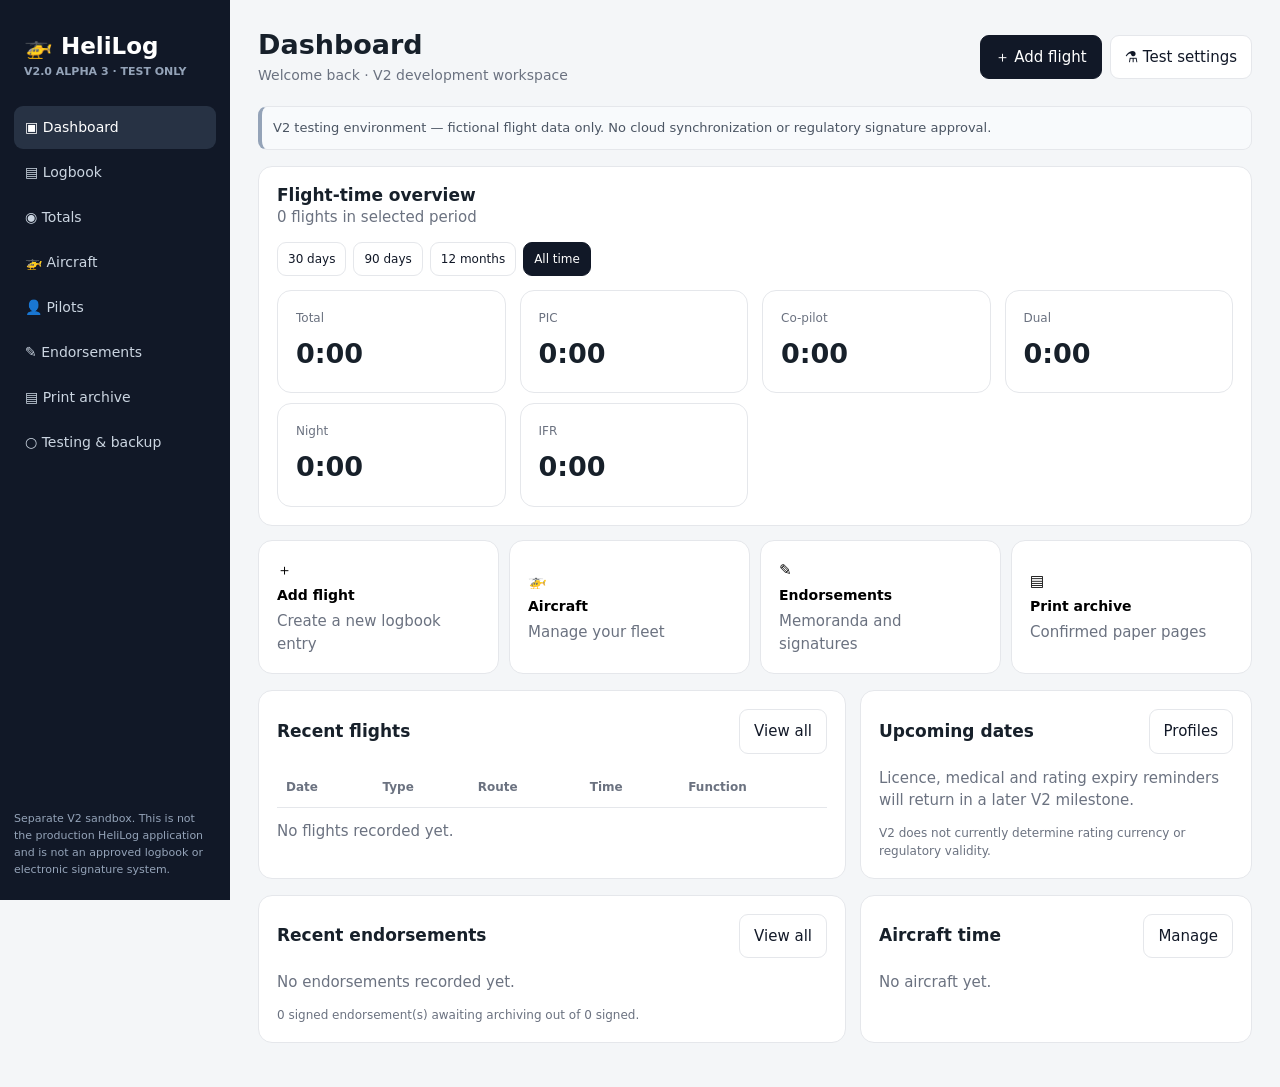
<file: v2/alpha.html>
<!DOCTYPE html>
<html lang="en">
<head>
<meta charset="utf-8">
<meta name="viewport" content="width=device-width,initial-scale=1,viewport-fit=cover">
<meta name="theme-color" content="#101c31">
<title>HeliLog V2.0 Alpha 3 — V1-style interface</title>
<style>
:root{color-scheme:light;--navy:#17233a;--blue:#1e3a65;--text:#1b293e;--muted:#65758a;--line:#dce3ec;--surface:#fff;--bg:#f1f4f8;--accent:#1d4c8d;--red:#a51e32;--green:#0c6651}
*{box-sizing:border-box}body{margin:0;background:var(--bg);color:var(--text);font:15px/1.5 system-ui,-apple-system,Segoe UI,Arial,sans-serif}
button,input,textarea,select{font:inherit}button{cursor:pointer}button:disabled{opacity:.5;cursor:not-allowed}h1,h2,h3{line-height:1.24;margin:0 0 12px}h1{font-size:28px}h2{font-size:20px}h3{font-size:16px}p{margin:0 0 13px}
.layout{display:grid;grid-template-columns:230px 1fr;min-height:100vh}.sidebar{background:var(--navy);color:#fff;padding:22px 15px;display:flex;flex-direction:column;gap:18px}
.brand{font-weight:800;font-size:21px;letter-spacing:-.02em}.brand small{display:block;font-size:11px;font-weight:500;color:#b4c7df;letter-spacing:.08em}
.sidebar nav{display:flex;flex-direction:column;gap:4px}.sidebar nav button{text-align:left;border:0;background:transparent;color:#e6edf5;padding:12px;border-radius:9px}
.sidebar nav button.active,.sidebar nav button:hover{background:#334a6b}.sidebar .bottom{margin-top:auto;color:#c8d7eb;font-size:12px;line-height:1.55}
.content{padding:28px 34px;max-width:1250px;width:100%;margin:0 auto}.pagehead{display:flex;align-items:start;justify-content:space-between;gap:12px;flex-wrap:wrap;margin-bottom:22px}
.pagehead .sub{color:var(--muted);max-width:660px}.card{background:var(--surface);border:1px solid var(--line);border-radius:12px;padding:21px;margin-bottom:17px;box-shadow:0 1px 2px #182a4510}
.grid{display:grid;grid-template-columns:repeat(3,minmax(0,1fr));gap:14px}.stat{font-size:29px;font-weight:750}.muted,.hint{color:var(--muted)}.hint{font-size:12px}.notice{border-left:4px solid var(--accent);background:#e8f0fc;padding:13px 15px;margin-bottom:18px;border-radius:5px}.warning{border-left-color:var(--red);background:#fff0f2}.success{border-left-color:var(--green);background:#e8f7f2}
.actions{display:flex;gap:9px;flex-wrap:wrap;align-items:center}.btn{border:1px solid #c8d2de;background:#fff;color:var(--navy);border-radius:8px;padding:9px 13px;font-weight:650}.btn:hover{background:#f5f7fa}.btn.primary{background:var(--blue);color:white;border-color:var(--blue)}.btn.primary:hover{background:#123059}.btn.danger{border-color:#e3a9b0;color:#9a2133}.btn.small{padding:6px 10px;font-size:12px}
.field{display:flex;flex-direction:column;gap:6px;margin:0 0 14px}.field label{font-size:13px;font-weight:700}.field input,.field textarea,.field select{width:100%;border:1px solid #b8c8d9;border-radius:8px;padding:10px 11px;background:#fff;color:var(--text)}.field textarea{min-height:118px;resize:vertical}.formgrid{display:grid;grid-template-columns:repeat(2,minmax(0,1fr));gap:0 17px}
.item{padding:15px 0;border-bottom:1px solid var(--line)}.item:last-child{border:0}.itemhead{display:flex;justify-content:space-between;align-items:flex-start;gap:10px;flex-wrap:wrap}
.itemtitle{font-weight:750;font-size:16px}.badge{display:inline-block;font-size:11px;font-weight:750;border-radius:100px;padding:3px 8px;background:#eef0f5;color:#475569}.badge.signed{background:#e8f4ed;color:#07603c}.badge.archive{background:#e9eef9;color:#22498d}
.details{display:flex;flex-wrap:wrap;gap:5px 15px;font-size:12px;color:var(--muted);margin:6px 0}.bodytext{white-space:pre-wrap;overflow-wrap:anywhere;margin:9px 0}
.sep{border:0;border-top:1px solid var(--line);margin:18px 0}.sigpad{display:block;width:100%;max-width:680px;height:170px;touch-action:none;border:1px dashed #6e849e;background:#fff;border-radius:8px}
.sigpreview{max-width:170px;max-height:70px;display:block}.selection{display:flex;gap:11px;align-items:start;padding:12px 0;border-bottom:1px solid var(--line)}
.selection input{margin-top:5px;width:17px;height:17px}.selection:last-child{border:0}
pre{white-space:pre-wrap;overflow-wrap:anywhere}.flow{display:flex;gap:10px;align-items:center;flex-wrap:wrap}.flowstep{border:1px solid var(--line);border-radius:8px;padding:9px 12px;background:#fff;font-weight:600;font-size:12px}
a{color:var(--accent)}.footer{color:var(--muted);font-size:12px;margin-top:32px}
@media(max-width:840px){.layout{grid-template-columns:1fr}.sidebar{padding:13px 16px;gap:8px}.sidebar nav{flex-direction:row;overflow:auto}.sidebar nav button{white-space:nowrap;padding:9px 12px}.sidebar .bottom{display:none}.content{padding:19px 16px}.grid{grid-template-columns:1fr}}
@media(max-width:560px){.formgrid{grid-template-columns:1fr}.card{padding:16px}h1{font-size:23px}.itemhead{display:block}.itemhead .actions{margin-top:10px}}
.time-selectors{display:grid;grid-template-columns:repeat(2,minmax(0,1fr));gap:8px;margin-top:7px}.time-selectors label{font-size:11px;color:var(--muted);font-weight:600}.time-selectors label span{display:block;margin-bottom:3px}.time-selectors select{padding:7px 9px;max-width:130px}.hintlink{color:var(--accent);font-weight:650}.invalid{border:2px solid #b42318!important;background:#fff7f8!important} .error-text{font-size:12px;color:#ad1f36;font-weight:650;min-height:16px} .summarybox{background:#ebf4ff;border:1px solid #aec7e6;padding:13px;border-radius:8px;margin:7px 0 15px} .statrow{display:flex;justify-content:space-between;gap:12px;border-bottom:1px solid var(--line);padding:7px 0}.statrow:last-child{border-bottom:0} .checkline{display:flex;gap:8px;align-items:center;margin-bottom:12px} .checkline input{height:17px;width:17px} 
</style>
<link rel="stylesheet" href="./v1-layout.css">
</head>
<body>
<div class="layout">
 <aside class="sidebar">
  <div class="brand">🚁 HeliLog <small>V2.0 ALPHA 3 · TEST ONLY</small></div>
  <nav aria-label="Development pages">
   <button type="button" data-nav="overview" class="active">▣ Dashboard</button>
   <button type="button" data-nav="flights">▤ Logbook</button>
   <button type="button" data-nav="flight-totals">◉ Totals</button>
   <button type="button" data-nav="aircraft">🚁 Aircraft</button>
   <button type="button" data-nav="people">👤 Pilots</button>
   <button type="button" data-nav="endorsements">✎ Endorsements</button>
   <button type="button" data-nav="archive">▤ Print archive</button>
   <button type="button" data-nav="settings">○ Testing &amp; backup</button>
  </nav>
  <div class="bottom">Separate V2 sandbox. This is not the production HeliLog application and is not an approved logbook or electronic signature system.</div>
 </aside>
 <nav class="mobile-nav" aria-label="Mobile navigation">
   <button type="button" data-nav="overview" class="active"><span class="navicon">▣</span>Home</button>
   <button type="button" data-nav="flights"><span class="navicon">▤</span>Logbook</button>
   <button type="button" data-action="new-flight"><span class="navicon">＋</span>Add flight</button>
   <button type="button" data-nav="flight-totals"><span class="navicon">◉</span>Totals</button>
   <button type="button" data-nav="more"><span class="navicon">☷</span>More</button>
 </nav>
 <main class="content" id="app" aria-live="polite"><div class="card">Loading the V2 development workspace…</div></main>
</div>
<script src="./domain.js"></script>
<script src="./storage.js"></script>
<script src="./flights.js"></script>
<script src="./print.js"></script>
<script src="./app.js"></script>
</body>
</html>
</file>
<file: v2/v1-layout.css>
/* HeliLog V2 — V1.43.2-inspired interface system.
   Intentionally mirrors the stable V1 dashboard/cards/navigation; domain/storage stay V2. */
:root{
 --bg:#f4f6f8;--surface:#fff;--text:#17202a;--muted:#6b7280;
 --line:#e5e7eb;--navy:#111827;--blue:#111827;--accent:#111827;
 --dark:#111827;--soft:#eef2f7
}
html,body{background:var(--bg);color:var(--text);font-family:Inter,system-ui,Segoe UI,sans-serif}
.layout{display:block;min-height:100vh}
.sidebar{
 width:230px;position:fixed;inset:0 auto 0 0;z-index:20;
 background:var(--dark);color:#fff;padding:22px 14px;
 display:flex;flex-direction:column;gap:0
}
.brand{font-size:23px;font-weight:800;padding:7px 10px 24px;letter-spacing:normal}
.brand small{font-size:11px;color:#94a3b8;font-weight:600;letter-spacing:0}
.sidebar nav{display:block;flex:none}
.sidebar nav button{
 display:block;width:100%;border:0;background:transparent;text-align:left;
 color:#cbd5e1;padding:11px;border-radius:9px;margin:2px 0;font-size:14px
}
.sidebar nav button:hover,.sidebar nav button.active{background:#273244;color:white}
.sidebar .bottom{margin-top:auto;color:#94a3b8;font-size:11px}
.content{
 width:calc(100% - 230px);max-width:1450px;min-height:100vh;
 margin:0 0 0 230px;padding:28px
}
.pagehead{align-items:center;gap:12px;margin-bottom:20px;flex-wrap:wrap}
.pagehead h1{font-size:27px;font-weight:750;margin:0}
.pagehead .sub{font-size:14px;color:#6b7280;margin:4px 0 0}
.card{padding:18px;border-radius:14px;background:#fff;border:1px solid var(--line);box-shadow:none;margin-bottom:0}
.content>.card,.content>.notice{margin-bottom:16px}
.content>.grid,.content>.dashboard-actions{margin-bottom:16px}
.grid{display:grid;grid-template-columns:repeat(4,minmax(0,1fr));gap:14px}
.grid.two{grid-template-columns:1.5fr 1fr}
.grid.three{grid-template-columns:repeat(3,minmax(0,1fr))}
.grid.stats{grid-template-columns:repeat(4,minmax(0,1fr))}
.grid .card{min-width:0}
.head{display:flex;justify-content:space-between;align-items:center;margin-bottom:13px;gap:12px}
.head h2{font-size:17px;margin:0}
.card h2{font-size:17px}
.card p{margin-bottom:12px}
.card p:last-child{margin-bottom:0}
.label,.hint{font-size:12px;color:var(--muted)}
.big,.stat{font-size:27px;font-weight:800;margin-top:7px;font-variant-numeric:tabular-nums}
.muted,.hint{color:var(--muted)}
.btn{border:1px solid var(--line);background:#fff;color:#111827;border-radius:9px;padding:10px 14px;font-weight:500}
.btn:hover{background:#f8fafc}
.btn.primary{background:#111827;color:#fff;border-color:#111827}
.btn.primary:hover{background:#273244}
.btn.small{padding:6px 10px}
.actions{gap:8px;justify-content:flex-end}
.formgrid{gap:14px;grid-template-columns:repeat(2,minmax(0,1fr))}
.field{gap:0;margin-bottom:0}
.field label{display:block;font-size:13px;font-weight:700;margin:0 0 6px}
.field input,.field textarea,.field select{border:1px solid #d5dae0;border-radius:9px;padding:10px;background:#fff}
.field textarea{min-height:90px}
.field .hint{margin-top:5px}
.formgrid>.field{margin:0}
#flight-form,#aircraft-form,#endorsement-form,#amend-form{display:grid;gap:15px}
#flight-form .formgrid,#aircraft-form .formgrid,#endorsement-form .formgrid,#amend-form .formgrid{gap:14px}
#flight-form .actions,#aircraft-form .actions,#endorsement-form .actions{
 border-top:1px solid var(--line);padding-top:15px
}
.notice{font-size:13px;background:#f8fafc;border:1px solid var(--line);border-left:4px solid #94a3b8;color:#4b5563;border-radius:9px;padding:11px}
.notice.warning{background:#fff4f2;border-color:#f3b4aa;border-left-color:#b42318;color:#8a1c12}
.notice.success{background:#ecfdf3;border-color:#abefc6;border-left-color:#0d8e68;color:#067647}
.badge{background:#eef2ff;color:#3730a3;font-weight:700;padding:3px 7px}
.badge.signed{background:#ecfdf3;color:#067647}
.badge.archive{background:#eef2ff;color:#3730a3}
.summarybox{background:#f8fafc;border:1px solid var(--line);color:#4b5563}
.field{position:relative}
.field input[data-time-field="1"]{padding-right:46px}
.time-toggle{
 position:absolute;right:5px;top:29px;width:36px;height:35px;min-height:35px;
 font-size:19px;border:0;background:transparent;border-radius:7px;color:#4b5563
}
.time-toggle:hover{background:#eef2f7}
.time-selectors[hidden]{display:none!important}
.time-selectors{
 position:absolute;z-index:60;right:0;top:70px;display:grid;
 grid-template-columns:repeat(2,minmax(0,1fr));gap:8px;
 background:#fff;border:1px solid #d5dae0;border-radius:10px;
 padding:10px;min-width:190px;box-shadow:0 10px 25px rgba(0,0,0,.15);
}
.time-selectors label{margin:0}
.time-selectors select{width:100%}

.time-selectors select{border:1px solid #d5dae0}
.item{padding:12px 0}
.itemtitle{font-size:15px}
.details{color:#6b7280;font-size:12px}
.tag{display:inline-block;border-radius:999px;padding:4px 8px;background:var(--soft);font-size:12px;font-weight:700}
.table-scroll{overflow-x:auto}
table{width:100%;border-collapse:collapse;font-size:14px}
th,td{padding:11px 9px;text-align:left;border-bottom:1px solid var(--line);white-space:nowrap}
th{font-size:12px;color:var(--muted)}
tbody tr:hover{background:#fafbfc}
.table-tools{display:flex;align-items:end;gap:10px;flex-wrap:wrap;margin:0 0 14px}
.table-tools .field{flex:1 1 230px;min-width:150px}
.table-tools .field input,.table-tools .field select{width:100%;padding:9px 10px}
.table-foot{border-top:1px solid var(--line);padding-top:12px;margin-top:12px;display:flex;justify-content:space-between;gap:12px;flex-wrap:wrap;color:var(--muted);font-size:13px}
.table-foot b{color:var(--ink,#17202a)}
.icao{font-size:24px;font-weight:850;line-height:1.4}
.aircraft-grid{display:grid;grid-template-columns:repeat(3,minmax(0,1fr));gap:14px}
.aircraft-grid .card{display:flex;flex-direction:column;gap:8px}
.aircraft-grid .actions{margin-top:auto;padding-top:8px}
.detail-line{display:flex;justify-content:space-between;gap:12px;padding:6px 0}
.detail-line:last-child{border:0}
.detail-line strong{font-weight:700}
.section-note{font-size:13px;color:#6b7280}
.dashboard-actions{display:grid;grid-template-columns:repeat(4,minmax(0,1fr));gap:10px;margin:0 0 16px}
.dashboard-actions button{
 text-align:left;min-height:82px;display:flex;flex-direction:column;justify-content:center;gap:4px
}
.dashboard-actions button b{font-size:14px}
.dashboard-range{display:flex;gap:7px;flex-wrap:wrap;margin:12px 0 14px}
.dashboard-range button{min-height:34px;padding:7px 10px;font-size:12px}
.dashboard-range button.active{background:#111827;border-color:#111827;color:white}
.more-links{display:grid;grid-template-columns:repeat(2,minmax(0,1fr));gap:12px}
.more-link{text-align:left;min-height:92px;display:flex;flex-direction:column;justify-content:center;gap:5px}
.more-link b{font-size:15px}
.more-link span{font-size:12px}
.mobile-nav{display:none}
.mobile-nav button{cursor:pointer}
@media(max-width:1180px) and (min-width:851px){
 .sidebar{width:205px}
 .content{margin-left:205px;width:calc(100% - 205px);padding:24px 20px}
 .grid.two{grid-template-columns:1fr}
 .grid.stats{grid-template-columns:repeat(2,minmax(0,1fr))}
 .aircraft-grid{grid-template-columns:repeat(2,minmax(0,1fr))}
}
@media(max-width:850px){
 html,body{overscroll-behavior-y:none;overflow-x:clip}
 .sidebar{display:none}
 .content{margin:0;width:100%;max-width:100%;padding:calc(14px + env(safe-area-inset-top)) 12px calc(90px + env(safe-area-inset-bottom))}
 .grid.stats{grid-template-columns:repeat(2,minmax(0,1fr))}
 .grid.two,.grid.three,.aircraft-grid,.formgrid,#flight-form .formgrid,#aircraft-form .formgrid,#endorsement-form .formgrid,#amend-form .formgrid{grid-template-columns:1fr}
 .card{padding:15px;border-radius:12px}
 .pagehead{align-items:flex-start;flex-direction:column;margin-bottom:16px}
 .pagehead h1{font-size:23px}
 .pagehead .actions{justify-content:flex-start;width:100%}
 .pagehead .sub{font-size:13px}
 button,.btn{min-height:44px}
 input,select,textarea{font-size:16px}
 .field input,.field select,.field textarea{min-height:46px}
 .dashboard-actions{grid-template-columns:repeat(2,minmax(0,1fr))}
 .mobile-nav{
  display:grid;grid-template-columns:repeat(5,minmax(0,1fr));position:fixed;z-index:50;
  bottom:0;left:0;right:0;background:rgba(255,255,255,.97);
  backdrop-filter:blur(14px);border-top:1px solid var(--line);
  padding:5px 6px calc(5px + env(safe-area-inset-bottom));
  box-shadow:0 -4px 18px rgba(15,23,42,.06)
 }
 .mobile-nav button{
  border:0;background:transparent;color:#64748b;min-height:52px;border-radius:10px;
  font-size:10px;font-weight:700;display:flex;flex-direction:column;justify-content:center;align-items:center;gap:2px
 }
 .mobile-nav button.active{background:#eef2f7;color:#111827}
 body:has(input:focus) .mobile-nav,body:has(textarea:focus) .mobile-nav,
 body:has(select:focus) .mobile-nav{display:none}
 body:has(input:focus) .content,body:has(textarea:focus) .content,
 body:has(select:focus) .content{padding-bottom:calc(22px + env(safe-area-inset-bottom))}

 .mobile-nav .navicon{font-size:19px;line-height:1}
 .table-scroll{max-width:100%}
 .actions{justify-content:flex-start}
 .footer{margin-bottom:10px}
}
@media(max-width:480px){
 .card{padding:13px}
 .content{padding-left:10px;padding-right:10px}
 .big,.stat{font-size:23px}
 .grid.stats{grid-template-columns:repeat(2,minmax(0,1fr))}
}
</file>
